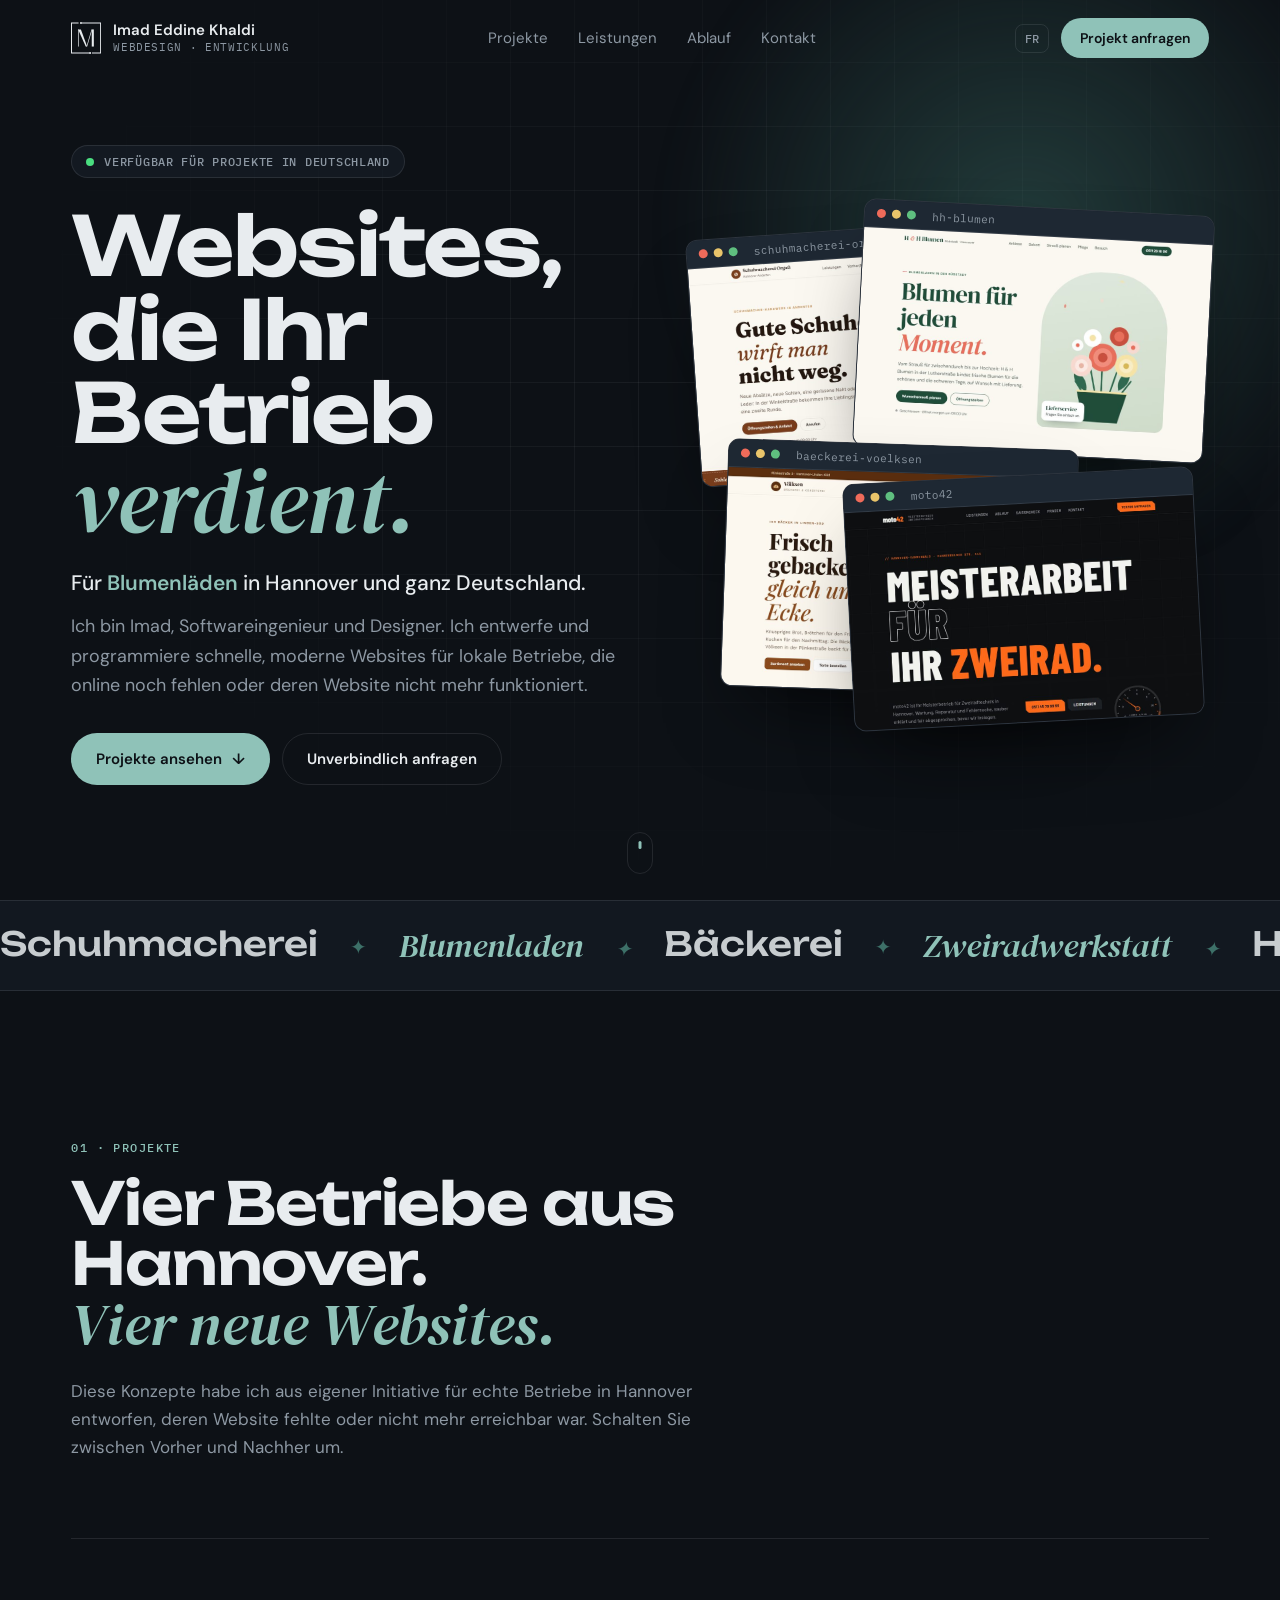
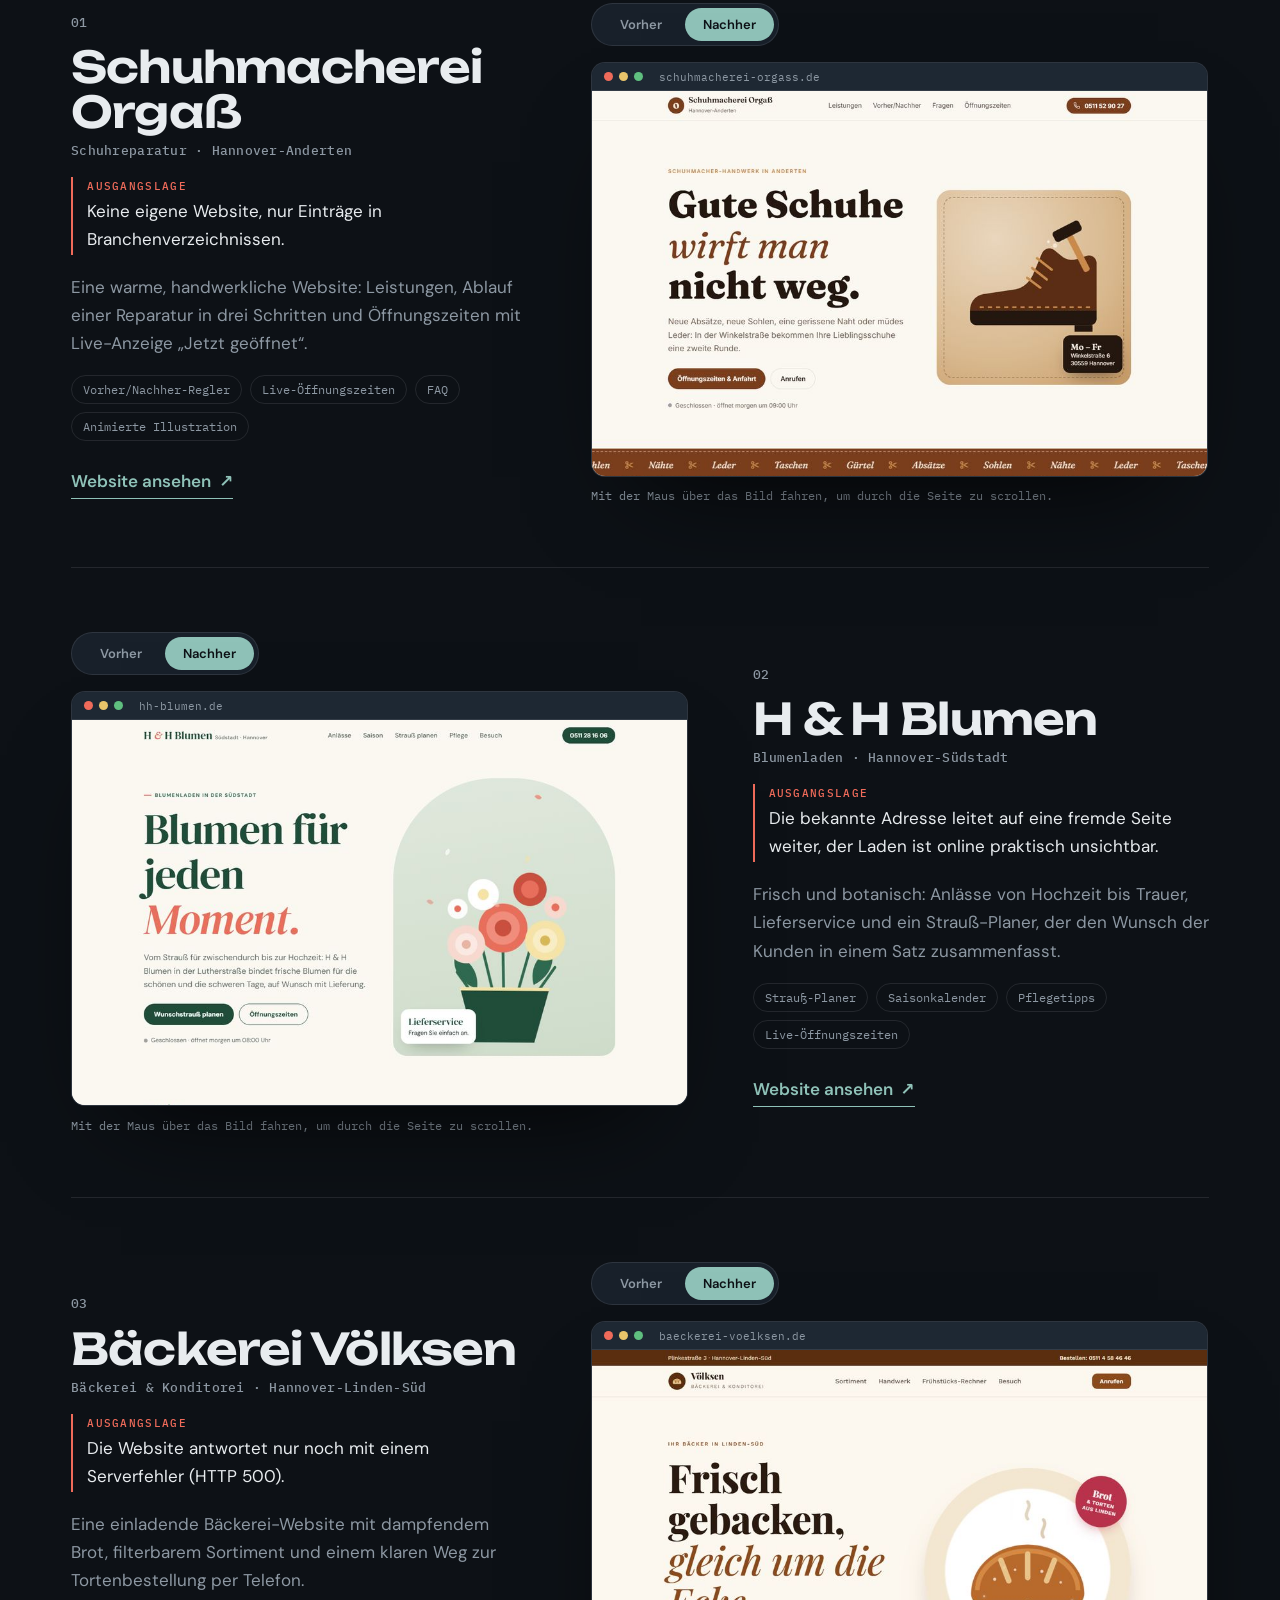
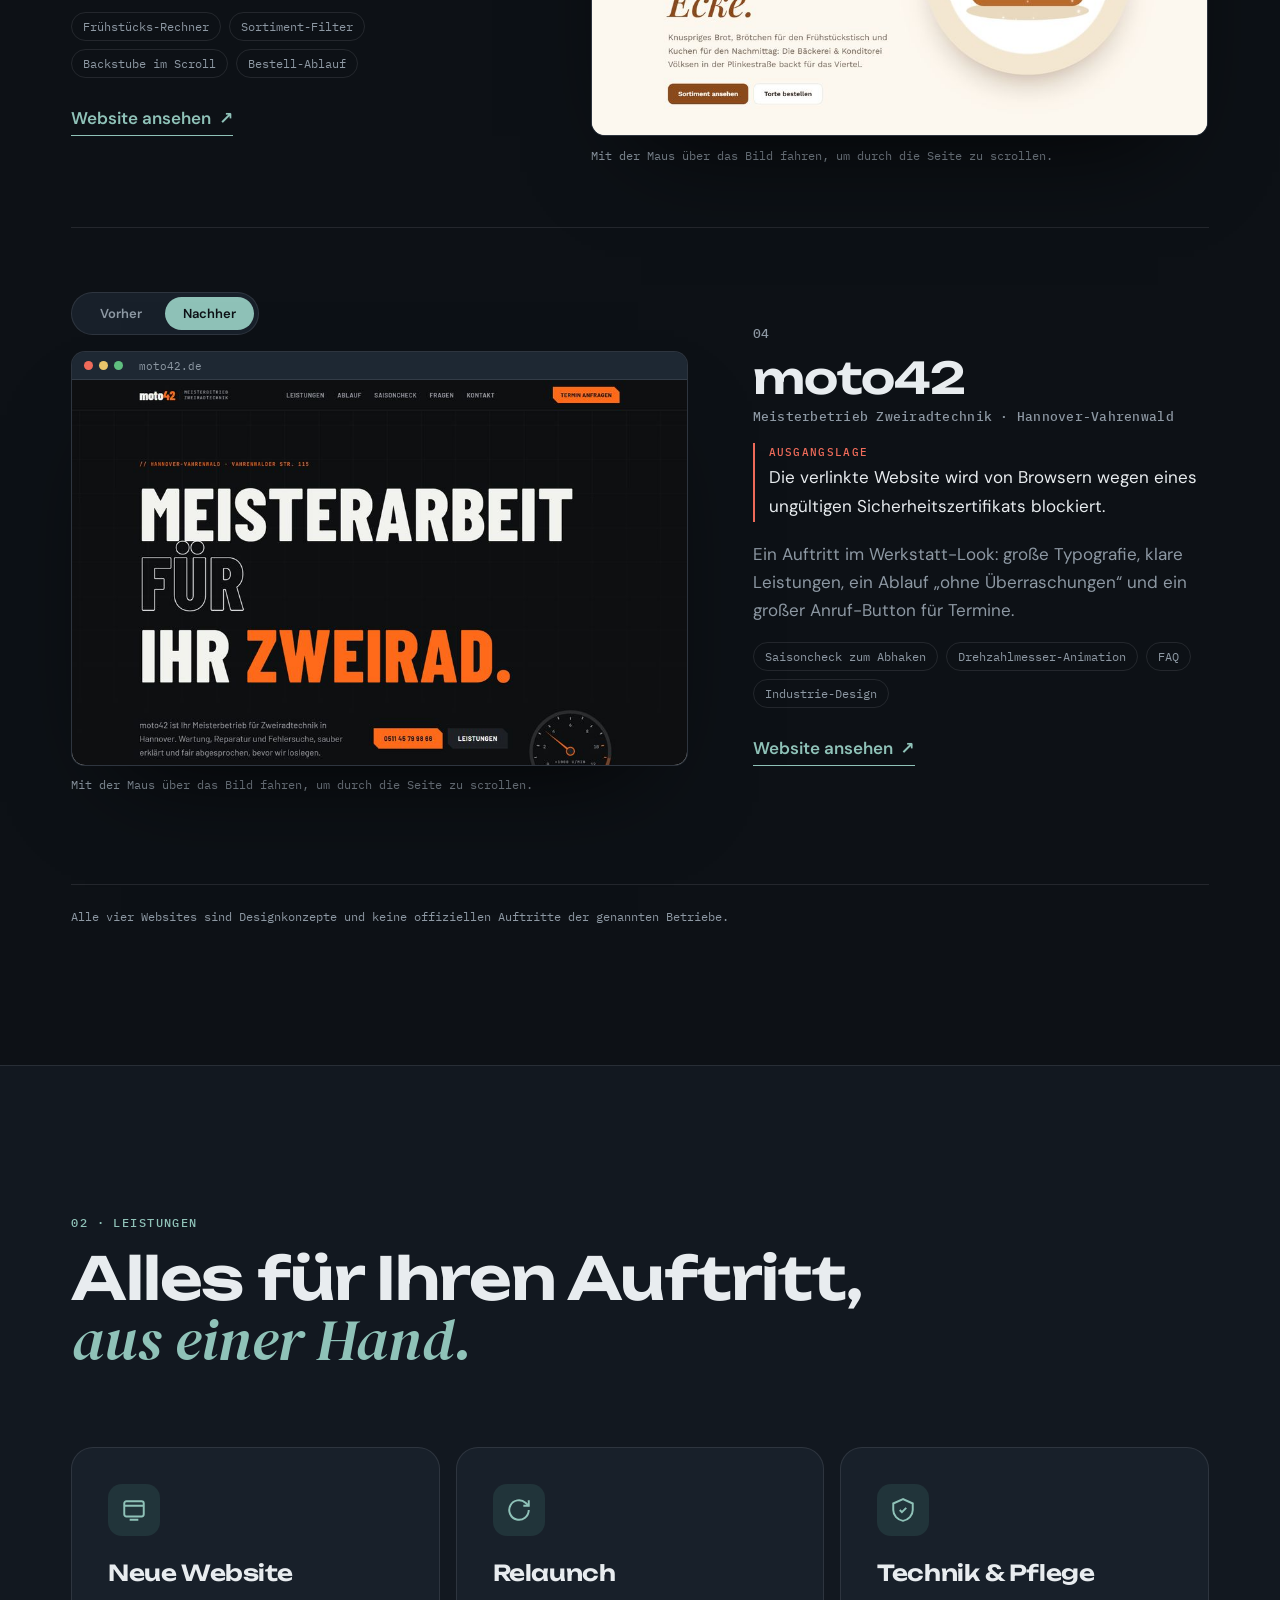
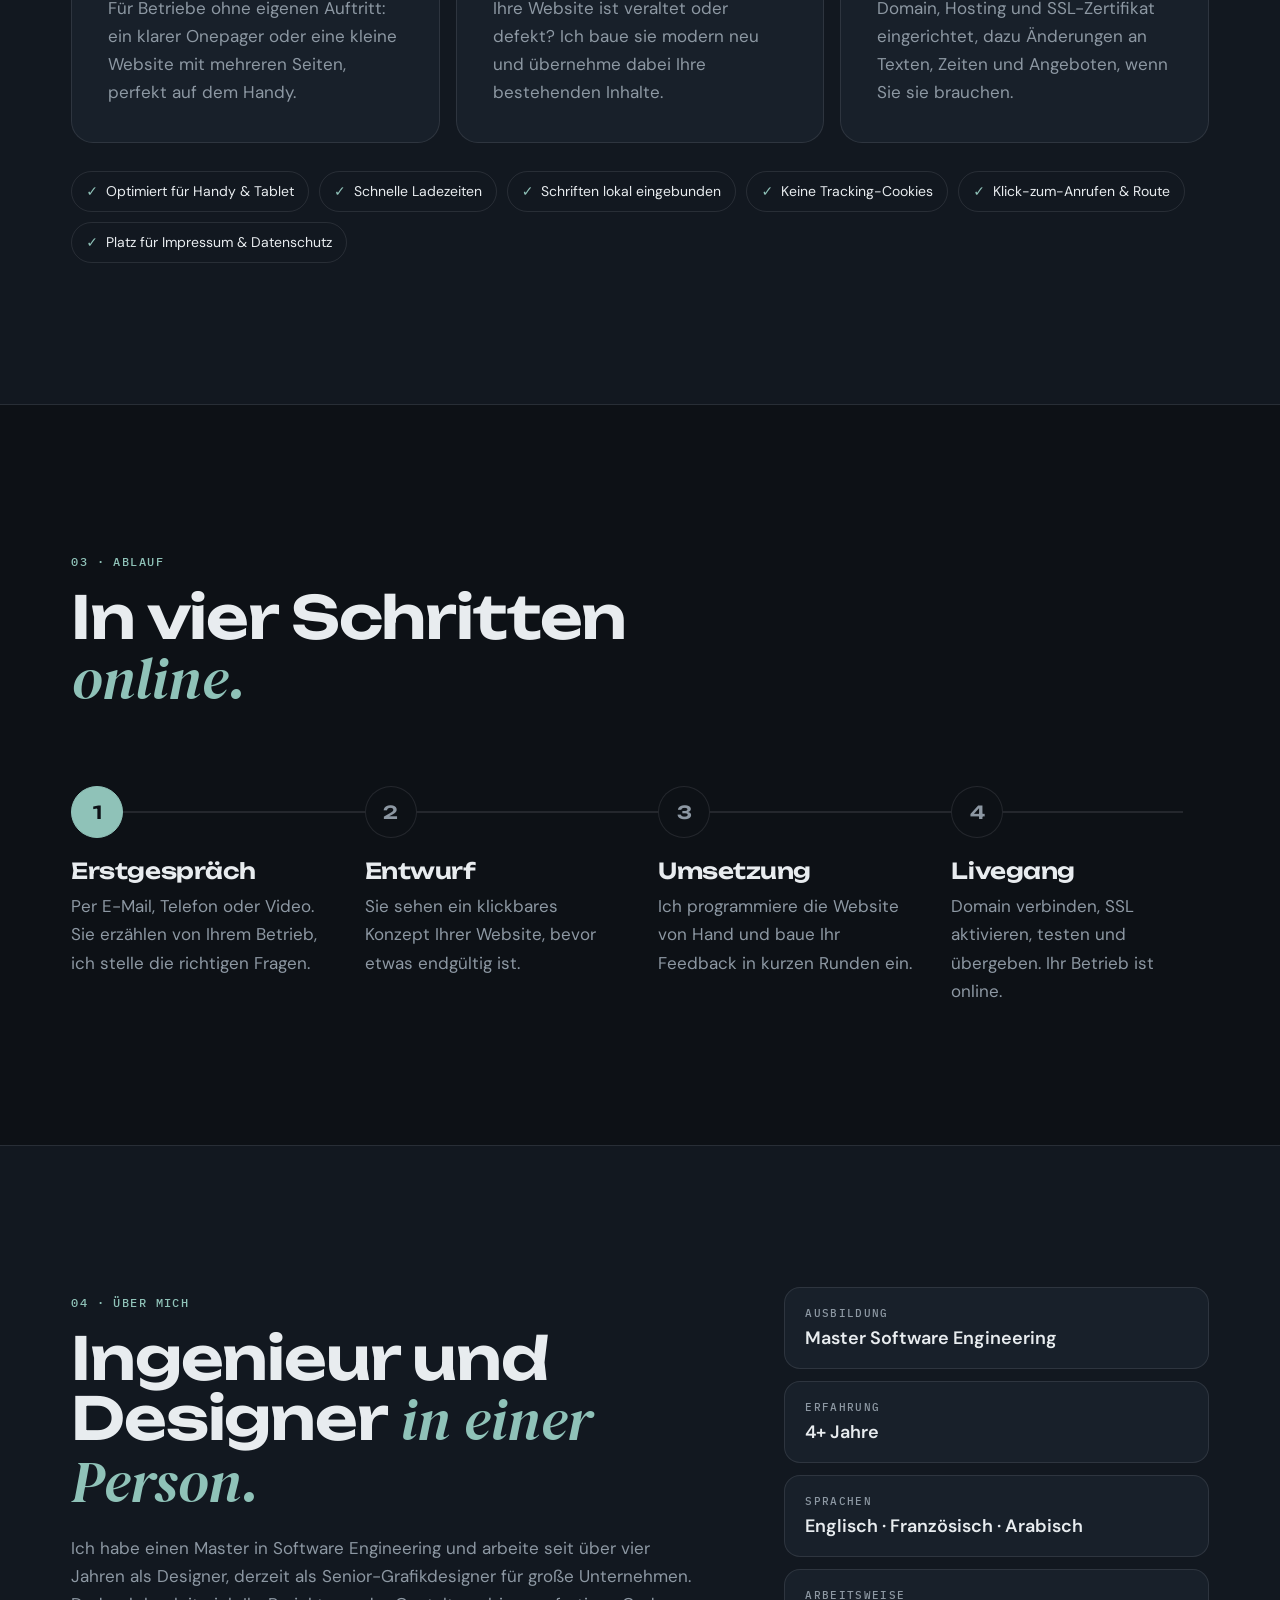
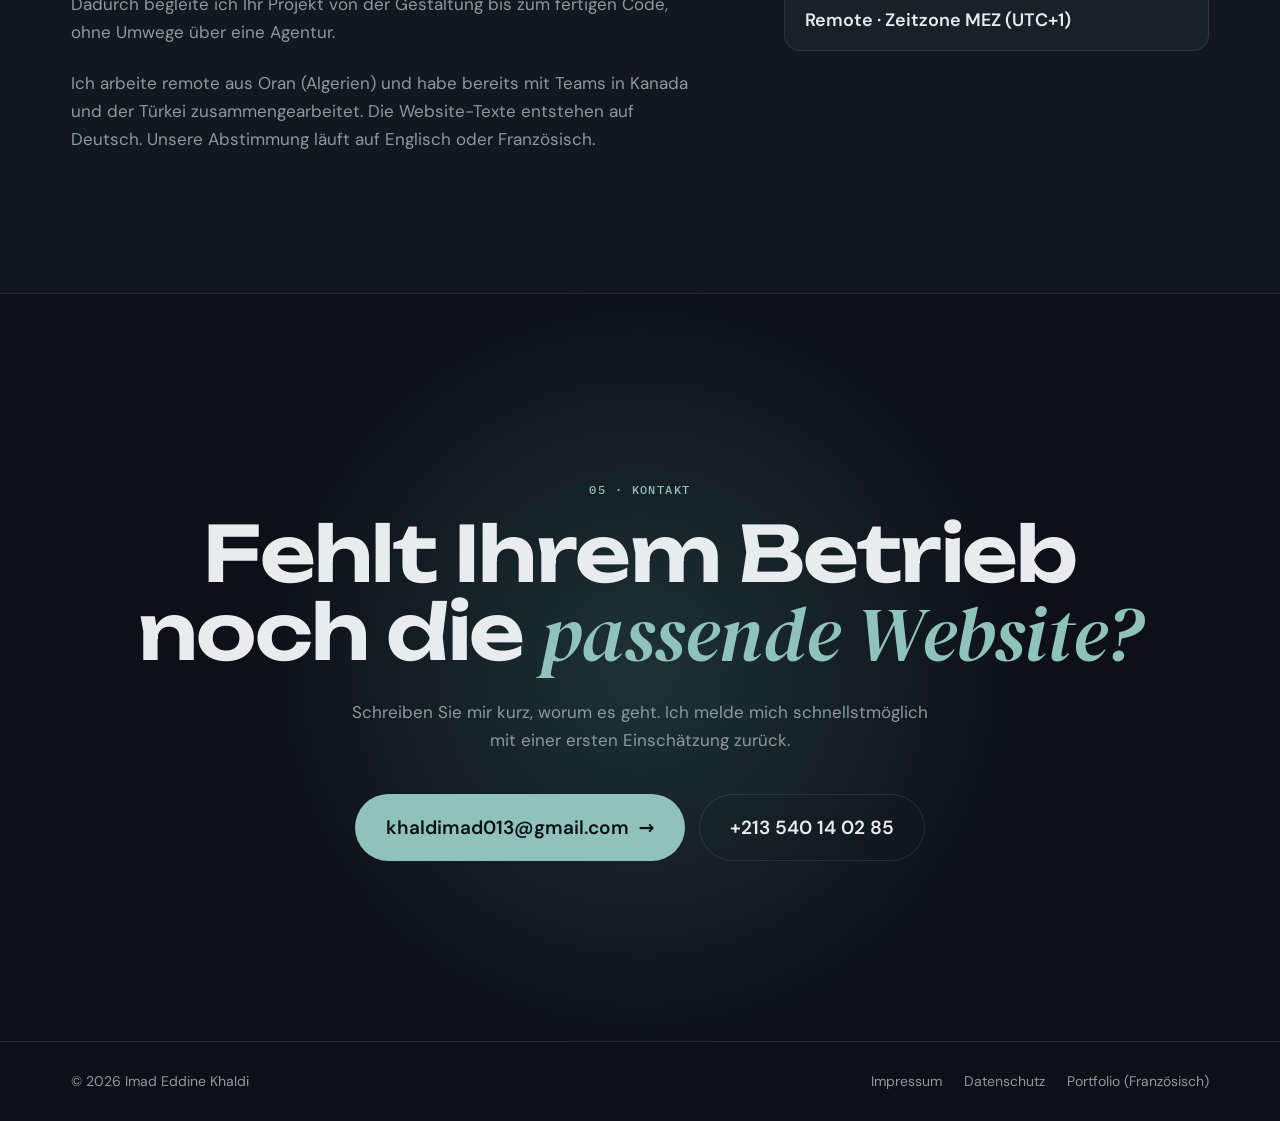
<file: index.html>
<!doctype html>
<html lang="de">
<head>
<meta charset="utf-8">
<meta name="viewport" content="width=device-width, initial-scale=1">
<title>Imad Eddine Khaldi · Webdesign für lokale Betriebe in Deutschland</title>
<meta name="description" content="Moderne, schnelle Websites für Bäckereien, Blumenläden, Werkstätten und Handwerksbetriebe in Hannover und ganz Deutschland. Entworfen und programmiert von Imad Eddine Khaldi.">
<meta property="og:title" content="Imad Eddine Khaldi · Webdesign für lokale Betriebe">
<meta property="og:description" content="Vier Betriebe aus Hannover, vier neue Websites. Sehen Sie Vorher und Nachher.">
<meta property="og:image" content="/assets/covers/hh-blumen.jpg">
<meta property="og:locale" content="de_DE">
<link rel="alternate" hreflang="fr" href="https://www.imadportfolio.dev/">
<link rel="alternate" hreflang="de" href="https://de.imadportfolio.dev/">
<link rel="icon" href="/favicon.svg" type="image/svg+xml">
<link rel="stylesheet" href="/fonts/fonts.css">
<link rel="stylesheet" href="/styles.css">
<script src="/main.js" defer></script>
</head>
<body>
<a class="skip" href="#projekte">Zum Inhalt springen</a>

<header class="hdr" id="hdr">
  <div class="wrap hdr-in">
    <a class="brand" href="#top" aria-label="Imad Eddine Khaldi, zum Seitenanfang">
      <svg viewBox="0 0 578 610" fill="currentColor" aria-hidden="true"><g fill="none" stroke="currentColor" stroke-width="22" stroke-linecap="square"><path d="M135 15H8V595H352"/><path d="M207 15H572V595H415"/></g><rect x="175" y="0" width="32" height="32"/><rect x="352" y="578" width="34" height="32"/><rect x="137" y="140" width="13" height="330"/><path d="M137 140H191L311 470H284Z"/><path d="M396 140H409L311 470H298Z"/><rect x="400" y="140" width="40" height="330"/></svg>
      <span>Imad Eddine Khaldi<small>Webdesign · Entwicklung</small></span>
    </a>
    <nav class="nav" aria-label="Hauptnavigation">
      <a href="#projekte">Projekte</a><a href="#leistungen">Leistungen</a><a href="#ablauf">Ablauf</a><a href="#kontakt">Kontakt</a>
    </nav>
    <div class="hdr-right">
      <a class="lang" href="https://www.imadportfolio.dev/" hreflang="fr" lang="fr" title="Version française">FR</a>
      <a class="btn btn-sm magnetic" href="#kontakt">Projekt anfragen</a>
    </div>
  </div>
</header>

<main id="top">
  <!-- HERO -->
  <section class="hero">
    <div class="hero-grid" aria-hidden="true"></div>
    <div class="hero-glow" aria-hidden="true"></div>
    <div class="wrap hero-in">
      <div class="hero-copy">
        <span class="chip in-load"><i></i>Verfügbar für Projekte in Deutschland</span>
        <h1 class="split" data-split>Websites, die Ihr Betrieb <em>verdient.</em></h1>
        <p class="rotator in-load" aria-live="polite">Für <span class="rot"><b>Bäckereien</b><b>Blumenläden</b><b>Werkstätten</b><b>Handwerksbetriebe</b><b>Bäckereien</b></span> in Hannover und ganz Deutschland.</p>
        <p class="lead in-load">Ich bin Imad, Softwareingenieur und Designer. Ich entwerfe und programmiere schnelle, moderne Websites für lokale Betriebe, die online noch fehlen oder deren Website nicht mehr funktioniert.</p>
        <div class="ctas in-load">
          <a class="btn magnetic" href="#projekte">Projekte ansehen <span aria-hidden="true">↓</span></a>
          <a class="btn btn-ghost magnetic" href="#kontakt">Unverbindlich anfragen</a>
        </div>
      </div>
      <div class="stack" aria-hidden="true">
        <figure class="win w1" data-depth="18"><div class="win-bar"><i></i><i></i><i></i><span>schuhmacherei-orgass</span></div><img src="/assets/covers/schuhmacherei-orgass.jpg" alt="" width="960" height="600"></figure>
        <figure class="win w2" data-depth="34"><div class="win-bar"><i></i><i></i><i></i><span>hh-blumen</span></div><img src="/assets/covers/hh-blumen.jpg" alt="" width="960" height="600"></figure>
        <figure class="win w3" data-depth="26"><div class="win-bar"><i></i><i></i><i></i><span>baeckerei-voelksen</span></div><img src="/assets/covers/baeckerei-voelksen.jpg" alt="" width="960" height="600"></figure>
        <figure class="win w4" data-depth="42"><div class="win-bar"><i></i><i></i><i></i><span>moto42</span></div><img src="/assets/covers/moto42.jpg" alt="" width="960" height="600"></figure>
      </div>
    </div>
    <a class="scroll-cue" href="#projekte" aria-label="Nach unten scrollen"><span></span></a>
  </section>

  <!-- MARQUEE -->
  <div class="marquee" aria-hidden="true">
    <div class="marquee-track">
      <span>Schuhmacherei</span><span>Blumenladen</span><span>Bäckerei</span><span>Zweiradwerkstatt</span><span>Hannover</span><span>Anderten</span><span>Südstadt</span><span>Linden</span><span>Vahrenwald</span>
      <span>Schuhmacherei</span><span>Blumenladen</span><span>Bäckerei</span><span>Zweiradwerkstatt</span><span>Hannover</span><span>Anderten</span><span>Südstadt</span><span>Linden</span><span>Vahrenwald</span>
    </div>
  </div>

  <!-- PROJECTS -->
  <section class="sec" id="projekte">
    <div class="wrap">
      <div class="sec-head">
        <span class="kicker rv">01 · Projekte</span>
        <h2 class="rv">Vier Betriebe aus Hannover.<br><em>Vier neue Websites.</em></h2>
        <p class="rv">Diese Konzepte habe ich aus eigener Initiative für echte Betriebe in Hannover entworfen, deren Website fehlte oder nicht mehr erreichbar war. Schalten Sie zwischen Vorher und Nachher um.</p>
      </div>

      <!-- Project 1 -->
      <article class="proj rv" data-proj>
        <div class="proj-info">
          <span class="proj-num">01</span>
          <h3>Schuhmacherei Orgaß</h3>
          <p class="proj-meta">Schuhreparatur · Hannover-Anderten</p>
          <p class="proj-issue"><b>Ausgangslage</b>Keine eigene Website, nur Einträge in Branchenverzeichnissen.</p>
          <p>Eine warme, handwerkliche Website: Leistungen, Ablauf einer Reparatur in drei Schritten und Öffnungszeiten mit Live-Anzeige „Jetzt geöffnet“.</p>
          <ul class="tags"><li>Vorher/Nachher-Regler</li><li>Live-Öffnungszeiten</li><li>FAQ</li><li>Animierte Illustration</li></ul>
          <a class="link-arrow" href="/sites/schuhmacherei-orgass/" target="_blank" rel="noopener">Website ansehen <span aria-hidden="true">↗</span></a>
        </div>
        <div class="proj-view">
          <div class="toggle" role="group" aria-label="Ansicht wählen"><button type="button" aria-pressed="false" data-view="before">Vorher</button><button type="button" aria-pressed="true" data-view="after">Nachher</button><span class="toggle-pill" aria-hidden="true"></span></div>
          <div class="frame" data-state="after">
            <div class="win-bar"><i></i><i></i><i></i><span class="url">schuhmacherei-orgass.de</span></div>
            <div class="screen">
              <div class="before b-none"><svg viewBox="0 0 64 64" fill="none" stroke="currentColor" stroke-width="3"><circle cx="28" cy="28" r="16"/><path d="m40 40 12 12"/></svg><b>Keine Website gefunden</b><span>Kunden finden online nur Adresse und Telefonnummer in Verzeichnissen.</span></div>
              <div class="after"><img src="/assets/shots/schuhmacherei-orgass.jpg" alt="Neue Website der Schuhmacherei Orgaß, ganze Seite" width="960" height="2133" loading="lazy"></div>
            </div>
          </div>
          <p class="hint">Mit der Maus über das Bild fahren, um durch die Seite zu scrollen.</p>
        </div>
      </article>

      <!-- Project 2 -->
      <article class="proj rv" data-proj>
        <div class="proj-info">
          <span class="proj-num">02</span>
          <h3>H &amp; H Blumen</h3>
          <p class="proj-meta">Blumenladen · Hannover-Südstadt</p>
          <p class="proj-issue"><b>Ausgangslage</b>Die bekannte Adresse leitet auf eine fremde Seite weiter, der Laden ist online praktisch unsichtbar.</p>
          <p>Frisch und botanisch: Anlässe von Hochzeit bis Trauer, Lieferservice und ein Strauß-Planer, der den Wunsch der Kunden in einem Satz zusammenfasst.</p>
          <ul class="tags"><li>Strauß-Planer</li><li>Saisonkalender</li><li>Pflegetipps</li><li>Live-Öffnungszeiten</li></ul>
          <a class="link-arrow" href="/sites/hh-blumen/" target="_blank" rel="noopener">Website ansehen <span aria-hidden="true">↗</span></a>
        </div>
        <div class="proj-view">
          <div class="toggle" role="group" aria-label="Ansicht wählen"><button type="button" aria-pressed="false" data-view="before">Vorher</button><button type="button" aria-pressed="true" data-view="after">Nachher</button><span class="toggle-pill" aria-hidden="true"></span></div>
          <div class="frame" data-state="after">
            <div class="win-bar"><i></i><i></i><i></i><span class="url">hh-blumen.de</span></div>
            <div class="screen">
              <div class="before b-redirect"><span class="spinner"></span><b>Weiterleitung …</b><span>Die Adresse führt nicht mehr zum Blumenladen, sondern auf eine fremde Seite.</span></div>
              <div class="after"><img src="/assets/shots/hh-blumen.jpg" alt="Neue Website von H &amp; H Blumen, ganze Seite" width="960" height="2133" loading="lazy"></div>
            </div>
          </div>
          <p class="hint">Mit der Maus über das Bild fahren, um durch die Seite zu scrollen.</p>
        </div>
      </article>

      <!-- Project 3 -->
      <article class="proj rv" data-proj>
        <div class="proj-info">
          <span class="proj-num">03</span>
          <h3>Bäckerei Völksen</h3>
          <p class="proj-meta">Bäckerei &amp; Konditorei · Hannover-Linden-Süd</p>
          <p class="proj-issue"><b>Ausgangslage</b>Die Website antwortet nur noch mit einem Serverfehler (HTTP 500).</p>
          <p>Eine einladende Bäckerei-Website mit dampfendem Brot, filterbarem Sortiment und einem klaren Weg zur Tortenbestellung per Telefon.</p>
          <ul class="tags"><li>Frühstücks-Rechner</li><li>Sortiment-Filter</li><li>Backstube im Scroll</li><li>Bestell-Ablauf</li></ul>
          <a class="link-arrow" href="/sites/baeckerei-voelksen/" target="_blank" rel="noopener">Website ansehen <span aria-hidden="true">↗</span></a>
        </div>
        <div class="proj-view">
          <div class="toggle" role="group" aria-label="Ansicht wählen"><button type="button" aria-pressed="false" data-view="before">Vorher</button><button type="button" aria-pressed="true" data-view="after">Nachher</button><span class="toggle-pill" aria-hidden="true"></span></div>
          <div class="frame" data-state="after">
            <div class="win-bar"><i></i><i></i><i></i><span class="url">baeckerei-voelksen.de</span></div>
            <div class="screen">
              <div class="before b-500"><code>500</code><b>Internal Server Error</b><span>Besucher sehen eine leere Seite statt Brot, Kuchen und Öffnungszeiten.</span></div>
              <div class="after"><img src="/assets/shots/baeckerei-voelksen.jpg" alt="Neue Website der Bäckerei Völksen, ganze Seite" width="960" height="2133" loading="lazy"></div>
            </div>
          </div>
          <p class="hint">Mit der Maus über das Bild fahren, um durch die Seite zu scrollen.</p>
        </div>
      </article>

      <!-- Project 4 -->
      <article class="proj rv" data-proj>
        <div class="proj-info">
          <span class="proj-num">04</span>
          <h3>moto42</h3>
          <p class="proj-meta">Meisterbetrieb Zweiradtechnik · Hannover-Vahrenwald</p>
          <p class="proj-issue"><b>Ausgangslage</b>Die verlinkte Website wird von Browsern wegen eines ungültigen Sicherheitszertifikats blockiert.</p>
          <p>Ein Auftritt im Werkstatt-Look: große Typografie, klare Leistungen, ein Ablauf „ohne Überraschungen“ und ein großer Anruf-Button für Termine.</p>
          <ul class="tags"><li>Saisoncheck zum Abhaken</li><li>Drehzahlmesser-Animation</li><li>FAQ</li><li>Industrie-Design</li></ul>
          <a class="link-arrow" href="/sites/moto42/" target="_blank" rel="noopener">Website ansehen <span aria-hidden="true">↗</span></a>
        </div>
        <div class="proj-view">
          <div class="toggle" role="group" aria-label="Ansicht wählen"><button type="button" aria-pressed="false" data-view="before">Vorher</button><button type="button" aria-pressed="true" data-view="after">Nachher</button><span class="toggle-pill" aria-hidden="true"></span></div>
          <div class="frame" data-state="after">
            <div class="win-bar"><i></i><i></i><i></i><span class="url">moto42.de</span></div>
            <div class="screen">
              <div class="before b-cert"><svg viewBox="0 0 64 64" fill="none" stroke="currentColor" stroke-width="3"><path d="M32 6 54 14v16c0 14-9 24-22 28C19 54 10 44 10 30V14z"/><path d="M32 22v14M32 42v2"/></svg><b>Ihre Verbindung ist nicht privat</b><span>Browser warnen vor der Seite. Die meisten Besucher kehren hier um.</span></div>
              <div class="after"><img src="/assets/shots/moto42.jpg" alt="Neue Website von moto42, ganze Seite" width="960" height="2133" loading="lazy"></div>
            </div>
          </div>
          <p class="hint">Mit der Maus über das Bild fahren, um durch die Seite zu scrollen.</p>
        </div>
      </article>

      <p class="note rv">Alle vier Websites sind Designkonzepte und keine offiziellen Auftritte der genannten Betriebe.</p>
    </div>
  </section>

  <!-- SERVICES -->
  <section class="sec sec-alt" id="leistungen">
    <div class="wrap">
      <div class="sec-head">
        <span class="kicker rv">02 · Leistungen</span>
        <h2 class="rv">Alles für Ihren Auftritt,<br><em>aus einer Hand.</em></h2>
      </div>
      <div class="cards">
        <article class="card rv spot"><span class="card-ic"><svg viewBox="0 0 24 24" fill="none" stroke="currentColor" stroke-width="1.8"><rect x="3" y="4" width="18" height="14" rx="2"/><path d="M3 8h18M8 21h8"/></svg></span><h3>Neue Website</h3><p>Für Betriebe ohne eigenen Auftritt: ein klarer Onepager oder eine kleine Website mit mehreren Seiten, perfekt auf dem Handy.</p></article>
        <article class="card rv spot"><span class="card-ic"><svg viewBox="0 0 24 24" fill="none" stroke="currentColor" stroke-width="1.8"><path d="M21 12a9 9 0 1 1-3-6.7L21 8"/><path d="M21 3v5h-5"/></svg></span><h3>Relaunch</h3><p>Ihre Website ist veraltet oder defekt? Ich baue sie modern neu und übernehme dabei Ihre bestehenden Inhalte.</p></article>
        <article class="card rv spot"><span class="card-ic"><svg viewBox="0 0 24 24" fill="none" stroke="currentColor" stroke-width="1.8"><path d="M12 2 3 6v6c0 5 4 9 9 10 5-1 9-5 9-10V6z"/><path d="m9 12 2 2 4-4"/></svg></span><h3>Technik &amp; Pflege</h3><p>Domain, Hosting und SSL-Zertifikat eingerichtet, dazu Änderungen an Texten, Zeiten und Angeboten, wenn Sie sie brauchen.</p></article>
      </div>
      <ul class="incl rv" aria-label="Immer inklusive">
        <li>Optimiert für Handy &amp; Tablet</li>
        <li>Schnelle Ladezeiten</li>
        <li>Schriften lokal eingebunden</li>
        <li>Keine Tracking-Cookies</li>
        <li>Klick-zum-Anrufen &amp; Route</li>
        <li>Platz für Impressum &amp; Datenschutz</li>
      </ul>
    </div>
  </section>

  <!-- PROCESS -->
  <section class="sec" id="ablauf">
    <div class="wrap">
      <div class="sec-head">
        <span class="kicker rv">03 · Ablauf</span>
        <h2 class="rv">In vier Schritten<br><em>online.</em></h2>
      </div>
      <ol class="steps" id="steps">
        <li class="rv"><span class="step-dot">1</span><h3>Erstgespräch</h3><p>Per E-Mail, Telefon oder Video. Sie erzählen von Ihrem Betrieb, ich stelle die richtigen Fragen.</p></li>
        <li class="rv"><span class="step-dot">2</span><h3>Entwurf</h3><p>Sie sehen ein klickbares Konzept Ihrer Website, bevor etwas endgültig ist.</p></li>
        <li class="rv"><span class="step-dot">3</span><h3>Umsetzung</h3><p>Ich programmiere die Website von Hand und baue Ihr Feedback in kurzen Runden ein.</p></li>
        <li class="rv"><span class="step-dot">4</span><h3>Livegang</h3><p>Domain verbinden, SSL aktivieren, testen und übergeben. Ihr Betrieb ist online.</p></li>
        <span class="steps-line" aria-hidden="true"><span id="stepsFill"></span></span>
      </ol>
    </div>
  </section>

  <!-- ABOUT -->
  <section class="sec sec-alt" id="ueber">
    <div class="wrap about">
      <div class="about-copy">
        <span class="kicker rv">04 · Über mich</span>
        <h2 class="rv">Ingenieur und Designer <em>in einer Person.</em></h2>
        <p class="rv">Ich habe einen Master in Software Engineering und arbeite seit über vier Jahren als Designer, derzeit als Senior-Grafikdesigner für große Unternehmen. Dadurch begleite ich Ihr Projekt von der Gestaltung bis zum fertigen Code, ohne Umwege über eine Agentur.</p>
        <p class="rv">Ich arbeite remote aus Oran (Algerien) und habe bereits mit Teams in Kanada und der Türkei zusammengearbeitet. Die Website-Texte entstehen auf Deutsch. Unsere Abstimmung läuft auf Englisch oder Französisch.</p>
      </div>
      <dl class="facts">
        <div class="rv"><dt>Ausbildung</dt><dd>Master Software Engineering</dd></div>
        <div class="rv"><dt>Erfahrung</dt><dd><span class="count" data-to="4">0</span>+ Jahre</dd></div>
        <div class="rv"><dt>Sprachen</dt><dd>Englisch · Französisch · Arabisch</dd></div>
        <div class="rv"><dt>Arbeitsweise</dt><dd>Remote · Zeitzone MEZ (UTC+1)</dd></div>
      </dl>
    </div>
  </section>

  <!-- CONTACT -->
  <section class="contact" id="kontakt">
    <div class="wrap contact-in">
      <span class="kicker rv">05 · Kontakt</span>
      <h2 class="rv big">Fehlt Ihrem Betrieb noch die <em>passende Website?</em></h2>
      <p class="rv">Schreiben Sie mir kurz, worum es geht. Ich melde mich schnellstmöglich mit einer ersten Einschätzung zurück.</p>
      <div class="contact-ctas rv">
        <a class="btn btn-xl magnetic" href="mailto:khaldimad013@gmail.com?subject=Website-Anfrage%20aus%20Deutschland">khaldimad013@gmail.com <span aria-hidden="true">→</span></a>
        <a class="btn btn-ghost btn-xl magnetic" href="tel:+213540140285">+213 540 14 02 85</a>
      </div>
    </div>
  </section>
</main>

<footer class="ftr">
  <div class="wrap ftr-in">
    <span>© <span id="year">2026</span> Imad Eddine Khaldi</span>
    <nav aria-label="Rechtliches"><a href="/impressum.html">Impressum</a><a href="/datenschutz.html">Datenschutz</a><a href="https://www.imadportfolio.dev/" hreflang="fr">Portfolio (Französisch)</a></nav>
  </div>
</footer>
</body>
</html>
</file>
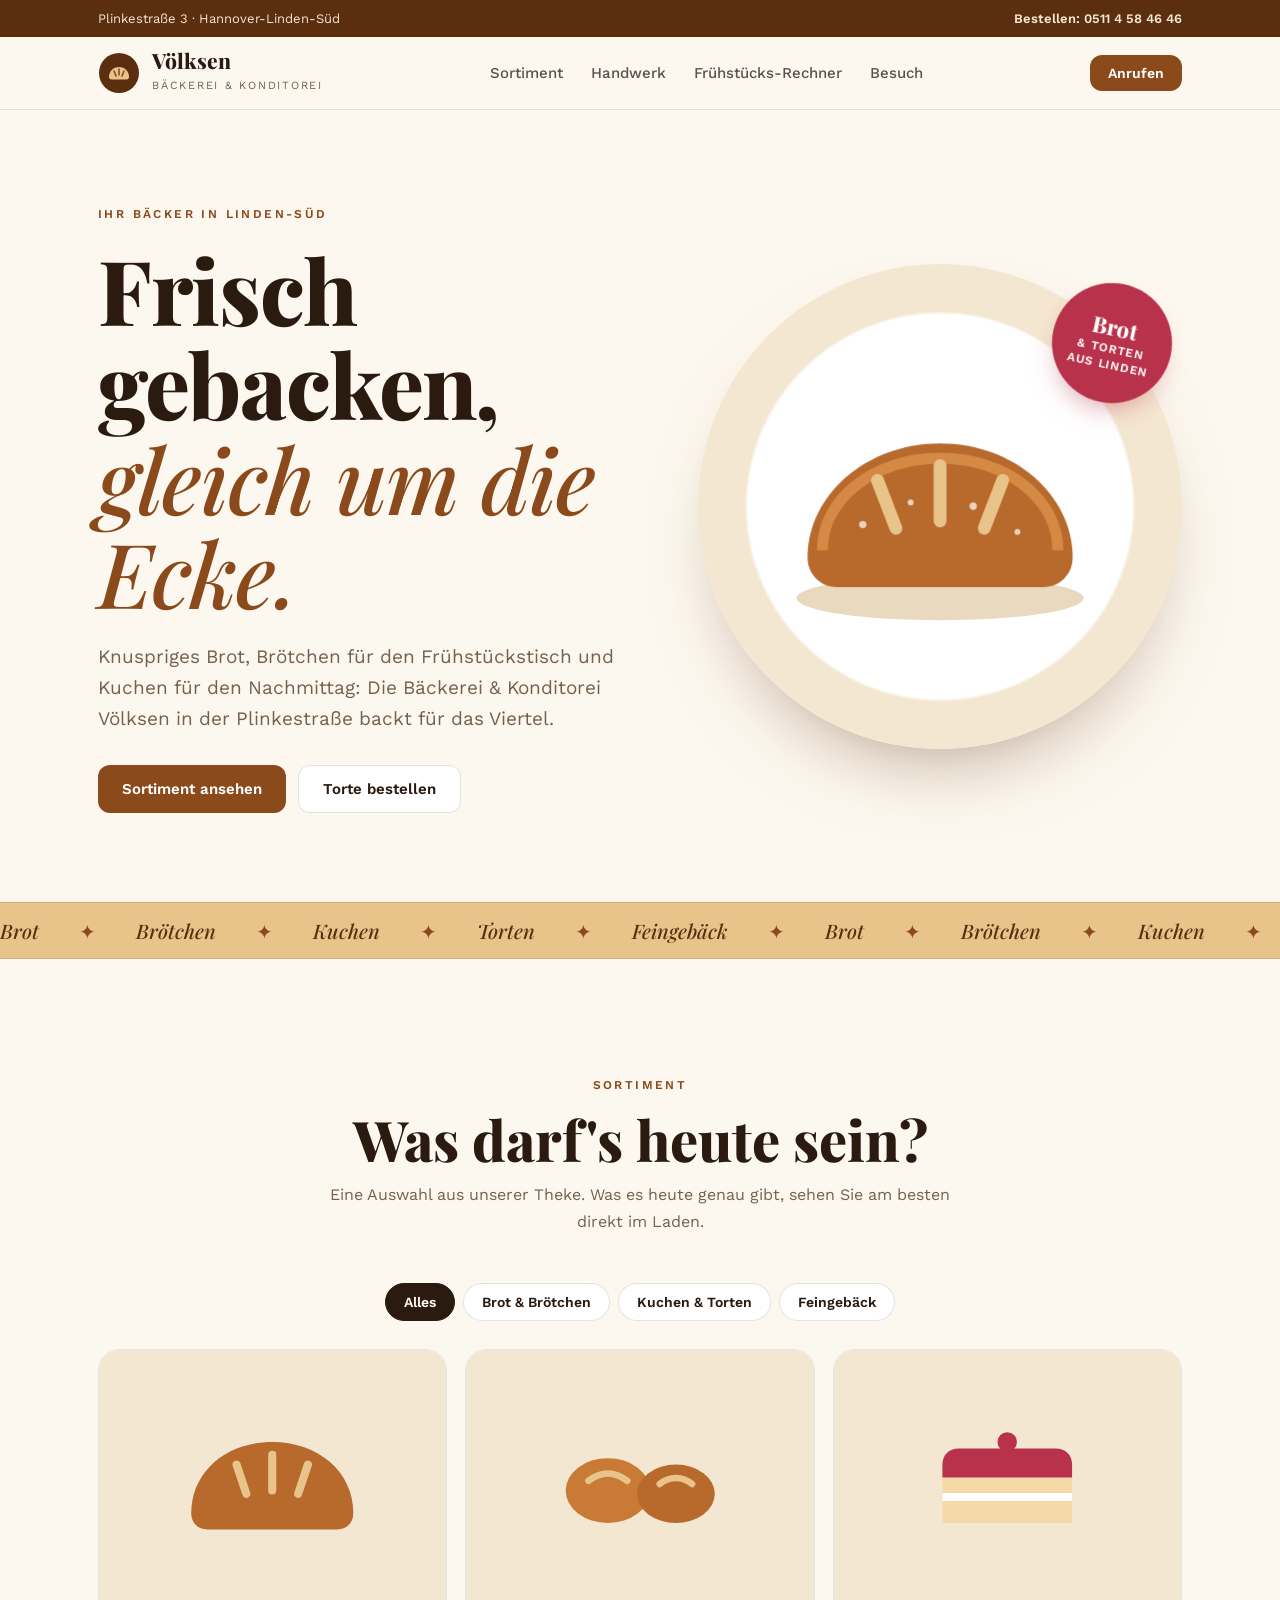
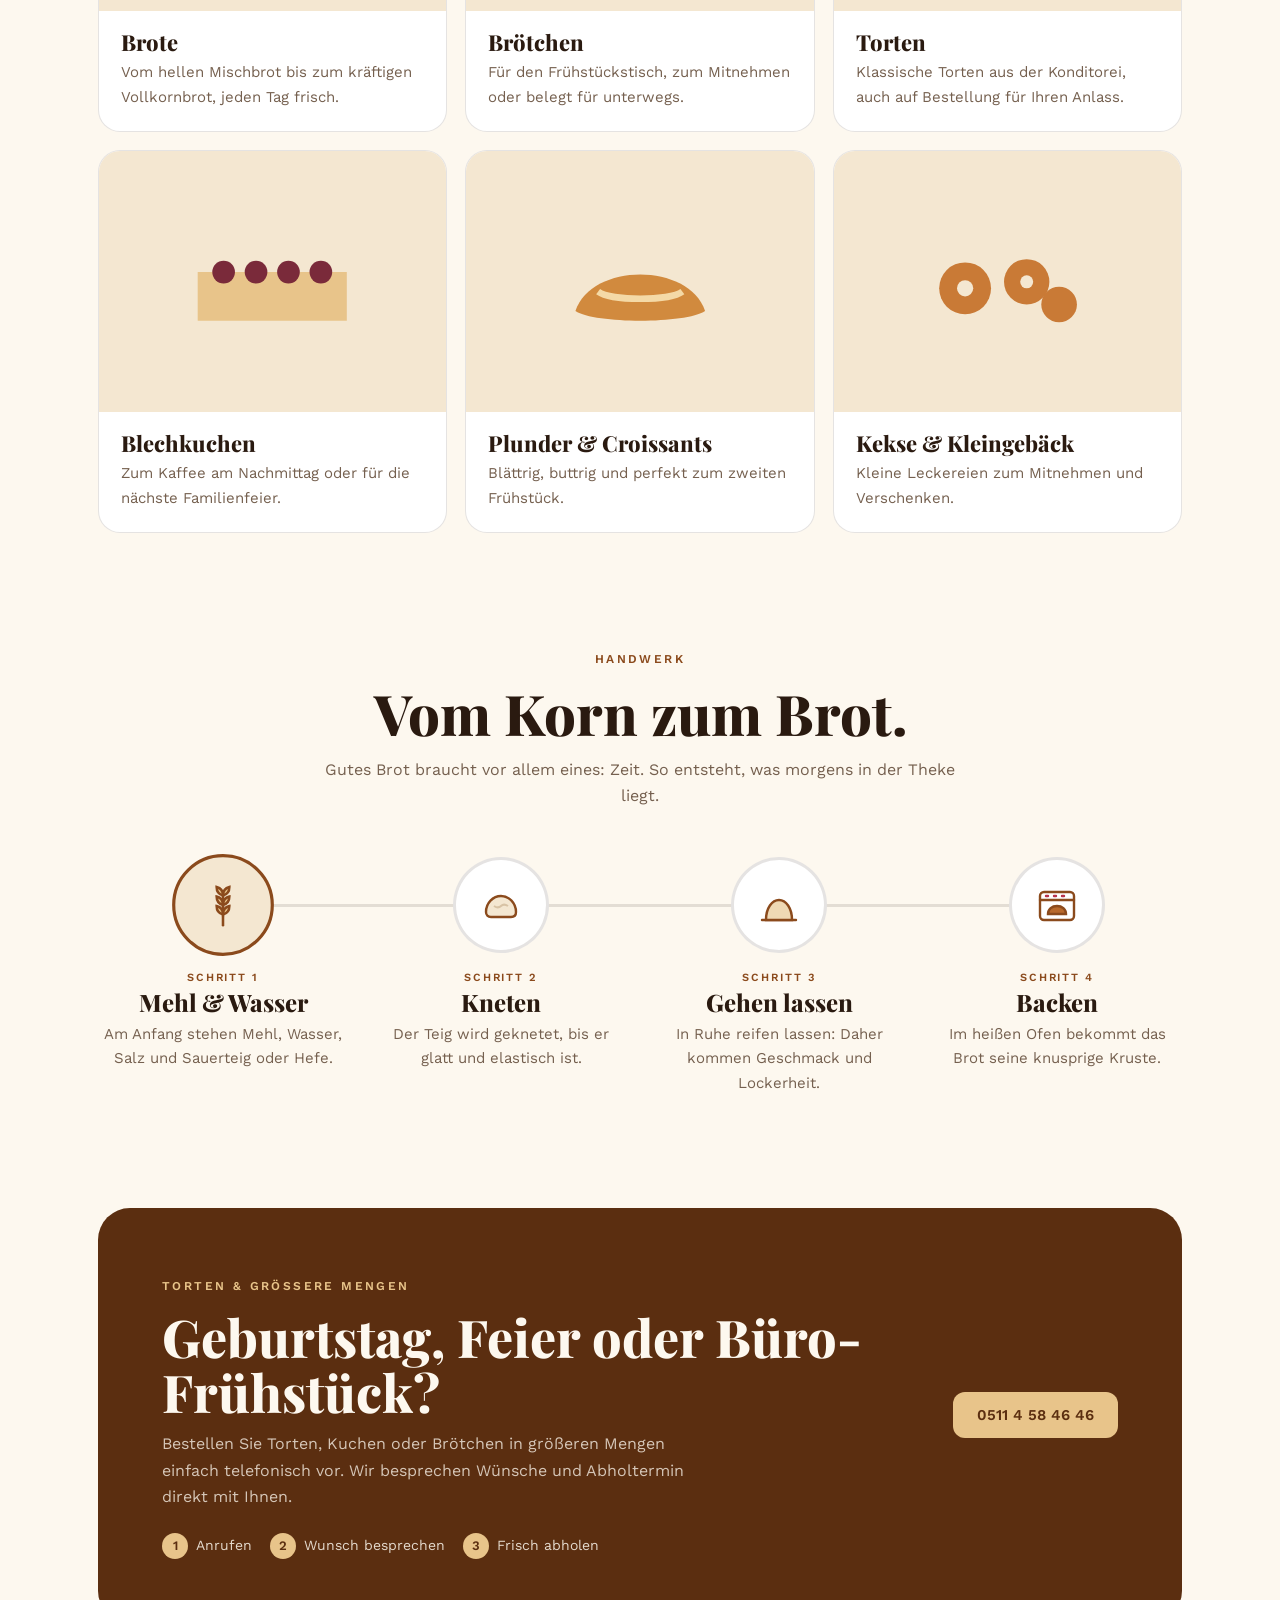
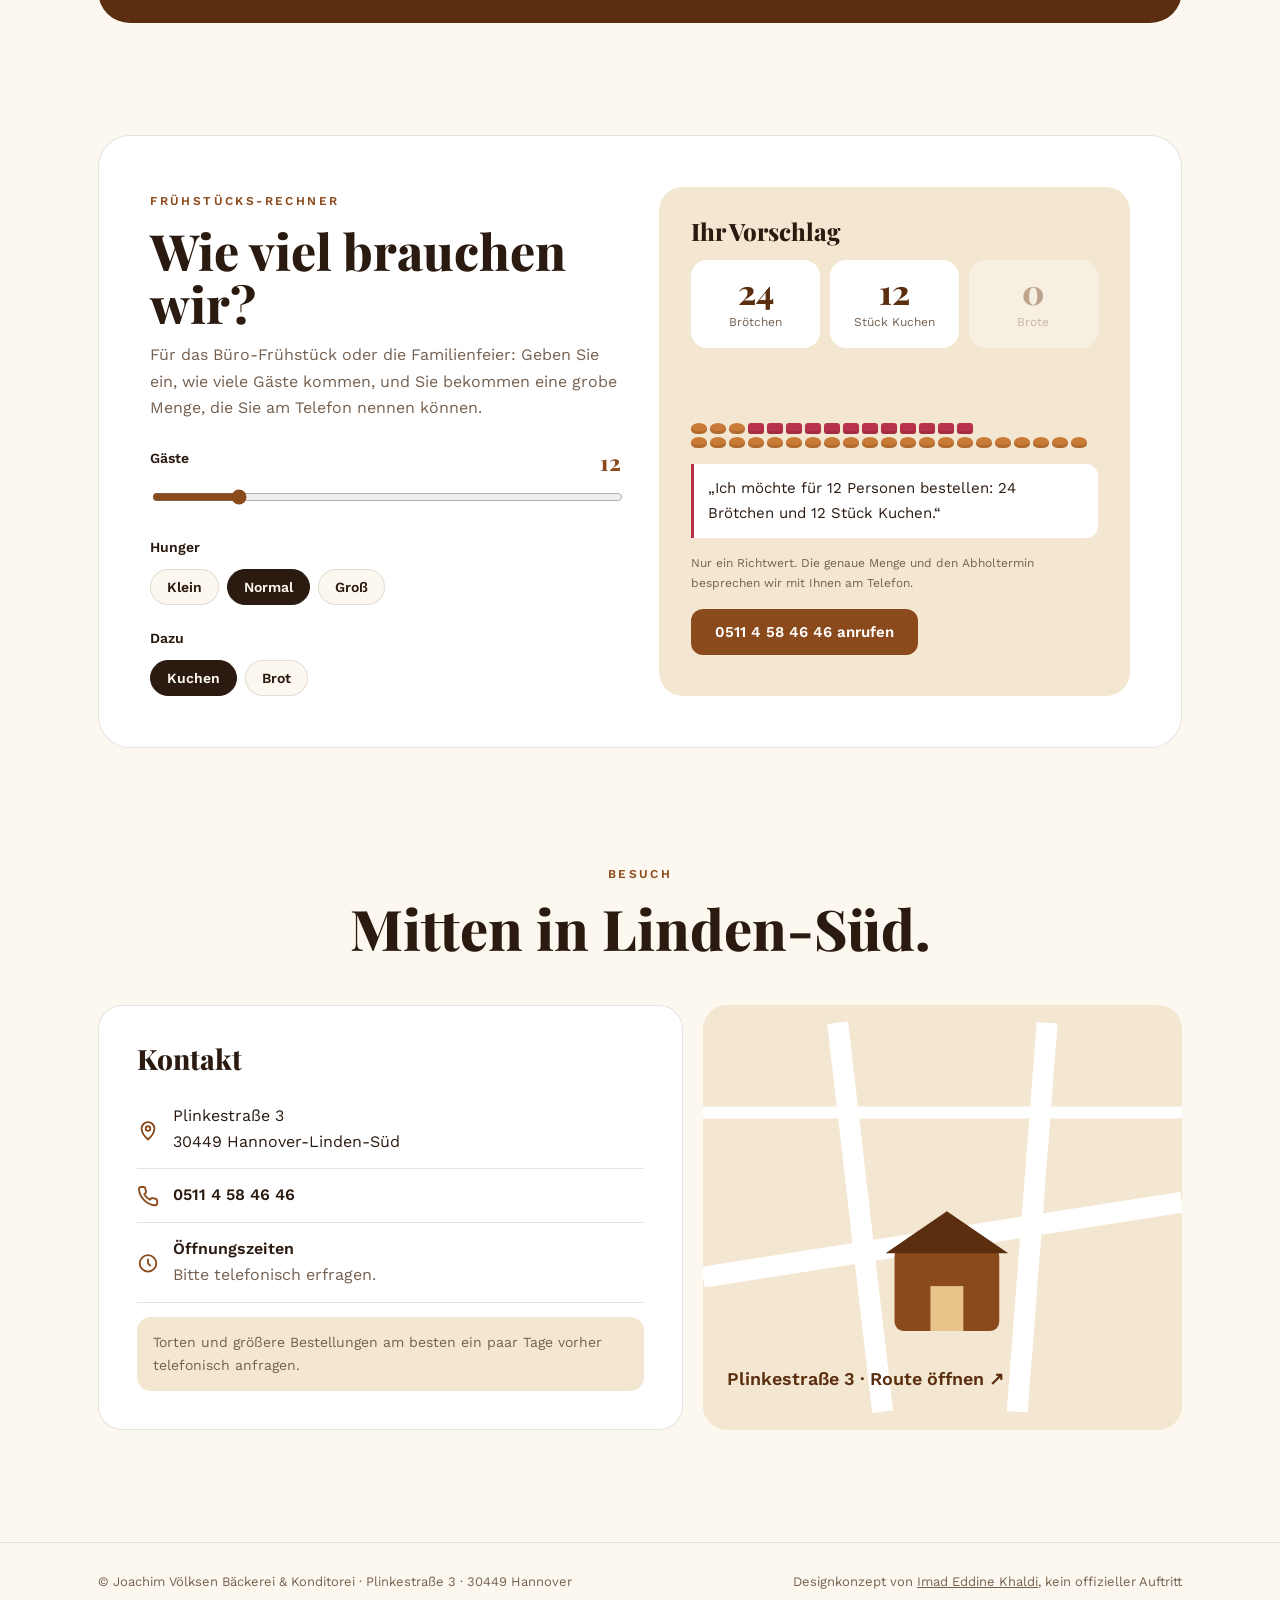
<file: sites/baeckerei-voelksen/index.html>
<!doctype html>
<html lang="de">
<head>
<meta charset="utf-8">
<meta name="viewport" content="width=device-width, initial-scale=1">
<title>Bäckerei &amp; Konditorei Völksen · Hannover-Linden</title>
<meta name="description" content="Joachim Völksen Bäckerei & Konditorei in Hannover-Linden-Süd: Brot, Brötchen, Kuchen und Torten. Plinkestraße 3, Tel. 0511 4 58 46 46.">
<link rel="stylesheet" href="fonts/fonts.css">
<style>
:root{
  --crust:#8b4a1c; --crust-d:#5b2e10; --wheat:#e8c48a; --flour:#fdf8ef; --dough:#f4e7d1; --berry:#b8324b;
  --ink:#2a1a10; --muted:#75604f; --line:rgba(42,26,16,.12);
  --serif:"Playfair Display",Georgia,serif; --sans:"Work Sans",system-ui,sans-serif;
  --gut:clamp(16px,4vw,48px); --ease:cubic-bezier(.16,1,.3,1);
}
*{box-sizing:border-box}
html{scroll-behavior:smooth}
section[id]{scroll-margin-top:84px}
body{margin:0;background:var(--flour);color:var(--ink);font:400 16px/1.65 var(--sans);overflow-x:hidden}
a{color:inherit}
svg{display:block;max-width:100%}
.wrap{max-width:1180px;margin:0 auto;padding:0 var(--gut)}
h1,h2,h3{font-family:var(--serif);line-height:1.05;margin:0;font-weight:800}
.kick{font:600 12px var(--sans);letter-spacing:.2em;text-transform:uppercase;color:var(--crust)}
.btn{display:inline-flex;align-items:center;gap:10px;padding:14px 24px;border-radius:12px;font:600 15px var(--sans);text-decoration:none;transition:transform .3s var(--ease),background .3s}
.btn:hover{transform:translateY(-2px)}
.btn-a{background:var(--crust);color:#fff}.btn-a:hover{background:var(--crust-d)}
.btn-b{background:#fff;color:var(--ink);border:1px solid var(--line)}

/* top bar */
.bar{background:var(--crust-d);color:var(--dough);font-size:13px}
.bar .wrap{display:flex;justify-content:space-between;gap:12px;padding-top:8px;padding-bottom:8px;flex-wrap:wrap}
.bar a{text-decoration:none;font-weight:600}
.hdr{position:sticky;top:0;z-index:20;background:rgba(253,248,239,.92);backdrop-filter:blur(10px);border-bottom:1px solid var(--line)}
.hdr .wrap{display:flex;align-items:center;justify-content:space-between;height:72px;gap:16px}
.logo{display:flex;align-items:center;gap:12px;text-decoration:none}
.logo svg{width:42px;height:42px}
.logo b{display:block;font:800 21px var(--serif);line-height:1}
.logo small{font-size:11px;letter-spacing:.16em;text-transform:uppercase;color:var(--muted)}
.nav{display:flex;gap:28px;font-size:15px;font-weight:500}
.nav a{text-decoration:none;opacity:.75}.nav a:hover{opacity:1}
@media(max-width:780px){.nav{display:none}}

/* hero */
.hero{position:relative;padding:clamp(48px,7vw,96px) 0;overflow:hidden}
.hero .wrap{display:grid;grid-template-columns:1.05fr .95fr;gap:clamp(28px,5vw,64px);align-items:center}
.hero h1{font-size:clamp(46px,7vw,92px);margin:16px 0 22px;letter-spacing:-.015em}
.hero h1 em{font-weight:500;font-style:italic;color:var(--crust)}
.hero p{font-size:clamp(17px,1.6vw,19px);color:var(--muted);max-width:29em;margin:0 0 30px}
.ctas{display:flex;gap:12px;flex-wrap:wrap}
.plate{position:relative;aspect-ratio:1;border-radius:50%;background:radial-gradient(circle,#fff 0 56%,var(--dough) 57% 100%);box-shadow:0 40px 80px -40px rgba(91,46,16,.5)}
.plate svg{position:absolute;inset:12%;width:76%;height:76%}
.steam path{stroke:#d8c3a5;stroke-width:4;fill:none;stroke-linecap:round;animation:steam 3.6s ease-in-out infinite;opacity:0}
.steam path:nth-child(2){animation-delay:1.2s}.steam path:nth-child(3){animation-delay:2.4s}
@keyframes steam{0%{opacity:0;transform:translateY(10px)}40%{opacity:1}100%{opacity:0;transform:translateY(-22px)}}
.stamp{position:absolute;top:4%;right:2%;width:120px;height:120px;border-radius:50%;background:var(--berry);color:#fff;display:grid;place-items:center;text-align:center;font:600 12px/1.3 var(--sans);letter-spacing:.06em;text-transform:uppercase;transform:rotate(12deg);box-shadow:0 14px 30px -14px rgba(184,50,75,.6)}
.stamp b{display:block;font:800 22px var(--serif);text-transform:none;letter-spacing:0}
@media(max-width:860px){.hero .wrap{grid-template-columns:1fr}.plate{max-width:400px;width:100%;margin:0 auto}}

/* ticker */
.ticker{background:var(--wheat);overflow:hidden;white-space:nowrap;border-block:1px solid rgba(91,46,16,.15)}
.ticker div{display:inline-flex;gap:40px;padding:14px 0;animation:tick 30s linear infinite;font:500 italic 20px var(--serif);color:var(--crust-d)}
.ticker span::after{content:"✦";margin-left:40px;font-style:normal;color:var(--crust)}
@keyframes tick{to{transform:translateX(-50%)}}

/* range */
.sec{padding:clamp(64px,9vw,112px) 0}
.head{text-align:center;max-width:640px;margin:0 auto 48px}
.head h2{font-size:clamp(34px,4.8vw,56px);margin:12px 0 14px}
.head p{color:var(--muted);margin:0}
.tabs{display:flex;justify-content:center;gap:8px;flex-wrap:wrap;margin-bottom:28px}
.tabs button{font:600 14px var(--sans);padding:10px 18px;border-radius:999px;border:1px solid var(--line);background:#fff;color:var(--ink);cursor:pointer;transition:background .25s,color .25s}
.tabs button[aria-selected=true]{background:var(--ink);color:var(--flour);border-color:var(--ink)}
.grid{display:grid;grid-template-columns:repeat(3,1fr);gap:18px}
.item{background:#fff;border:1px solid var(--line);border-radius:22px;overflow:hidden;transition:transform .4s var(--ease),box-shadow .4s}
.item:hover{transform:translateY(-5px);box-shadow:0 24px 40px -28px rgba(91,46,16,.5)}
.item .pic{aspect-ratio:4/3;background:var(--dough);display:grid;place-items:center}
.item .pic svg{width:56%}
.item div:last-child{padding:20px 22px 22px}
.item h3{font-size:22px;margin-bottom:6px}
.item p{margin:0;color:var(--muted);font-size:15px}
.item[hidden]{display:none}
@media(max-width:900px){.grid{grid-template-columns:1fr 1fr}}
@media(max-width:560px){.grid{grid-template-columns:1fr}}

/* order */
.order{background:var(--crust-d);color:var(--flour);border-radius:32px;padding:clamp(28px,5vw,64px);display:grid;grid-template-columns:1fr auto;gap:28px;align-items:center;position:relative;overflow:hidden}
.order h2{font-size:clamp(32px,4.4vw,52px);margin:12px 0 12px}
.order .kick{color:var(--wheat)}
.order p{margin:0;color:rgba(253,248,239,.75);max-width:34em}
.order ol{margin:22px 0 0;padding:0;list-style:none;display:flex;gap:18px;flex-wrap:wrap;font-size:14px;color:rgba(253,248,239,.85)}
.order ol li{display:flex;align-items:center;gap:8px}
.order ol b{width:26px;height:26px;border-radius:50%;background:var(--wheat);color:var(--crust-d);display:grid;place-items:center;font-size:13px}
.order .btn-a{background:var(--wheat);color:var(--crust-d)}
.order .btn-a:hover{background:#f2d7a8}
@media(max-width:760px){.order{grid-template-columns:1fr}}

/* visit */
.visit{display:grid;grid-template-columns:1.1fr .9fr;gap:20px}
.card{background:#fff;border:1px solid var(--line);border-radius:24px;padding:clamp(22px,3vw,38px)}
.card h3{font-size:28px;margin-bottom:16px}
.row{display:flex;gap:14px;padding:13px 0;border-bottom:1px solid var(--line)}
.row:last-child{border:0}
.row svg{width:22px;flex:none;color:var(--crust);margin-top:2px}
.row a{font-weight:600;text-decoration:none}
.note{background:var(--dough);border-radius:14px;padding:14px 16px;font-size:14px;color:var(--muted);margin-top:14px}
.street{border-radius:24px;overflow:hidden;background:var(--dough)}
.street svg{width:100%;height:100%}
@media(max-width:820px){.visit{grid-template-columns:1fr}}

footer{padding:28px 0;font-size:13px;color:var(--muted);border-top:1px solid var(--line)}
footer .wrap{display:flex;justify-content:space-between;gap:12px;flex-wrap:wrap}

.rv{opacity:0;transform:translateY(24px);transition:opacity .9s var(--ease),transform .9s var(--ease)}
.rv.in{opacity:1;transform:none}
.grid .item.rv:nth-child(3n+2){transition-delay:.08s}.grid .item.rv:nth-child(3n){transition-delay:.16s}
.item .pic svg{transition:transform .5s cubic-bezier(.34,1.56,.64,1)}
.item:hover .pic svg{transform:scale(1.08) rotate(-3deg)}

/* hero entrance: text rises, the loaf rises in the oven, flour dust floats */
.hero .wrap>div:first-child>*{animation:rise 1s var(--ease) both}
.hero .wrap>div:first-child>:nth-child(2){animation-delay:.08s}
.hero .wrap>div:first-child>:nth-child(3){animation-delay:.18s}
.hero .wrap>div:first-child>:nth-child(4){animation-delay:.28s}
@keyframes rise{from{opacity:0;transform:translateY(28px)}}
.loaf{transform-box:fill-box;transform-origin:50% 100%;animation:proof 1.6s cubic-bezier(.34,1.4,.64,1) .3s both}
@keyframes proof{from{transform:scale(.72,.45)}}
.loaf-crust{animation:bake 1.6s ease .3s both}
@keyframes bake{from{fill:#ecd3a8}}
.stamp{animation:stampIn .9s cubic-bezier(.34,1.56,.64,1) 1.1s both}
@keyframes stampIn{from{opacity:0;transform:rotate(-60deg) scale(.3)}}
.dust{position:absolute;inset:0;pointer-events:none;overflow:hidden;border-radius:50%}
.dust i{position:absolute;bottom:22%;width:5px;height:5px;border-radius:50%;background:#fff;opacity:0;animation:dust linear infinite;box-shadow:0 0 6px #fff}
@keyframes dust{0%{opacity:0;transform:translate(0,0)}15%{opacity:.85}100%{opacity:0;transform:translate(var(--dx),-180px)}}

/* from grain to bread */
.journey{position:relative;display:grid;grid-template-columns:repeat(4,1fr);gap:clamp(14px,2.5vw,28px);margin-top:12px}
.journey::before,.journey::after{content:"";position:absolute;left:12.5%;right:12.5%;top:47px;height:3px;border-radius:3px;background:var(--line)}
.journey::after{background:var(--crust);transform-origin:0 50%;transform:scaleX(var(--p,0));transition:transform .2s linear}
.journey article{text-align:center;position:relative;z-index:1}
.journey .ring{width:96px;height:96px;margin:0 auto 18px;border-radius:50%;background:#fff;border:3px solid var(--line);display:grid;place-items:center;transition:border-color .5s,background .5s,transform .6s cubic-bezier(.34,1.56,.64,1)}
.journey .ring svg{width:46px;height:46px}
.journey article.on .ring{border-color:var(--crust);background:var(--dough);transform:scale(1.06)}
.journey h3{font-size:24px;margin-bottom:6px}
.journey p{margin:0;color:var(--muted);font-size:15px;max-width:16em;margin-inline:auto}
.journey small{display:block;font:600 11px var(--sans);letter-spacing:.18em;text-transform:uppercase;color:var(--crust);margin-bottom:6px}
.journey article.on .ring .knead{animation:knead 1.4s ease-in-out infinite}
.knead{transform-box:fill-box;transform-origin:center}
@keyframes knead{50%{transform:scale(1.12,.88)}}
.journey article.on .ring .up{animation:up 2s ease-in-out infinite}
.up{transform-box:fill-box;transform-origin:50% 100%}
@keyframes up{50%{transform:scaleY(1.18)}}
.journey article.on .ring .heat{animation:heat 1s ease-in-out infinite alternate}
@keyframes heat{to{opacity:.35}}
.journey article.on .ring .sway{animation:swayg 2.4s ease-in-out infinite;transform-box:fill-box;transform-origin:50% 100%}
@keyframes swayg{50%{transform:rotate(6deg)}}
@media(max-width:820px){.journey{grid-template-columns:1fr 1fr;row-gap:36px}.journey::before,.journey::after{display:none}}

/* breakfast calculator */
.calc{display:grid;grid-template-columns:1fr 1fr;gap:clamp(20px,3vw,40px);background:#fff;border:1px solid var(--line);border-radius:32px;padding:clamp(24px,4vw,52px)}
.calc h2{font-size:clamp(32px,4.4vw,50px);margin:12px 0 12px}
.calc .intro{color:var(--muted);margin:0 0 26px}
.field{margin-bottom:22px}
.field label,.field .lab{display:flex;justify-content:space-between;font-weight:600;font-size:14px;margin-bottom:10px}
.field output{font:800 22px var(--serif);color:var(--crust)}
.field input[type=range]{width:100%;accent-color:var(--crust)}
.chips{display:flex;flex-wrap:wrap;gap:8px}
.chips button{font:600 14px var(--sans);padding:9px 16px;border-radius:999px;border:1px solid var(--line);background:var(--flour);cursor:pointer;color:var(--ink);transition:background .25s,color .25s}
.chips button[aria-pressed=true]{background:var(--ink);color:var(--flour);border-color:var(--ink)}
.basket{background:var(--dough);border-radius:24px;padding:clamp(20px,3vw,32px);display:flex;flex-direction:column;gap:16px}
.basket h3{font-size:24px}
.tally{display:grid;grid-template-columns:repeat(3,1fr);gap:10px}
.tally div{background:#fff;border-radius:16px;padding:14px 10px;text-align:center}
.tally b{display:block;font:800 34px/1 var(--serif);color:var(--crust-d)}
.tally span{font-size:12px;color:var(--muted)}
.tally div.off{opacity:.35}
.pile{height:84px;display:flex;flex-wrap:wrap-reverse;align-content:flex-start;gap:3px;overflow:hidden}
.pile i{width:16px;height:11px;border-radius:50% 50% 40% 40%;background:#c97a36;box-shadow:inset 0 -3px 0 rgba(0,0,0,.12);animation:drop .4s cubic-bezier(.34,1.56,.64,1) both}
.pile i.k{background:#b8324b;border-radius:3px}
@keyframes drop{from{opacity:0;transform:translateY(-16px)}}
.basket blockquote{margin:0;background:#fff;border-left:3px solid var(--berry);border-radius:0 12px 12px 0;padding:12px 14px;font-size:15px}
.basket .hint{font-size:12px;color:var(--muted);margin:0}
.basket .btn{align-self:flex-start}
@media(max-width:820px){.calc{grid-template-columns:1fr}}

@media(prefers-reduced-motion:reduce){.rv{opacity:1;transform:none}*{animation:none!important;transition:none!important}.dust{display:none}}
</style>
</head>
<body>

<div class="bar"><div class="wrap"><span>Plinkestraße 3 · Hannover-Linden-Süd</span><a href="tel:+495114584646">Bestellen: 0511 4 58 46 46</a></div></div>
<header class="hdr">
  <div class="wrap">
    <a class="logo" href="#top">
      <svg viewBox="0 0 42 42"><circle cx="21" cy="21" r="20" fill="#5b2e10"/><path d="M11 25c0-6 4.5-10 10-10s10 4 10 10c0 1.5-1 2.5-2.5 2.5h-15C12 27.5 11 26.5 11 25z" fill="#e8c48a"/><path d="M16 19l2 5M21 17v6M26 19l-2 5" stroke="#8b4a1c" stroke-width="1.6" stroke-linecap="round"/></svg>
      <span><b>Völksen</b><small>Bäckerei &amp; Konditorei</small></span>
    </a>
    <nav class="nav"><a href="#sortiment">Sortiment</a><a href="#backstube">Handwerk</a><a href="#rechner">Frühstücks-Rechner</a><a href="#besuch">Besuch</a></nav>
    <a class="btn btn-a" href="tel:+495114584646" style="padding:10px 18px;font-size:14px">Anrufen</a>
  </div>
</header>

<main id="top">
  <section class="hero">
    <div class="wrap">
      <div>
        <span class="kick">Ihr Bäcker in Linden-Süd</span>
        <h1>Frisch gebacken, <em>gleich um die Ecke.</em></h1>
        <p>Knuspriges Brot, Brötchen für den Frühstückstisch und Kuchen für den Nachmittag: Die Bäckerei &amp; Konditorei Völksen in der Plinkestraße backt für das Viertel.</p>
        <div class="ctas"><a class="btn btn-a" href="#sortiment">Sortiment ansehen</a><a class="btn btn-b" href="#bestellen">Torte bestellen</a></div>
      </div>
      <div class="plate rv" aria-hidden="true">
        <svg viewBox="0 0 200 200">
          <g class="steam"><path d="M80 52c-6-8 6-14 0-22"/><path d="M100 46c-6-8 6-14 0-22"/><path d="M120 52c-6-8 6-14 0-22"/></g>
          <ellipse cx="100" cy="150" rx="78" ry="12" fill="#e9d9bf"/>
          <g class="loaf">
            <path class="loaf-crust" d="M28 128c0-34 32-62 72-62s72 28 72 62c0 9-7 16-16 16H44c-9 0-16-7-16-16z" fill="#b8692c"/>
            <path d="M36 124c0-28 28-50 64-50s64 22 64 50" fill="none" stroke="#d48a45" stroke-width="6"/>
            <path d="M66 86l10 26M100 78v30M134 86l-10 26" stroke="#e8c48a" stroke-width="7" stroke-linecap="round"/>
            <g fill="#fff" opacity=".7"><circle cx="58" cy="110" r="2"/><circle cx="84" cy="98" r="1.6"/><circle cx="118" cy="100" r="2"/><circle cx="142" cy="114" r="1.6"/></g>
          </g>
        </svg>
        <div class="dust" id="dust"></div>
        <div class="stamp"><span><b>Brot</b>&amp; Torten<br>aus Linden</span></div>
      </div>
    </div>
  </section>

  <div class="ticker" aria-hidden="true"><div><span>Brot</span><span>Brötchen</span><span>Kuchen</span><span>Torten</span><span>Feingebäck</span><span>Brot</span><span>Brötchen</span><span>Kuchen</span><span>Torten</span><span>Feingebäck</span></div></div>

  <section class="sec" id="sortiment">
    <div class="wrap">
      <div class="head rv"><span class="kick">Sortiment</span><h2>Was darf's heute sein?</h2><p>Eine Auswahl aus unserer Theke. Was es heute genau gibt, sehen Sie am besten direkt im Laden.</p></div>
      <div class="tabs" role="tablist">
        <button role="tab" aria-selected="true" data-f="alle">Alles</button>
        <button role="tab" aria-selected="false" data-f="brot">Brot &amp; Brötchen</button>
        <button role="tab" aria-selected="false" data-f="kuchen">Kuchen &amp; Torten</button>
        <button role="tab" aria-selected="false" data-f="fein">Feingebäck</button>
      </div>
      <div class="grid">
        <article class="item rv" data-c="brot"><div class="pic"><svg viewBox="0 0 120 80"><path d="M10 60c0-26 22-44 50-44s50 18 50 44c0 6-4 10-10 10H20c-6 0-10-4-10-10z" fill="#b8692c"/><path d="M38 30l6 18M60 24v22M82 30l-6 18" stroke="#e8c48a" stroke-width="5" stroke-linecap="round"/></svg></div><div><h3>Brote</h3><p>Vom hellen Mischbrot bis zum kräftigen Vollkornbrot, jeden Tag frisch.</p></div></article>
        <article class="item rv" data-c="brot"><div class="pic"><svg viewBox="0 0 120 80"><ellipse cx="40" cy="46" rx="26" ry="20" fill="#c97a36"/><ellipse cx="82" cy="48" rx="24" ry="18" fill="#b8692c"/><path d="M28 40c8-6 16-6 24 0M72 42c6-5 14-5 20 0" stroke="#e8c48a" stroke-width="4" fill="none" stroke-linecap="round"/></svg></div><div><h3>Brötchen</h3><p>Für den Frühstückstisch, zum Mitnehmen oder belegt für unterwegs.</p></div></article>
        <article class="item rv" data-c="kuchen"><div class="pic"><svg viewBox="0 0 120 80"><path d="M20 66h80V38H20z" fill="#f4d9a6"/><path d="M20 38h80v-8c0-6-4-10-10-10H30c-6 0-10 4-10 10z" fill="#b8324b"/><path d="M20 50h80" stroke="#fff" stroke-width="5"/><circle cx="60" cy="16" r="6" fill="#b8324b"/></svg></div><div><h3>Torten</h3><p>Klassische Torten aus der Konditorei, auch auf Bestellung für Ihren Anlass.</p></div></article>
        <article class="item rv" data-c="kuchen"><div class="pic"><svg viewBox="0 0 120 80"><path d="M14 64h92V34H14z" fill="#e8c48a"/><g fill="#7a2a3a"><circle cx="30" cy="34" r="7"/><circle cx="50" cy="34" r="7"/><circle cx="70" cy="34" r="7"/><circle cx="90" cy="34" r="7"/></g></svg></div><div><h3>Blechkuchen</h3><p>Zum Kaffee am Nachmittag oder für die nächste Familienfeier.</p></div></article>
        <article class="item rv" data-c="fein"><div class="pic"><svg viewBox="0 0 120 80"><path d="M20 58c10-30 70-30 80 0-12 8-68 8-80 0z" fill="#d18a3e"/><path d="M34 46c8 6 44 6 52 0" stroke="#f4d9a6" stroke-width="4" fill="none"/></svg></div><div><h3>Plunder &amp; Croissants</h3><p>Blättrig, buttrig und perfekt zum zweiten Frühstück.</p></div></article>
        <article class="item rv" data-c="fein"><div class="pic"><svg viewBox="0 0 120 80"><g fill="#c97a36"><circle cx="34" cy="44" r="16"/><circle cx="72" cy="40" r="14"/><circle cx="92" cy="54" r="11"/></g><g fill="#f4e7d1"><circle cx="34" cy="44" r="5"/><circle cx="72" cy="40" r="4"/></g></svg></div><div><h3>Kekse &amp; Kleingebäck</h3><p>Kleine Leckereien zum Mitnehmen und Verschenken.</p></div></article>
      </div>
    </div>
  </section>

  <section class="sec" id="backstube" style="padding-top:0">
    <div class="wrap">
      <div class="head rv"><span class="kick">Handwerk</span><h2>Vom Korn zum Brot.</h2><p>Gutes Brot braucht vor allem eines: Zeit. So entsteht, was morgens in der Theke liegt.</p></div>
      <div class="journey" id="journey">
        <article class="rv"><div class="ring"><svg viewBox="0 0 46 46" fill="none" stroke="#8b4a1c" stroke-width="2.4" stroke-linecap="round"><g class="sway"><path d="M23 42V12"/><path d="M23 14c-4-1-6-4-6-8 4 1 6 4 6 8zm0 0c4-1 6-4 6-8-4 1-6 4-6 8zm0 9c-4-1-6-4-6-8 4 1 6 4 6 8zm0 0c4-1 6-4 6-8-4 1-6 4-6 8zm0 9c-4-1-6-4-6-8 4 1 6 4 6 8zm0 0c4-1 6-4 6-8-4 1-6 4-6 8z" fill="#e8c48a"/></g></svg></div><small>Schritt 1</small><h3>Mehl &amp; Wasser</h3><p>Am Anfang stehen Mehl, Wasser, Salz und Sauerteig oder Hefe.</p></article>
        <article class="rv"><div class="ring"><svg viewBox="0 0 46 46"><g class="knead"><path d="M8 30c0-9 7-16 15-16s15 7 15 16c0 3-2 5-5 5H13c-3 0-5-2-5-5z" fill="#f4e7d1" stroke="#8b4a1c" stroke-width="2.4"/><path d="M16 24c3 2 5 2 7 0s4-2 7 0" stroke="#d8c3a5" stroke-width="2" fill="none"/></g></svg></div><small>Schritt 2</small><h3>Kneten</h3><p>Der Teig wird geknetet, bis er glatt und elastisch ist.</p></article>
        <article class="rv"><div class="ring"><svg viewBox="0 0 46 46"><path d="M6 38h34" stroke="#8b4a1c" stroke-width="2.4" stroke-linecap="round"/><g class="up"><path d="M10 38c0-12 6-20 13-20s13 8 13 20z" fill="#efd9b4" stroke="#8b4a1c" stroke-width="2.4"/></g></svg></div><small>Schritt 3</small><h3>Gehen lassen</h3><p>In Ruhe reifen lassen: Daher kommen Geschmack und Lockerheit.</p></article>
        <article class="rv"><div class="ring"><svg viewBox="0 0 46 46" fill="none" stroke="#8b4a1c" stroke-width="2.4" stroke-linecap="round"><rect x="6" y="10" width="34" height="28" rx="4"/><path d="M6 18h34"/><path d="M14 32c0-5 4-8 9-8s9 3 9 8z" fill="#b8692c"/><g class="heat" stroke="#b8324b"><path d="M12 14h2M20 14h2M28 14h2"/></g></svg></div><small>Schritt 4</small><h3>Backen</h3><p>Im heißen Ofen bekommt das Brot seine knusprige Kruste.</p></article>
      </div>
    </div>
  </section>

  <section class="sec" id="bestellen" style="padding-top:0">
    <div class="wrap">
      <div class="order rv">
        <div>
          <span class="kick">Torten &amp; größere Mengen</span>
          <h2>Geburtstag, Feier oder Büro-Frühstück?</h2>
          <p>Bestellen Sie Torten, Kuchen oder Brötchen in größeren Mengen einfach telefonisch vor. Wir besprechen Wünsche und Abholtermin direkt mit Ihnen.</p>
          <ol><li><b>1</b>Anrufen</li><li><b>2</b>Wunsch besprechen</li><li><b>3</b>Frisch abholen</li></ol>
        </div>
        <a class="btn btn-a" href="tel:+495114584646">0511 4 58 46 46</a>
      </div>
    </div>
  </section>

  <section class="sec" id="rechner" style="padding-top:0">
    <div class="wrap">
      <div class="calc rv">
        <div>
          <span class="kick">Frühstücks-Rechner</span>
          <h2>Wie viel brauchen wir?</h2>
          <p class="intro">Für das Büro-Frühstück oder die Familienfeier: Geben Sie ein, wie viele Gäste kommen, und Sie bekommen eine grobe Menge, die Sie am Telefon nennen können.</p>
          <div class="field"><label for="guests">Gäste <output id="gOut">12</output></label><input type="range" id="guests" min="2" max="60" value="12"></div>
          <div class="field"><span class="lab">Hunger</span><div class="chips" data-k="appetit"><button aria-pressed="false" data-v="1.5">Klein</button><button aria-pressed="true" data-v="2">Normal</button><button aria-pressed="false" data-v="3">Groß</button></div></div>
          <div class="field" style="margin:0"><span class="lab">Dazu</span><div class="chips" data-k="extra" data-multi><button aria-pressed="true" data-v="kuchen">Kuchen</button><button aria-pressed="false" data-v="brot">Brot</button></div></div>
        </div>
        <div class="basket" aria-live="polite">
          <h3>Ihr Vorschlag</h3>
          <div class="tally"><div><b id="tB">24</b><span>Brötchen</span></div><div id="kBox"><b id="tK">12</b><span>Stück Kuchen</span></div><div id="bBox" class="off"><b id="tR">0</b><span>Brote</span></div></div>
          <div class="pile" id="pile" aria-hidden="true"></div>
          <blockquote id="say"></blockquote>
          <p class="hint">Nur ein Richtwert. Die genaue Menge und den Abholtermin besprechen wir mit Ihnen am Telefon.</p>
          <a class="btn btn-a" href="tel:+495114584646">0511 4 58 46 46 anrufen</a>
        </div>
      </div>
    </div>
  </section>

  <section class="sec" id="besuch" style="padding-top:0">
    <div class="wrap">
      <div class="head rv"><span class="kick">Besuch</span><h2>Mitten in Linden-Süd.</h2></div>
      <div class="visit">
        <div class="card rv">
          <h3>Kontakt</h3>
          <div class="row"><svg viewBox="0 0 24 24" fill="none" stroke="currentColor" stroke-width="2"><path d="M12 22s7-6.2 7-12a7 7 0 1 0-14 0c0 5.8 7 12 7 12z"/><circle cx="12" cy="10" r="2.5"/></svg><div>Plinkestraße 3<br>30449 Hannover-Linden-Süd</div></div>
          <div class="row"><svg viewBox="0 0 24 24" fill="none" stroke="currentColor" stroke-width="2"><path d="M22 16.9v3a2 2 0 0 1-2.2 2A19.8 19.8 0 0 1 2.1 4.2 2 2 0 0 1 4.1 2h3a2 2 0 0 1 2 1.7c.1.9.4 1.8.7 2.7a2 2 0 0 1-.5 2.1L8 9.8a16 16 0 0 0 6 6l1.3-1.3a2 2 0 0 1 2.1-.4c.9.3 1.8.6 2.7.7a2 2 0 0 1 1.7 2z"/></svg><div><a href="tel:+495114584646">0511 4 58 46 46</a></div></div>
          <div class="row"><svg viewBox="0 0 24 24" fill="none" stroke="currentColor" stroke-width="2"><circle cx="12" cy="12" r="9"/><path d="M12 7v5l3 3"/></svg><div><b>Öffnungszeiten</b><br><span style="color:var(--muted)">Bitte telefonisch erfragen.</span></div></div>
          <div class="note">Torten und größere Bestellungen am besten ein paar Tage vorher telefonisch anfragen.</div>
        </div>
        <a class="street rv" href="https://www.google.com/maps/search/?api=1&query=Plinkestra%C3%9Fe+3+30449+Hannover" target="_blank" rel="noopener" aria-label="Route in Google Maps öffnen">
          <svg viewBox="0 0 320 260"><rect width="320" height="260" fill="#f4e7d1"/><path d="M0 170 320 120M90 0l30 260M230 0l-20 260" stroke="#fff" stroke-width="14"/><path d="M0 60h320" stroke="#fff" stroke-width="8"/><rect x="128" y="150" width="70" height="56" rx="6" fill="#8b4a1c"/><path d="M122 154l41-28 41 28" fill="#5b2e10"/><rect x="152" y="176" width="22" height="30" fill="#e8c48a"/><text x="16" y="242" font-family="Work Sans,sans-serif" font-size="12" fill="#5b2e10" font-weight="600">Plinkestraße 3 · Route öffnen ↗</text></svg>
        </a>
      </div>
    </div>
  </section>
</main>

<footer>
  <div class="wrap">
    <span>© Joachim Völksen Bäckerei &amp; Konditorei · Plinkestraße 3 · 30449 Hannover</span>
    <span>Designkonzept von <a href="https://www.imadportfolio.dev/">Imad Eddine Khaldi</a>, kein offizieller Auftritt</span>
  </div>
</footer>

<script>
document.querySelector(".tabs").addEventListener("click",e=>{const b=e.target.closest("button");if(!b)return;document.querySelectorAll(".tabs button").forEach(x=>x.setAttribute("aria-selected",x===b));document.querySelectorAll(".item").forEach(i=>i.hidden=!(b.dataset.f==="alle"||i.dataset.c===b.dataset.f))});
const io=new IntersectionObserver(es=>es.forEach(x=>{if(x.isIntersecting){x.target.classList.add("in");io.unobserve(x.target)}}),{threshold:.12});
document.querySelectorAll(".rv").forEach(el=>io.observe(el));
const calm=matchMedia("(prefers-reduced-motion: reduce)").matches;

// Mehlstaub über dem Brot
if(!calm){const dz=document.getElementById("dust");for(let i=0;i<12;i++){const p=document.createElement("i");p.style.cssText=`left:${22+Math.random()*56}%;--dx:${(Math.random()*60-30).toFixed(0)}px;animation-duration:${(4+Math.random()*4).toFixed(1)}s;animation-delay:${(1.5+Math.random()*6).toFixed(1)}s;width:${(2+Math.random()*4).toFixed(1)}px;height:auto;aspect-ratio:1`;dz.appendChild(p)}}

// Vom Korn zum Brot: die Linie füllt sich beim Scrollen
const jr=document.getElementById("journey"),steps=[...jr.children];
function journey(){const r=jr.getBoundingClientRect(),p=Math.min(1,Math.max(0,(innerHeight*.75-r.top)/(r.height+innerHeight*.25)));jr.style.setProperty("--p",p);steps.forEach((s,i)=>s.classList.toggle("on",p>=i/(steps.length-1)*.98||calm))}
addEventListener("scroll",journey,{passive:true});journey();

// Frühstücks-Rechner
const g=document.getElementById("guests"),st={appetit:2,extra:new Set(["kuchen"])};
document.querySelectorAll(".chips").forEach(c=>c.addEventListener("click",e=>{const b=e.target.closest("button");if(!b)return;
  if(c.hasAttribute("data-multi")){const on=b.getAttribute("aria-pressed")!=="true";b.setAttribute("aria-pressed",on);on?st.extra.add(b.dataset.v):st.extra.delete(b.dataset.v)}
  else{c.querySelectorAll("button").forEach(x=>x.setAttribute("aria-pressed",x===b));st[c.dataset.k]=+b.dataset.v}calc()}));
g.addEventListener("input",calc);
const count=(el,to)=>{const from=+el.textContent||0;if(calm||from===to){el.textContent=to;return}const t0=performance.now();const f=t=>{const k=Math.min(1,(t-t0)/450);el.textContent=Math.round(from+(to-from)*(1-Math.pow(1-k,3)));if(k<1)requestAnimationFrame(f)};requestAnimationFrame(f)};
let lastPile=0;
function calc(){
  const n=+g.value,b=Math.ceil(n*st.appetit),k=st.extra.has("kuchen")?n:0,r=st.extra.has("brot")?Math.max(1,Math.ceil(n/8)):0;
  document.getElementById("gOut").textContent=n;
  count(document.getElementById("tB"),b);count(document.getElementById("tK"),k);count(document.getElementById("tR"),r);
  document.getElementById("kBox").classList.toggle("off",!k);document.getElementById("bBox").classList.toggle("off",!r);
  const pile=document.getElementById("pile"),want=Math.min(b,90)+Math.min(k,30);
  if(want!==lastPile){pile.innerHTML=[...Array(Math.min(b,90))].map((_,i)=>`<i style="animation-delay:${Math.min(i,40)*8}ms"></i>`).join("")+[...Array(Math.min(k,30))].map(()=>'<i class="k"></i>').join("");lastPile=want}
  const parts=[`${b} Brötchen`];if(k)parts.push(`${k} Stück Kuchen`);if(r)parts.push(`${r} ${r===1?"Brot":"Brote"}`);
  document.getElementById("say").textContent=`„Ich möchte für ${n} Personen bestellen: ${parts.slice(0,-1).join(", ")}${parts.length>1?" und ":""}${parts.at(-1)}.“`;
}
calc();
</script>
</body>
</html>
</file>
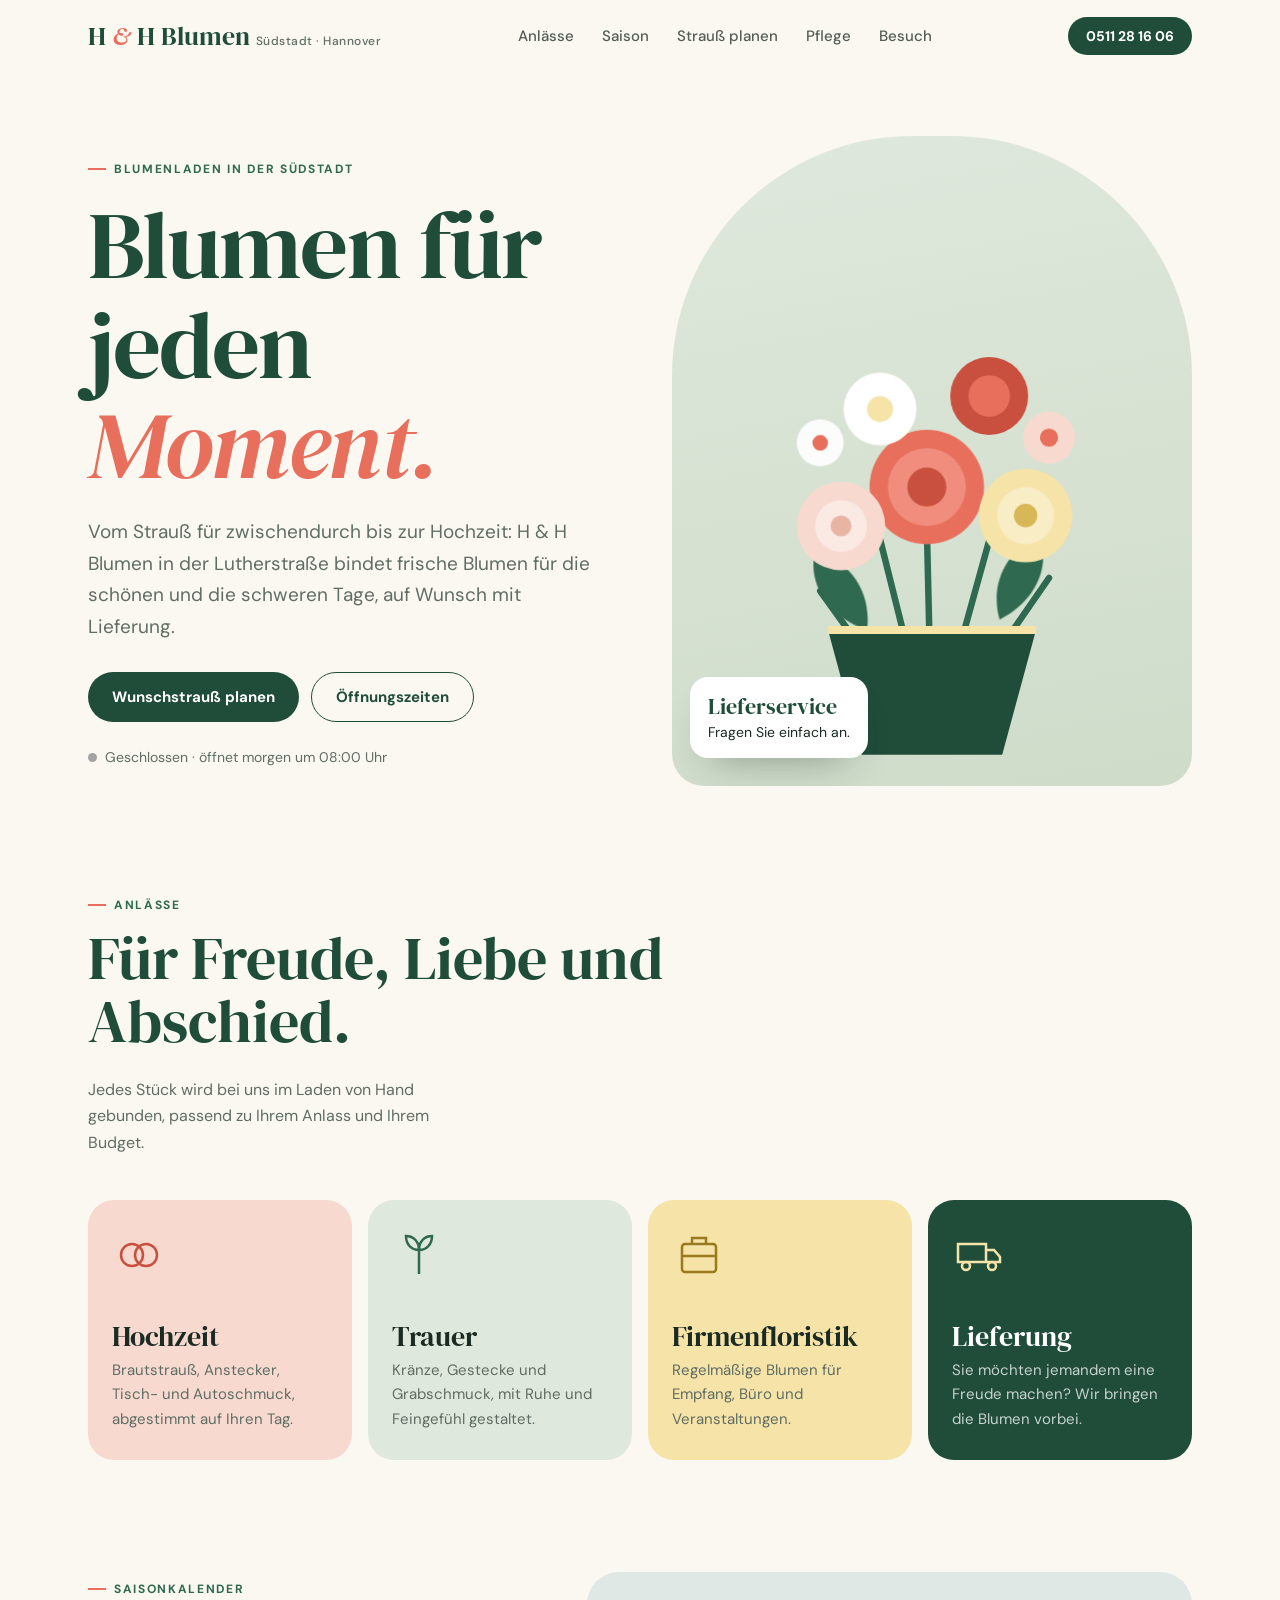
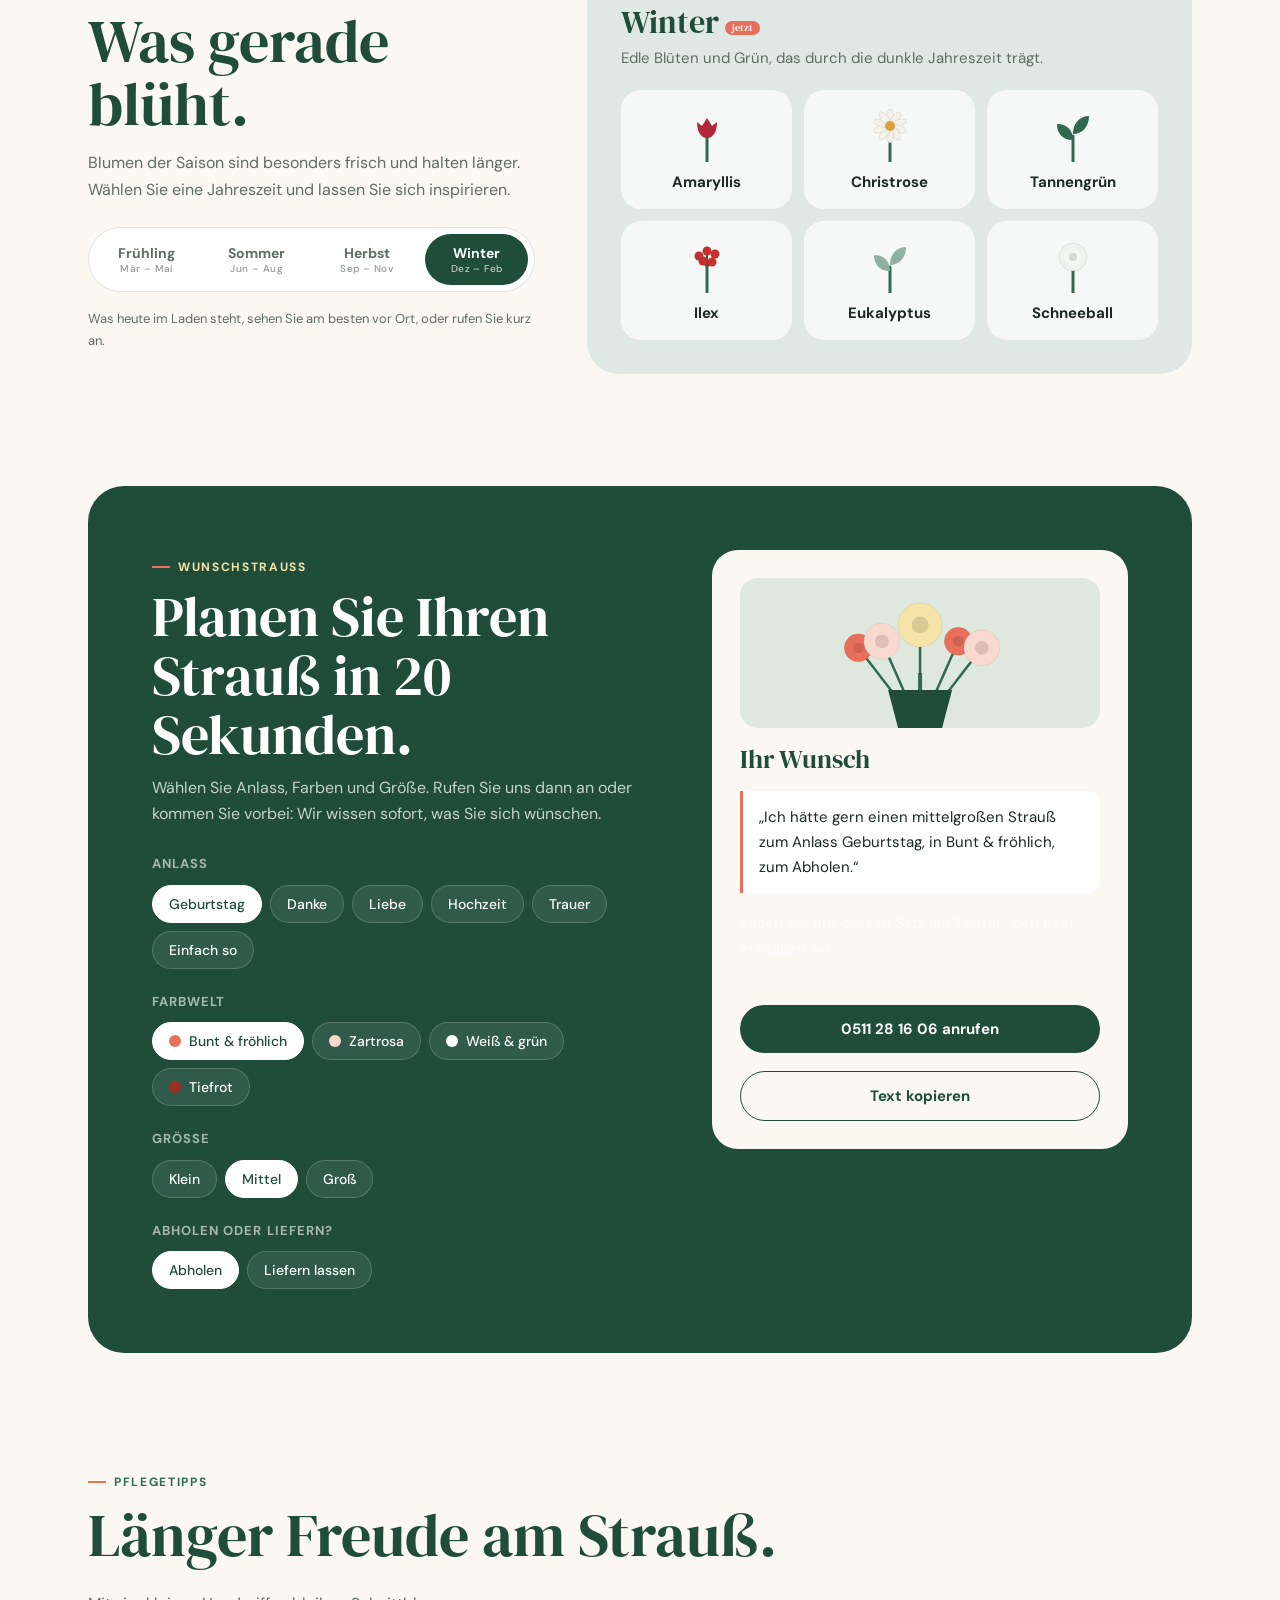
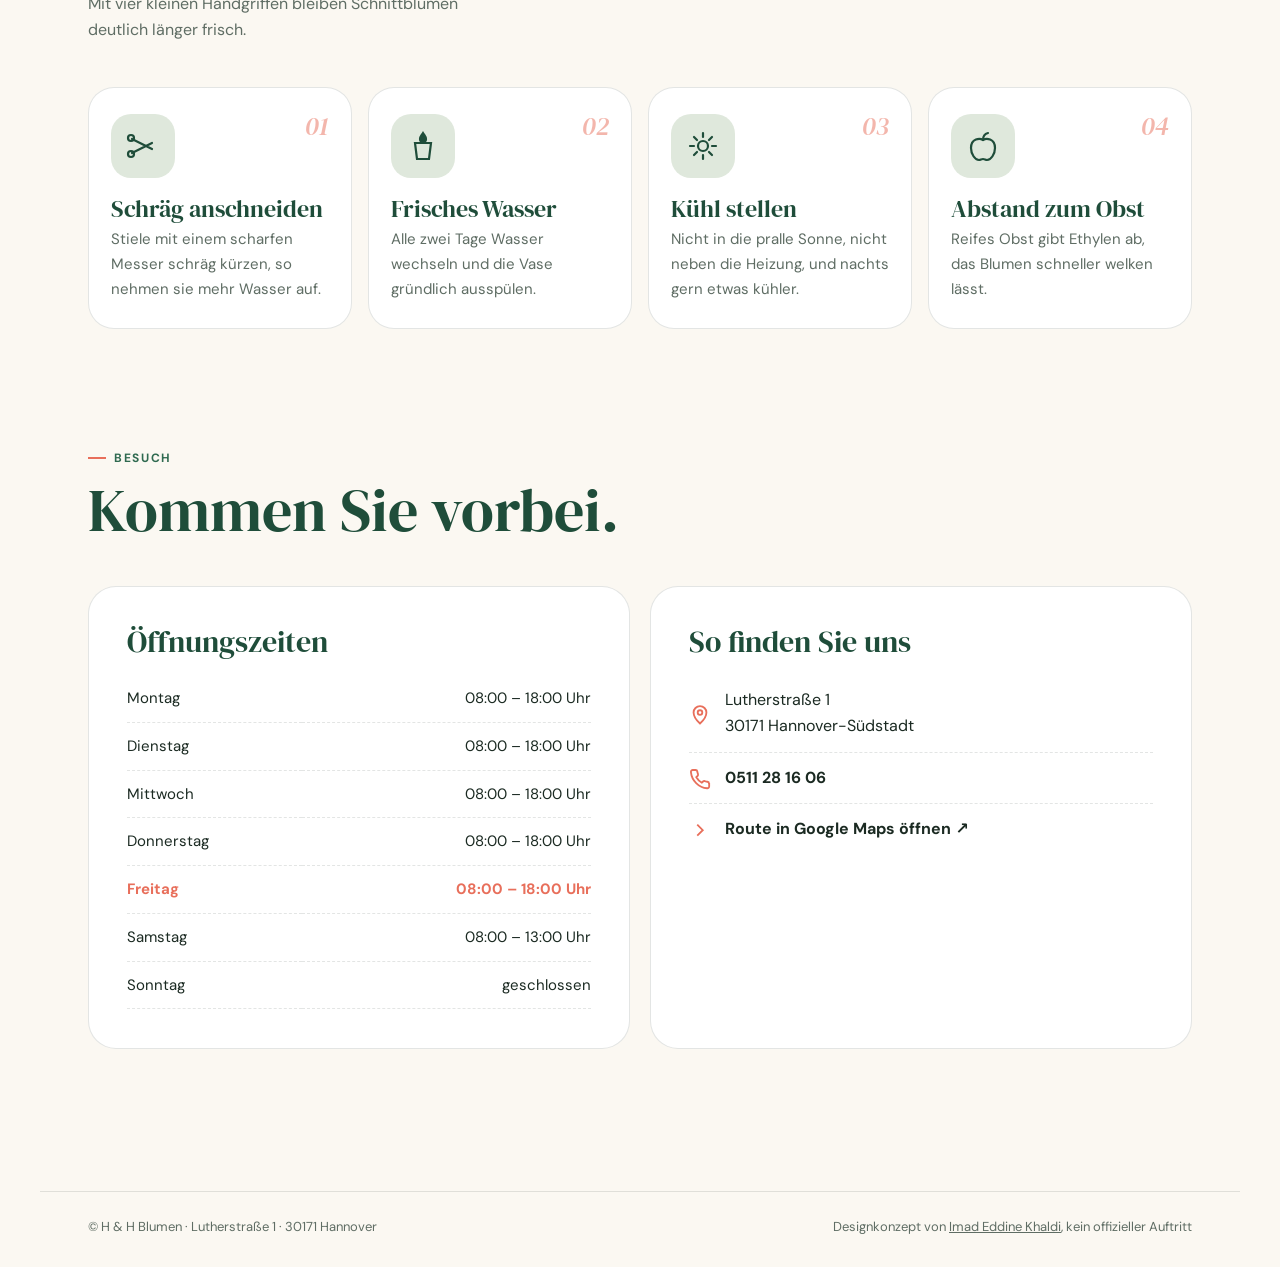
<file: sites/hh-blumen/index.html>
<!doctype html>
<html lang="de">
<head>
<meta charset="utf-8">
<meta name="viewport" content="width=device-width, initial-scale=1">
<title>H &amp; H Blumen · Hannover-Südstadt</title>
<meta name="description" content="H & H Blumen in der Südstadt Hannover: Sträuße, Hochzeitsfloristik, Trauerfloristik, Firmenfloristik und Lieferservice. Lutherstraße 1, Tel. 0511 28 16 06.">
<link rel="stylesheet" href="fonts/fonts.css">
<style>
:root{
  --green:#1f4d3a; --green-2:#2f6a50; --sage:#dfe8dc; --coral:#e86f5b; --blush:#f7d9cf; --butter:#f5e3a7;
  --bg:#fbf8f2; --ink:#1b2a22; --muted:#5f6d64; --line:rgba(27,42,34,.12);
  --serif:"DM Serif Display",Georgia,serif; --sans:"DM Sans",system-ui,sans-serif;
  --gut:clamp(16px,4vw,48px); --ease:cubic-bezier(.16,1,.3,1);
}
*{box-sizing:border-box}
html{scroll-behavior:smooth}
section[id]{scroll-margin-top:84px}
body{margin:0;background:var(--bg);color:var(--ink);font:400 16px/1.65 var(--sans);overflow-x:hidden}
a{color:inherit}
svg{display:block;max-width:100%}
.wrap{max-width:1200px;margin:0 auto;padding:0 var(--gut)}
h1,h2,h3{font-family:var(--serif);font-weight:400;line-height:1.05;margin:0}
.tag{display:inline-flex;align-items:center;gap:8px;font:700 12px var(--sans);letter-spacing:.14em;text-transform:uppercase;color:var(--green-2)}
.tag::before{content:"";width:18px;height:2px;background:var(--coral)}
.btn{display:inline-flex;align-items:center;gap:10px;padding:14px 24px;border-radius:999px;font:700 15px var(--sans);text-decoration:none;border:0;cursor:pointer;transition:transform .3s var(--ease),background .3s}
.btn:hover{transform:translateY(-2px)}
.btn-green{background:var(--green);color:#fff}.btn-green:hover{background:var(--green-2)}
.btn-line{border:1.5px solid var(--green);color:var(--green);background:transparent}

/* header */
.hdr{position:sticky;top:0;z-index:30;background:rgba(251,248,242,.9);backdrop-filter:blur(10px)}
.hdr .wrap{display:flex;align-items:center;justify-content:space-between;height:72px;gap:16px}
.logo{font:400 26px var(--serif);text-decoration:none;color:var(--green);display:flex;align-items:baseline;gap:6px}
.logo i{font-style:italic;color:var(--coral)}
.logo small{font:500 12px var(--sans);color:var(--muted);letter-spacing:.04em}
.nav{display:flex;gap:28px;font-size:15px;font-weight:500}
.nav a{text-decoration:none;opacity:.75}.nav a:hover{opacity:1}
@media(max-width:820px){.nav{display:none}.logo small{display:none}}

/* hero */
.hero{padding:clamp(28px,5vw,64px) 0 clamp(64px,8vw,104px)}
.hero .wrap{display:grid;grid-template-columns:1fr 1fr;gap:clamp(28px,5vw,64px);align-items:center}
.hero h1{font-size:clamp(48px,7.4vw,100px);color:var(--green);margin:18px 0 22px;letter-spacing:-.02em}
.hero h1 em{color:var(--coral)}
.hero p{font-size:clamp(17px,1.6vw,19px);color:var(--muted);max-width:28em;margin:0 0 30px}
.ctas{display:flex;gap:12px;flex-wrap:wrap}
.open{display:inline-flex;align-items:center;gap:8px;margin-top:24px;font-size:14px;color:var(--muted)}
.open i{width:9px;height:9px;border-radius:50%;background:#a3a3a3}
.open.on i{background:#3aa569;box-shadow:0 0 0 4px rgba(58,165,105,.18)}
.bouquet{position:relative;aspect-ratio:4/5;border-radius:240px 240px 32px 32px;background:linear-gradient(170deg,var(--sage),#cfdcca);overflow:hidden}
.bouquet svg{position:absolute;inset:0;width:100%;height:100%}
.bouquet .sway{transform-origin:50% 100%;animation:sway 6s ease-in-out infinite}
@keyframes sway{50%{transform:rotate(1.6deg)}}
.chip{position:absolute;left:18px;bottom:28px;background:#fff;border-radius:18px;padding:14px 18px;box-shadow:0 20px 40px -22px rgba(27,42,34,.45);font-size:14px}
.chip b{display:block;font:400 22px var(--serif);color:var(--green)}
@media(max-width:860px){.hero .wrap{grid-template-columns:1fr}.bouquet{max-width:420px;margin:0 auto;width:100%}.chip{left:12px}}

/* occasions */
.sec{padding:clamp(64px,9vw,112px) 0}
.head{display:flex;justify-content:space-between;align-items:end;gap:24px;flex-wrap:wrap;margin-bottom:44px}
.head h2{font-size:clamp(36px,5vw,60px);color:var(--green);margin-top:12px;max-width:12em}
.head p{max-width:25em;color:var(--muted);margin:0}
.occ{display:grid;grid-template-columns:repeat(4,1fr);gap:16px}
.occ article{border-radius:26px;padding:28px 24px;min-height:260px;display:flex;flex-direction:column;justify-content:space-between;transition:transform .4s var(--ease)}
.occ article:hover{transform:translateY(-6px) rotate(-.4deg)}
.occ article:nth-child(1){background:var(--blush)}
.occ article:nth-child(2){background:var(--sage)}
.occ article:nth-child(3){background:var(--butter)}
.occ article:nth-child(4){background:var(--green);color:#fff}
.occ article:nth-child(4) p{color:rgba(255,255,255,.75)}
.occ svg{width:54px;height:54px}
.occ h3{font-size:28px;margin:18px 0 6px}
.occ p{margin:0;font-size:15px;color:var(--muted)}
@media(max-width:980px){.occ{grid-template-columns:1fr 1fr}}
@media(max-width:520px){.occ{grid-template-columns:1fr}.occ article{min-height:0}}

/* planner */
.planner{background:var(--green);color:#fff;border-radius:36px;padding:clamp(28px,5vw,64px);display:grid;grid-template-columns:1.1fr .9fr;gap:clamp(24px,4vw,56px)}
.planner h2{font-size:clamp(34px,4.6vw,56px);margin:12px 0 10px}
.planner .tag{color:var(--butter)}
.planner > div > p{color:rgba(255,255,255,.75);margin:0 0 26px}
.q{margin-bottom:22px}
.q span{display:block;font-size:13px;font-weight:700;letter-spacing:.08em;text-transform:uppercase;color:rgba(255,255,255,.6);margin-bottom:10px}
.opts{display:flex;flex-wrap:wrap;gap:8px}
.opts button{font:500 14px var(--sans);color:#fff;background:rgba(255,255,255,.08);border:1.5px solid rgba(255,255,255,.18);border-radius:999px;padding:9px 16px;cursor:pointer;display:inline-flex;align-items:center;gap:8px;transition:background .25s,border-color .25s}
.opts button:hover{border-color:rgba(255,255,255,.5)}
.opts button[aria-pressed=true]{background:#fff;color:var(--green);border-color:#fff}
.dot{width:12px;height:12px;border-radius:50%}
.summary{background:var(--bg);color:var(--ink);border-radius:26px;padding:28px;display:flex;flex-direction:column;gap:18px;align-self:start}
.summary h3{font-size:26px;color:var(--green)}
.summary .mini{height:150px;border-radius:18px;background:var(--sage);position:relative;overflow:hidden}
.summary .mini svg{position:absolute;inset:0;width:100%;height:100%}
.summary p{margin:0;font-size:15px;color:var(--muted)}
.summary blockquote{margin:0;padding:14px 16px;border-left:3px solid var(--coral);background:#fff;border-radius:0 12px 12px 0;font-size:15px}
.summary .btn{justify-content:center}
@media(max-width:860px){.planner{grid-template-columns:1fr}}

/* visit */
.visit{display:grid;grid-template-columns:1fr 1fr;gap:20px}
.card{background:#fff;border-radius:28px;padding:clamp(24px,3vw,40px);border:1px solid var(--line)}
.card h3{font-size:30px;color:var(--green);margin-bottom:18px}
.hours{width:100%;border-collapse:collapse}
.hours td{padding:11px 0;border-bottom:1px dashed var(--line);font-size:15px}
.hours td:last-child{text-align:right;font-variant-numeric:tabular-nums}
.hours tr.today td{color:var(--coral);font-weight:700}
.line{display:flex;gap:14px;padding:12px 0;border-bottom:1px dashed var(--line)}
.line svg{width:22px;flex:none;color:var(--coral);margin-top:2px}
.line a{font-weight:700;text-decoration:none}
@media(max-width:820px){.visit{grid-template-columns:1fr}}

footer{padding:30px 0;font-size:13px;color:var(--muted)}
footer .wrap{display:flex;justify-content:space-between;gap:12px;flex-wrap:wrap;border-top:1px solid var(--line);padding-top:24px}

.rv{opacity:0;transform:translateY(26px);transition:opacity .9s var(--ease),transform .9s var(--ease)}
.rv.in{opacity:1;transform:none}
.occ article.rv:nth-child(2){transition-delay:.08s}.occ article.rv:nth-child(3){transition-delay:.16s}.occ article.rv:nth-child(4){transition-delay:.24s}

/* hero entrance: text rises, flowers bloom one by one, petals drift */
.hero .wrap>div:first-child>*{animation:rise 1s var(--ease) both}
.hero .wrap>div:first-child>:nth-child(2){animation-delay:.08s}
.hero .wrap>div:first-child>:nth-child(3){animation-delay:.18s}
.hero .wrap>div:first-child>:nth-child(4){animation-delay:.28s}
.hero .wrap>div:first-child>:nth-child(5){animation-delay:.38s}
@keyframes rise{from{opacity:0;transform:translateY(28px)}}
.bl{transform-box:fill-box;transform-origin:center;animation:bloom 1.1s cubic-bezier(.34,1.56,.64,1) both}
@keyframes bloom{from{transform:scale(0) rotate(-40deg)}}
.stem{stroke-dasharray:240;stroke-dashoffset:240;animation:grow 1.2s var(--ease) .2s forwards}
@keyframes grow{to{stroke-dashoffset:0}}
.petals{position:absolute;inset:0;overflow:hidden;pointer-events:none}
.petal{position:absolute;top:-20px;width:14px;height:10px;border-radius:70% 0 70% 0;opacity:0;animation:fall linear infinite}
@keyframes fall{0%{opacity:0;transform:translate(0,0) rotate(0)}10%{opacity:.9}100%{opacity:0;transform:translate(var(--dx),560px) rotate(420deg)}}
.chip{animation:rise .9s var(--ease) 1.3s both}

/* seasons */
.seasons{display:grid;grid-template-columns:.85fr 1.15fr;gap:clamp(24px,4vw,56px);align-items:start}
.seasons h2{font-size:clamp(36px,5vw,60px);color:var(--green);margin:12px 0 14px}
.seasons .lead{color:var(--muted);margin:0 0 24px}
.stabs{display:grid;grid-template-columns:repeat(4,1fr);gap:6px;background:#fff;border:1px solid var(--line);border-radius:999px;padding:6px}
.stabs button{font:600 14px var(--sans);border:0;background:transparent;color:var(--muted);border-radius:999px;padding:10px 6px;cursor:pointer;transition:background .3s,color .3s}
.stabs button[aria-selected=true]{background:var(--green);color:#fff}
.stabs button small{display:block;font-size:10px;font-weight:500;opacity:.7;letter-spacing:.04em}
.spanel{border-radius:32px;padding:clamp(22px,3vw,34px);min-height:360px;position:relative;overflow:hidden;transition:background .6s}
.spanel[data-s="0"]{background:#f6e3e8}.spanel[data-s="1"]{background:var(--butter)}.spanel[data-s="2"]{background:#f1d4bf}.spanel[data-s="3"]{background:#dfe8e4}
.spanel h3{font-size:32px;color:var(--green);margin-bottom:6px}
.spanel>p{margin:0 0 20px;color:var(--muted);font-size:15px}
.flist{display:grid;grid-template-columns:repeat(3,1fr);gap:12px;list-style:none;padding:0;margin:0}
.flist li{background:rgba(255,255,255,.7);border-radius:20px;padding:16px 12px 14px;text-align:center;font-weight:600;font-size:15px;animation:pop .6s cubic-bezier(.34,1.56,.64,1) both}
.flist li:nth-child(2){animation-delay:.07s}.flist li:nth-child(3){animation-delay:.14s}.flist li:nth-child(4){animation-delay:.21s}.flist li:nth-child(5){animation-delay:.28s}.flist li:nth-child(6){animation-delay:.35s}
.flist svg{width:56px;height:56px;margin:0 auto 8px}
.flist small{display:block;font-weight:400;color:var(--muted);font-size:12px}
@keyframes pop{from{opacity:0;transform:translateY(14px) scale(.9)}}
.snote{font-size:13px;color:var(--muted);margin:16px 0 0}
.now{display:inline-block;margin-left:6px;font-size:10px;background:var(--coral);color:#fff;border-radius:99px;padding:2px 7px;vertical-align:2px}
@media(max-width:900px){.seasons{grid-template-columns:1fr}}
@media(max-width:520px){.flist{grid-template-columns:1fr 1fr}.stabs button{font-size:13px}}

/* care tips */
.care{display:grid;grid-template-columns:repeat(4,1fr);gap:16px;counter-reset:c}
.care article{background:#fff;border:1px solid var(--line);border-radius:26px;padding:26px 22px;position:relative}
.care article::before{counter-increment:c;content:"0" counter(c);position:absolute;top:20px;right:22px;font:400 italic 26px var(--serif);color:var(--coral);opacity:.5}
.care .ico{width:64px;height:64px;border-radius:20px;background:var(--sage);display:grid;place-items:center;margin-bottom:18px;color:var(--green)}
.care .ico svg{width:34px;height:34px}
.care h3{font-size:24px;color:var(--green);margin-bottom:6px}
.care p{margin:0;color:var(--muted);font-size:15px}
.care article.rv:nth-child(2){transition-delay:.08s}.care article.rv:nth-child(3){transition-delay:.16s}.care article.rv:nth-child(4){transition-delay:.24s}
.care .in .snip{animation:snip 1.2s ease-in-out .6s 2}
@keyframes snip{50%{transform:rotate(-18deg)}}
.snip{transform-box:fill-box;transform-origin:20% 50%}
.care .in .drop{animation:drop 1.6s ease-in .5s infinite}
@keyframes drop{0%{transform:translateY(-6px);opacity:0}30%{opacity:1}100%{transform:translateY(10px);opacity:0}}
.care .in .shade{animation:sun 6s linear infinite}
.shade{transform-box:fill-box;transform-origin:center}
@keyframes sun{to{transform:rotate(360deg)}}
@media(max-width:980px){.care{grid-template-columns:1fr 1fr}}
@media(max-width:520px){.care{grid-template-columns:1fr}}

@media(prefers-reduced-motion:reduce){.rv{opacity:1;transform:none}*{animation:none!important;transition:none!important}.stem{stroke-dashoffset:0}.petals{display:none}}
</style>
</head>
<body>

<header class="hdr">
  <div class="wrap">
    <a class="logo" href="#top">H <i>&amp;</i> H Blumen <small>Südstadt · Hannover</small></a>
    <nav class="nav"><a href="#anlaesse">Anlässe</a><a href="#saison">Saison</a><a href="#planer">Strauß planen</a><a href="#pflege">Pflege</a><a href="#besuch">Besuch</a></nav>
    <a class="btn btn-green" href="tel:+49511281606" style="padding:10px 18px;font-size:14px">0511 28 16 06</a>
  </div>
</header>

<main id="top">
  <section class="hero">
    <div class="wrap">
      <div>
        <span class="tag">Blumenladen in der Südstadt</span>
        <h1>Blumen für jeden <em>Moment.</em></h1>
        <p>Vom Strauß für zwischendurch bis zur Hochzeit: H &amp; H Blumen in der Lutherstraße bindet frische Blumen für die schönen und die schweren Tage, auf Wunsch mit Lieferung.</p>
        <div class="ctas">
          <a class="btn btn-green" href="#planer">Wunschstrauß planen</a>
          <a class="btn btn-line" href="#besuch">Öffnungszeiten</a>
        </div>
        <div class="open" id="open"><i></i><span>…</span></div>
      </div>
      <div class="bouquet rv" aria-hidden="true">
        <svg viewBox="0 0 400 500">
          <g class="sway">
            <path class="stem" d="M200 470 196 300M200 470l-40-160M200 470l46-166M200 470l-86-120M200 470l90-130" stroke="#2f6a50" stroke-width="5" fill="none" stroke-linecap="round"/>
            <g class="bl" style="animation-delay:.5s"><path d="M150 380c-30-10-46-36-40-60 26 6 44 30 40 60zM252 372c28-14 40-42 30-64-24 10-38 36-30 64z" fill="#2f6a50"/></g>
            <g transform="translate(196 270)"><g class="bl" style="animation-delay:.7s"><circle r="44" fill="#e86f5b"/><circle r="30" fill="#f08d7c"/><circle r="15" fill="#c9503e"/></g></g>
            <g transform="translate(130 300)"><g class="bl" style="animation-delay:.85s"><circle r="34" fill="#f7d9cf"/><circle r="20" fill="#fbe9e3"/><circle r="8" fill="#e8b4a4"/></g></g>
            <g transform="translate(272 292)"><g class="bl" style="animation-delay:.95s"><circle r="36" fill="#f5e3a7"/><circle r="22" fill="#f9edc6"/><circle r="9" fill="#d8b856"/></g></g>
            <g transform="translate(160 210)"><g class="bl" style="animation-delay:1.05s"><circle r="28" fill="#fff"/><circle r="10" fill="#f5e3a7"/></g></g>
            <g transform="translate(244 200)"><g class="bl" style="animation-delay:1.15s"><circle r="30" fill="#c9503e"/><circle r="16" fill="#e86f5b"/></g></g>
            <g transform="translate(114 236)"><g class="bl" style="animation-delay:1.25s"><circle r="18" fill="#fff" opacity=".9"/><circle r="6" fill="#e86f5b"/></g></g>
            <g transform="translate(290 232)"><g class="bl" style="animation-delay:1.3s"><circle r="20" fill="#f7d9cf"/><circle r="7" fill="#e86f5b"/></g></g>
            <path d="M120 380h160l-26 96h-108z" fill="#1f4d3a"/>
            <path d="M120 380h160" stroke="#f5e3a7" stroke-width="6"/>
          </g>
        </svg>
        <div class="petals" id="petals"></div>
        <div class="chip"><b>Lieferservice</b>Fragen Sie einfach an.</div>
      </div>
    </div>
  </section>

  <section class="sec" id="anlaesse" style="padding-top:0">
    <div class="wrap">
      <div class="head rv"><div><span class="tag">Anlässe</span><h2>Für Freude, Liebe und Abschied.</h2></div><p>Jedes Stück wird bei uns im Laden von Hand gebunden, passend zu Ihrem Anlass und Ihrem Budget.</p></div>
      <div class="occ">
        <article class="rv">
          <svg viewBox="0 0 54 54" fill="none" stroke="#c9503e" stroke-width="2.5"><circle cx="20" cy="27" r="11"/><circle cx="34" cy="27" r="11"/></svg>
          <div><h3>Hochzeit</h3><p>Brautstrauß, Anstecker, Tisch- und Autoschmuck, abgestimmt auf Ihren Tag.</p></div>
        </article>
        <article class="rv">
          <svg viewBox="0 0 54 54" fill="none" stroke="#2f6a50" stroke-width="2.5"><path d="M27 46V22M27 22c-8 0-13-6-13-14 8 0 13 6 13 14zm0 0c8 0 13-6 13-14-8 0-13 6-13 14z"/></svg>
          <div><h3>Trauer</h3><p>Kränze, Gestecke und Grabschmuck, mit Ruhe und Feingefühl gestaltet.</p></div>
        </article>
        <article class="rv">
          <svg viewBox="0 0 54 54" fill="none" stroke="#9a7a1f" stroke-width="2.5"><rect x="10" y="16" width="34" height="28" rx="3"/><path d="M20 16V10h14v6M10 28h34"/></svg>
          <div><h3>Firmen&shy;floristik</h3><p>Regelmäßige Blumen für Empfang, Büro und Veranstaltungen.</p></div>
        </article>
        <article class="rv">
          <svg viewBox="0 0 54 54" fill="none" stroke="#f5e3a7" stroke-width="2.5"><path d="M6 34h28V16H6zM34 22h8l6 7v5H34"/><circle cx="14" cy="38" r="4"/><circle cx="40" cy="38" r="4"/></svg>
          <div><h3>Lieferung</h3><p>Sie möchten jemandem eine Freude machen? Wir bringen die Blumen vorbei.</p></div>
        </article>
      </div>
    </div>
  </section>

  <section class="sec" id="saison" style="padding-top:0">
    <div class="wrap seasons">
      <div class="rv">
        <span class="tag">Saisonkalender</span>
        <h2>Was gerade blüht.</h2>
        <p class="lead">Blumen der Saison sind besonders frisch und halten länger. Wählen Sie eine Jahreszeit und lassen Sie sich inspirieren.</p>
        <div class="stabs" role="tablist" id="stabs">
          <button role="tab" data-s="0">Frühling<small>Mär – Mai</small></button>
          <button role="tab" data-s="1">Sommer<small>Jun – Aug</small></button>
          <button role="tab" data-s="2">Herbst<small>Sep – Nov</small></button>
          <button role="tab" data-s="3">Winter<small>Dez – Feb</small></button>
        </div>
        <p class="snote">Was heute im Laden steht, sehen Sie am besten vor Ort, oder rufen Sie kurz an.</p>
      </div>
      <div class="spanel rv" id="spanel" role="tabpanel" aria-live="polite"></div>
    </div>
  </section>

  <section class="sec" id="planer" style="padding-top:0">
    <div class="wrap">
      <div class="planner rv">
        <div>
          <span class="tag">Wunschstrauß</span>
          <h2>Planen Sie Ihren Strauß in 20 Sekunden.</h2>
          <p>Wählen Sie Anlass, Farben und Größe. Rufen Sie uns dann an oder kommen Sie vorbei: Wir wissen sofort, was Sie sich wünschen.</p>
          <div class="q"><span>Anlass</span><div class="opts" data-k="anlass">
            <button aria-pressed="true">Geburtstag</button><button>Danke</button><button>Liebe</button><button>Hochzeit</button><button>Trauer</button><button>Einfach so</button>
          </div></div>
          <div class="q"><span>Farbwelt</span><div class="opts" data-k="farbe">
            <button aria-pressed="true" data-c="#e86f5b,#f7d9cf,#f5e3a7"><i class="dot" style="background:#e86f5b"></i>Bunt &amp; fröhlich</button>
            <button data-c="#f7d9cf,#fbe9e3,#e8b4a4"><i class="dot" style="background:#f7d9cf"></i>Zartrosa</button>
            <button data-c="#ffffff,#eef1ec,#cfdcca"><i class="dot" style="background:#fff"></i>Weiß &amp; grün</button>
            <button data-c="#c9503e,#9c2f22,#e86f5b"><i class="dot" style="background:#9c2f22"></i>Tiefrot</button>
          </div></div>
          <div class="q"><span>Größe</span><div class="opts" data-k="groesse">
            <button>Klein</button><button aria-pressed="true">Mittel</button><button>Groß</button>
          </div></div>
          <div class="q" style="margin:0"><span>Abholen oder liefern?</span><div class="opts" data-k="weg">
            <button aria-pressed="true">Abholen</button><button>Liefern lassen</button>
          </div></div>
        </div>
        <div class="summary">
          <div class="mini" id="mini"></div>
          <h3>Ihr Wunsch</h3>
          <blockquote id="wish"></blockquote>
          <p>Sagen Sie uns diesen Satz am Telefon, den Rest erledigen wir.</p>
          <a class="btn btn-green" href="tel:+49511281606">0511 28 16 06 anrufen</a>
          <button class="btn btn-line" id="copy" type="button" style="justify-content:center">Text kopieren</button>
        </div>
      </div>
    </div>
  </section>

  <section class="sec" id="pflege" style="padding-top:0">
    <div class="wrap">
      <div class="head rv"><div><span class="tag">Pflegetipps</span><h2>Länger Freude am Strauß.</h2></div><p>Mit vier kleinen Handgriffen bleiben Schnittblumen deutlich länger frisch.</p></div>
      <div class="care">
        <article class="rv"><div class="ico"><svg viewBox="0 0 34 34" fill="none" stroke="currentColor" stroke-width="2.2" stroke-linecap="round"><g class="snip"><path d="M6 10l20 10M6 24l20-10"/></g><circle cx="5" cy="9" r="3"/><circle cx="5" cy="25" r="3"/></svg></div><h3>Schräg anschneiden</h3><p>Stiele mit einem scharfen Messer schräg kürzen, so nehmen sie mehr Wasser auf.</p></article>
        <article class="rv"><div class="ico"><svg viewBox="0 0 34 34" fill="none" stroke="currentColor" stroke-width="2.2" stroke-linecap="round"><path d="M9 14h16l-2 16H11z"/><path class="drop" d="M17 4c-2 3-3 4-3 6a3 3 0 0 0 6 0c0-2-1-3-3-6z" fill="currentColor"/></svg></div><h3>Frisches Wasser</h3><p>Alle zwei Tage Wasser wechseln und die Vase gründlich ausspülen.</p></article>
        <article class="rv"><div class="ico"><svg viewBox="0 0 34 34" fill="none" stroke="currentColor" stroke-width="2.2" stroke-linecap="round"><g class="shade"><circle cx="17" cy="17" r="5"/><path d="M17 4v4M17 26v4M4 17h4M26 17h4M8 8l3 3M23 23l3 3M8 26l3-3M23 11l3-3"/></g></svg></div><h3>Kühl stellen</h3><p>Nicht in die pralle Sonne, nicht neben die Heizung, und nachts gern etwas kühler.</p></article>
        <article class="rv"><div class="ico"><svg viewBox="0 0 34 34" fill="none" stroke="currentColor" stroke-width="2.2" stroke-linecap="round"><path d="M17 11c-3-2-12-2-12 8 0 6 4 12 8 12 1.5 0 2.5-1 4-1s2.5 1 4 1c4 0 8-6 8-12 0-10-9-10-12-8z"/><path d="M17 11c0-3 1-6 5-7"/></svg></div><h3>Abstand zum Obst</h3><p>Reifes Obst gibt Ethylen ab, das Blumen schneller welken lässt.</p></article>
      </div>
    </div>
  </section>

  <section class="sec" id="besuch" style="padding-top:0">
    <div class="wrap">
      <div class="head rv"><div><span class="tag">Besuch</span><h2>Kommen Sie vorbei.</h2></div></div>
      <div class="visit">
        <div class="card rv"><h3>Öffnungszeiten</h3><table class="hours" id="hours"></table></div>
        <div class="card rv">
          <h3>So finden Sie uns</h3>
          <div class="line"><svg viewBox="0 0 24 24" fill="none" stroke="currentColor" stroke-width="2"><path d="M12 22s7-6.2 7-12a7 7 0 1 0-14 0c0 5.8 7 12 7 12z"/><circle cx="12" cy="10" r="2.5"/></svg><div>Lutherstraße 1<br>30171 Hannover-Südstadt</div></div>
          <div class="line"><svg viewBox="0 0 24 24" fill="none" stroke="currentColor" stroke-width="2"><path d="M22 16.9v3a2 2 0 0 1-2.2 2A19.8 19.8 0 0 1 2.1 4.2 2 2 0 0 1 4.1 2h3a2 2 0 0 1 2 1.7c.1.9.4 1.8.7 2.7a2 2 0 0 1-.5 2.1L8 9.8a16 16 0 0 0 6 6l1.3-1.3a2 2 0 0 1 2.1-.4c.9.3 1.8.6 2.7.7a2 2 0 0 1 1.7 2z"/></svg><div><a href="tel:+49511281606">0511 28 16 06</a></div></div>
          <div class="line" style="border:0"><svg viewBox="0 0 24 24" fill="none" stroke="currentColor" stroke-width="2"><path d="M9 18l6-6-6-6"/></svg><div><a href="https://www.google.com/maps/search/?api=1&query=Lutherstra%C3%9Fe+1+30171+Hannover" target="_blank" rel="noopener">Route in Google Maps öffnen ↗</a></div></div>
        </div>
      </div>
    </div>
  </section>
</main>

<footer>
  <div class="wrap">
    <span>© H &amp; H Blumen · Lutherstraße 1 · 30171 Hannover</span>
    <span>Designkonzept von <a href="https://www.imadportfolio.dev/">Imad Eddine Khaldi</a>, kein offizieller Auftritt</span>
  </div>
</footer>

<script>
// Öffnungszeiten
const H={1:["08:00","18:00"],2:["08:00","18:00"],3:["08:00","18:00"],4:["08:00","18:00"],5:["08:00","18:00"],6:["08:00","13:00"],0:null};
const N=["Sonntag","Montag","Dienstag","Mittwoch","Donnerstag","Freitag","Samstag"];
const now=new Date(new Date().toLocaleString("en-US",{timeZone:"Europe/Berlin"})),d=now.getDay(),m=now.getHours()*60+now.getMinutes(),t=s=>s.split(":")[0]*60+ +s.split(":")[1];
const tb=document.getElementById("hours");
[1,2,3,4,5,6,0].forEach(i=>{tb.insertAdjacentHTML("beforeend",`<tr class="${i===d?"today":""}"><td>${N[i]}</td><td>${H[i]?H[i].join(" – ")+" Uhr":"geschlossen"}</td></tr>`)});
const o=document.getElementById("open");
if(H[d]&&m>=t(H[d][0])&&m<t(H[d][1])){o.classList.add("on");o.lastElementChild.textContent=`Jetzt geöffnet · bis ${H[d][1]} Uhr`}
else{let k=0,dd=d;if(H[d]&&m<t(H[d][0])){o.lastElementChild.textContent=`Geschlossen · öffnet heute um ${H[d][0]} Uhr`}else{do{k++;dd=(d+k)%7}while(!H[dd]);o.lastElementChild.textContent=`Geschlossen · öffnet ${k===1?"morgen":N[dd]} um ${H[dd][0]} Uhr`}}

// Strauß-Planer
const state={anlass:"Geburtstag",farbe:"Bunt & fröhlich",groesse:"Mittel",weg:"Abholen"};let colors=["#e86f5b","#f7d9cf","#f5e3a7"];
document.querySelectorAll(".opts").forEach(g=>g.addEventListener("click",e=>{const b=e.target.closest("button");if(!b)return;g.querySelectorAll("button").forEach(x=>x.setAttribute("aria-pressed",x===b));state[g.dataset.k]=b.textContent.trim();if(b.dataset.c)colors=b.dataset.c.split(",");render()}));
function render(){
  const n={Klein:3,Mittel:5,Groß:8}[state.groesse];
  let s='<svg viewBox="0 0 300 150"><path d="M150 150V95" stroke="#2f6a50" stroke-width="4"/>';
  for(let i=0;i<n;i++){const a=(i/(n-1||1)-.5)*Math.PI*.8,x=150+Math.sin(a)*(30+n*7),y=80-Math.cos(a)*(18+n*3)+(i%2)*10,r=14+((i*7)%3)*4,c=colors[i%3];s+=`<path d="M150 150L${x} ${y}" stroke="#2f6a50" stroke-width="2.5"/><circle cx="${x}" cy="${y}" r="${r}" fill="${c}" stroke="rgba(0,0,0,.06)"/><circle cx="${x}" cy="${y}" r="${r/2.6}" fill="rgba(0,0,0,.12)"/>`}
  s+='<path d="M118 112h64l-10 38h-44z" fill="#1f4d3a"/></svg>';
  document.getElementById("mini").innerHTML=s;
  document.getElementById("wish").textContent=`„Ich hätte gern einen ${{Klein:"kleinen",Mittel:"mittelgroßen",Groß:"großen"}[state.groesse]} Strauß zum Anlass ${state.anlass}, in ${state.farbe}, ${state.weg==="Abholen"?"zum Abholen":"mit Lieferung"}.“`;
}
render();
document.getElementById("copy").addEventListener("click",e=>{try{navigator.clipboard.writeText(document.getElementById("wish").textContent);e.target.textContent="Kopiert ✓";setTimeout(()=>e.target.textContent="Text kopieren",1800)}catch(_){}});
const io=new IntersectionObserver(es=>es.forEach(x=>{if(x.isIntersecting){x.target.classList.add("in");io.unobserve(x.target)}}),{threshold:.12});
document.querySelectorAll(".rv").forEach(el=>io.observe(el));

// Saisonkalender
const S=[
  {n:"Frühling",t:"Die ersten Farben nach dem Winter: frisch, leicht und duftend.",f:[["Tulpe","tulip","#e86f5b"],["Narzisse","daisy","#f5d24a"],["Ranunkel","round","#f4a38f"],["Hyazinthe","spike","#8f86d8"],["Flieder","spike","#b99ad8"],["Anemone","daisy","#c9503e"]]},
  {n:"Sommer",t:"Üppig und bunt: die Zeit der großen, sonnigen Sträuße.",f:[["Pfingstrose","round","#f2a7b8"],["Sonnenblume","daisy","#f2b81f"],["Rittersporn","spike","#4f6fd1"],["Löwenmaul","spike","#f08d7c"],["Lavendel","spike","#9b86c9"],["Kornblume","daisy","#4b74d6"]]},
  {n:"Herbst",t:"Warme Töne, Beeren und Gräser für gemütliche Tage.",f:[["Dahlie","round","#c9503e"],["Aster","daisy","#9a6fc4"],["Hortensie","round","#a6b8d9"],["Chrysantheme","daisy","#e0a133"],["Hagebutte","berry","#c9302c"],["Fetthenne","round","#c77a8a"]]},
  {n:"Winter",t:"Edle Blüten und Grün, das durch die dunkle Jahreszeit trägt.",f:[["Amaryllis","tulip","#b0263a"],["Christrose","daisy","#f4f1ea"],["Tannengrün","leaf","#2f6a50"],["Ilex","berry","#c62f2f"],["Eukalyptus","leaf","#8fb0a2"],["Schneeball","round","#eef1ec"]]}
];
function flower(k,c){
  const st='<path d="M28 56V30" stroke="#2f6a50" stroke-width="3" stroke-linecap="round"/>';
  if(k==="tulip")return`<svg viewBox="0 0 56 56">${st}<path d="M18 16c0 10 4 16 10 16s10-6 10-16l-5 4-5-8-5 8z" fill="${c}"/></svg>`;
  if(k==="spike")return`<svg viewBox="0 0 56 56">${st}${[8,13,18,23,28].map((y,i)=>`<circle cx="${28+(i%2?4:-4)}" cy="${y}" r="${4.5+i*.4}" fill="${c}"/>`).join("")}</svg>`;
  if(k==="leaf")return`<svg viewBox="0 0 56 56">${st}<path d="M28 34c-12 0-16-8-16-16 10 0 16 6 16 16zm0-6c10 0 16-8 16-18-10 0-16 8-16 18z" fill="${c}"/></svg>`;
  if(k==="berry")return`<svg viewBox="0 0 56 56">${st}<path d="M28 30l-8-10M28 30l8-12M28 30V16" stroke="#5b4636" stroke-width="2"/>${[[20,19],[36,17],[28,14],[24,24],[33,25]].map(([x,y])=>`<circle cx="${x}" cy="${y}" r="4.5" fill="${c}"/>`).join("")}</svg>`;
  if(k==="daisy")return`<svg viewBox="0 0 56 56">${st}${[...Array(10)].map((_,i)=>`<ellipse cx="28" cy="11" rx="3.6" ry="8" fill="${c}" stroke="rgba(0,0,0,.08)" transform="rotate(${i*36} 28 20)"/>`).join("")}<circle cx="28" cy="20" r="5" fill="#d8a23a"/></svg>`;
  return`<svg viewBox="0 0 56 56">${st}<circle cx="28" cy="20" r="14" fill="${c}" stroke="rgba(0,0,0,.08)"/><circle cx="28" cy="20" r="9" fill="rgba(255,255,255,.35)"/><circle cx="28" cy="20" r="4" fill="rgba(0,0,0,.12)"/></svg>`;
}
const month=now.getMonth(),cur=month>=2&&month<=4?0:month>=5&&month<=7?1:month>=8&&month<=10?2:3;
const sp=document.getElementById("spanel"),sb=[...document.querySelectorAll("#stabs button")];
function season(i){
  sb.forEach((b,j)=>b.setAttribute("aria-selected",j===i));
  sp.dataset.s=i;
  sp.innerHTML=`<h3>${S[i].n}${i===cur?'<span class="now">jetzt</span>':""}</h3><p>${S[i].t}</p><ul class="flist">${S[i].f.map(([n,k,c])=>`<li>${flower(k,c)}${n}</li>`).join("")}</ul>`;
}
sb.forEach((b,i)=>b.addEventListener("click",()=>season(i)));
season(cur);

// fallende Blütenblätter im Hero
if(!matchMedia("(prefers-reduced-motion: reduce)").matches){
  const pc=["#e86f5b","#f7d9cf","#f5e3a7","#fff","#f08d7c"],box=document.getElementById("petals");
  for(let i=0;i<9;i++){const p=document.createElement("i");p.className="petal";p.style.cssText=`left:${8+Math.random()*84}%;background:${pc[i%pc.length]};--dx:${(Math.random()*80-40).toFixed(0)}px;animation-duration:${(7+Math.random()*6).toFixed(1)}s;animation-delay:${(1.4+i*1.1).toFixed(1)}s;transform:scale(${(.7+Math.random()*.6).toFixed(2)})`;box.appendChild(p)}
}
</script>
</body>
</html>
</file>
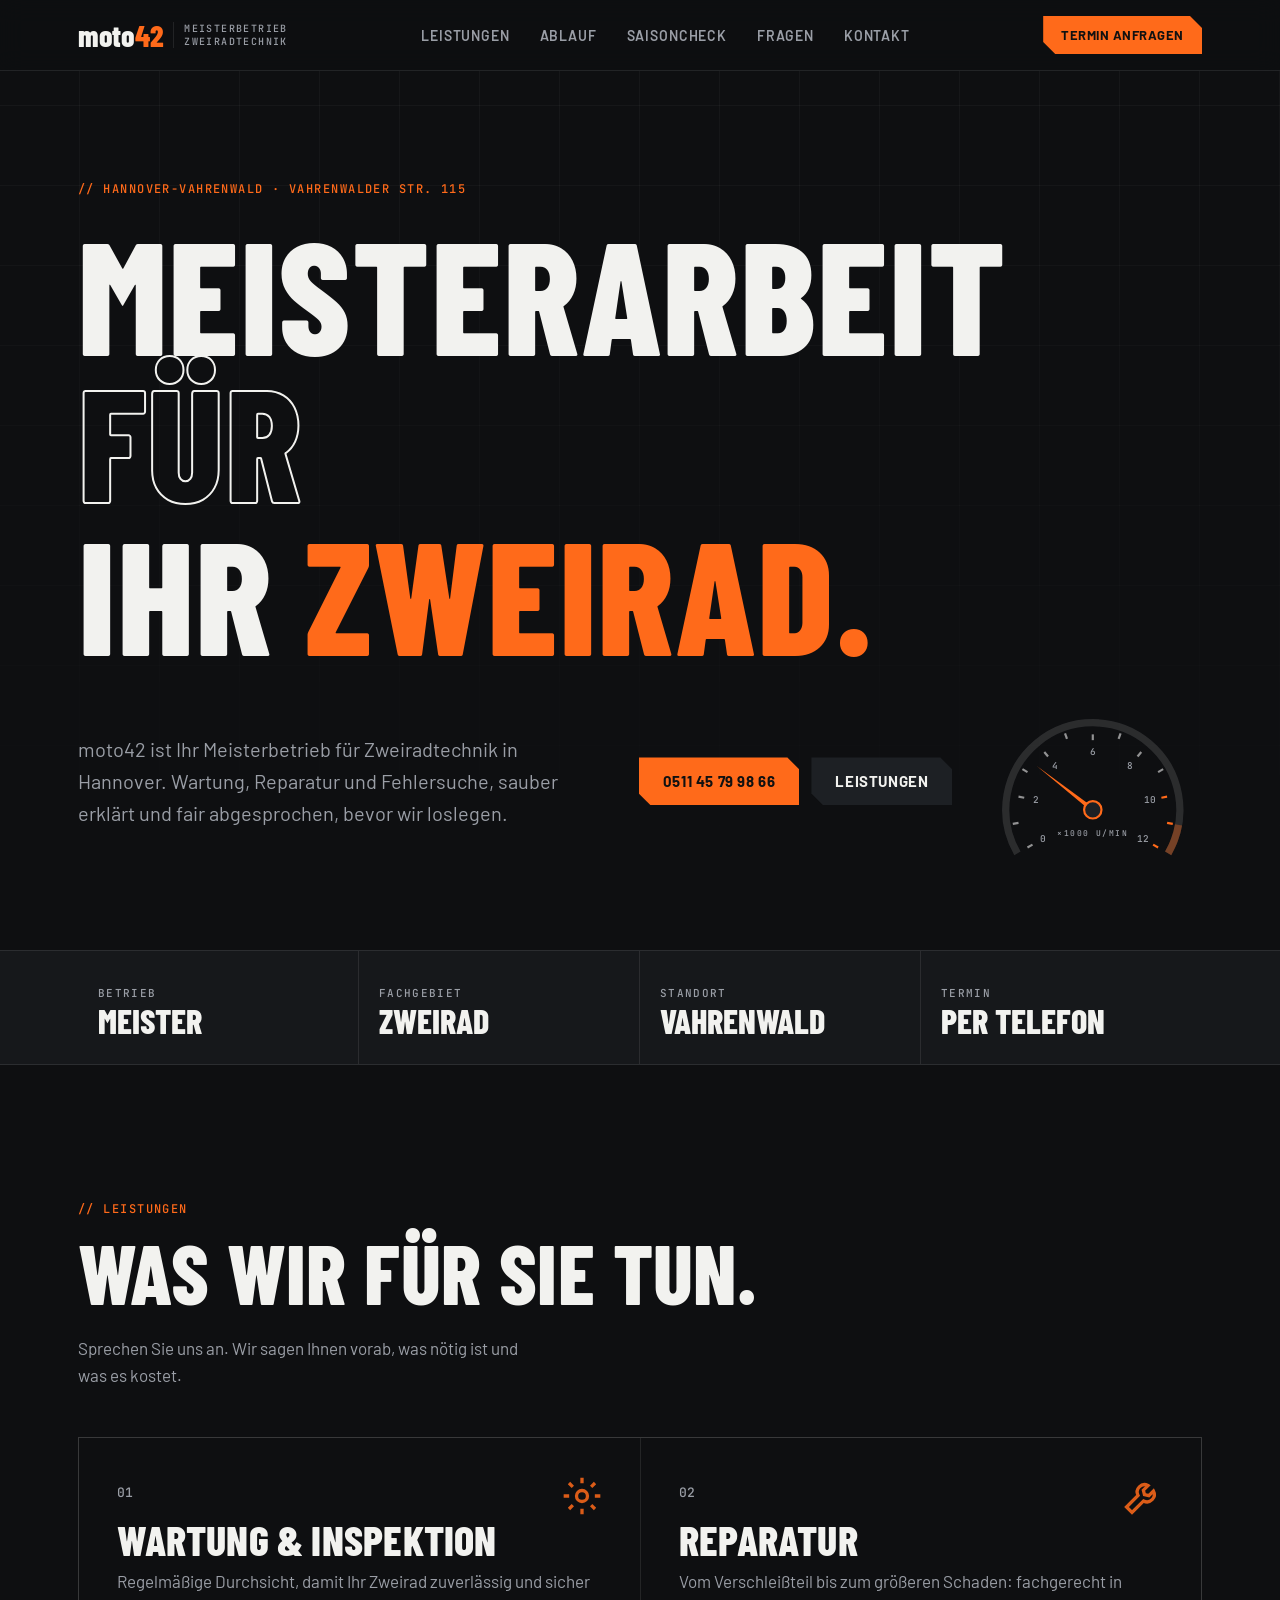
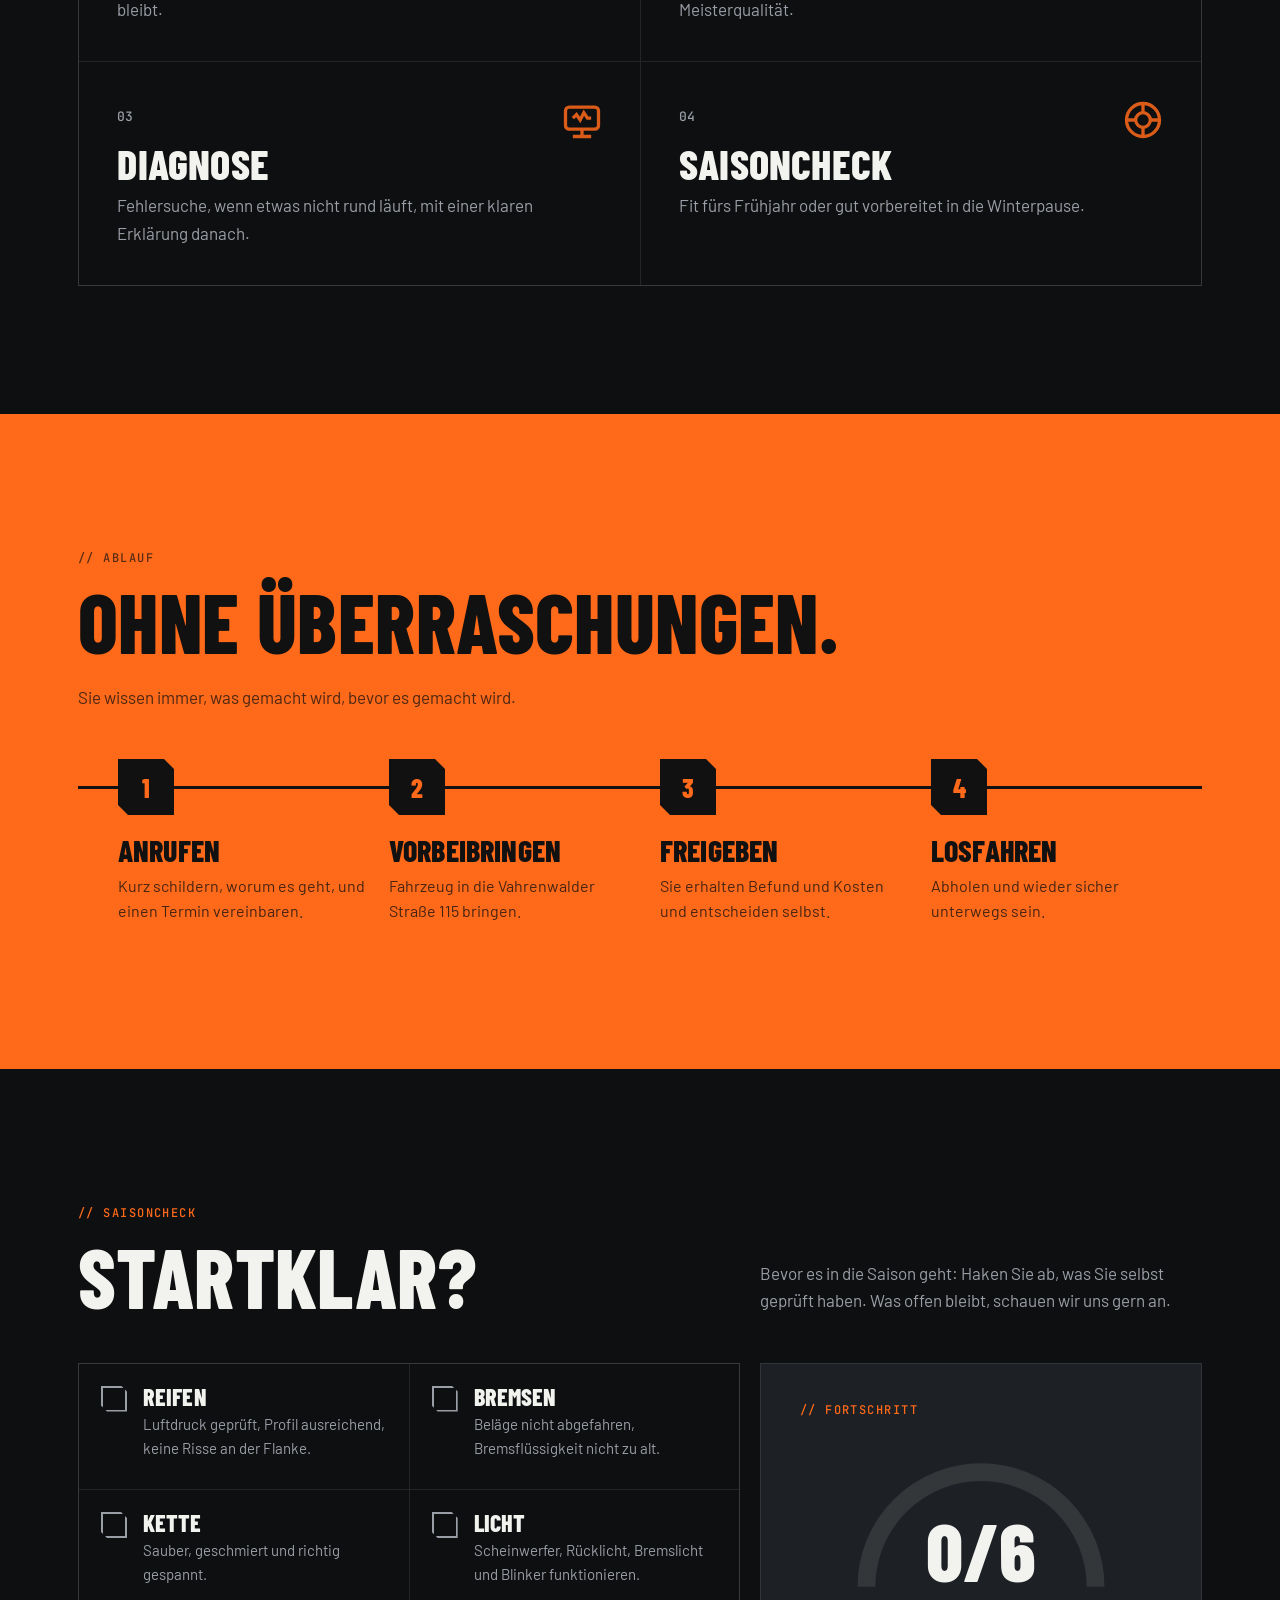
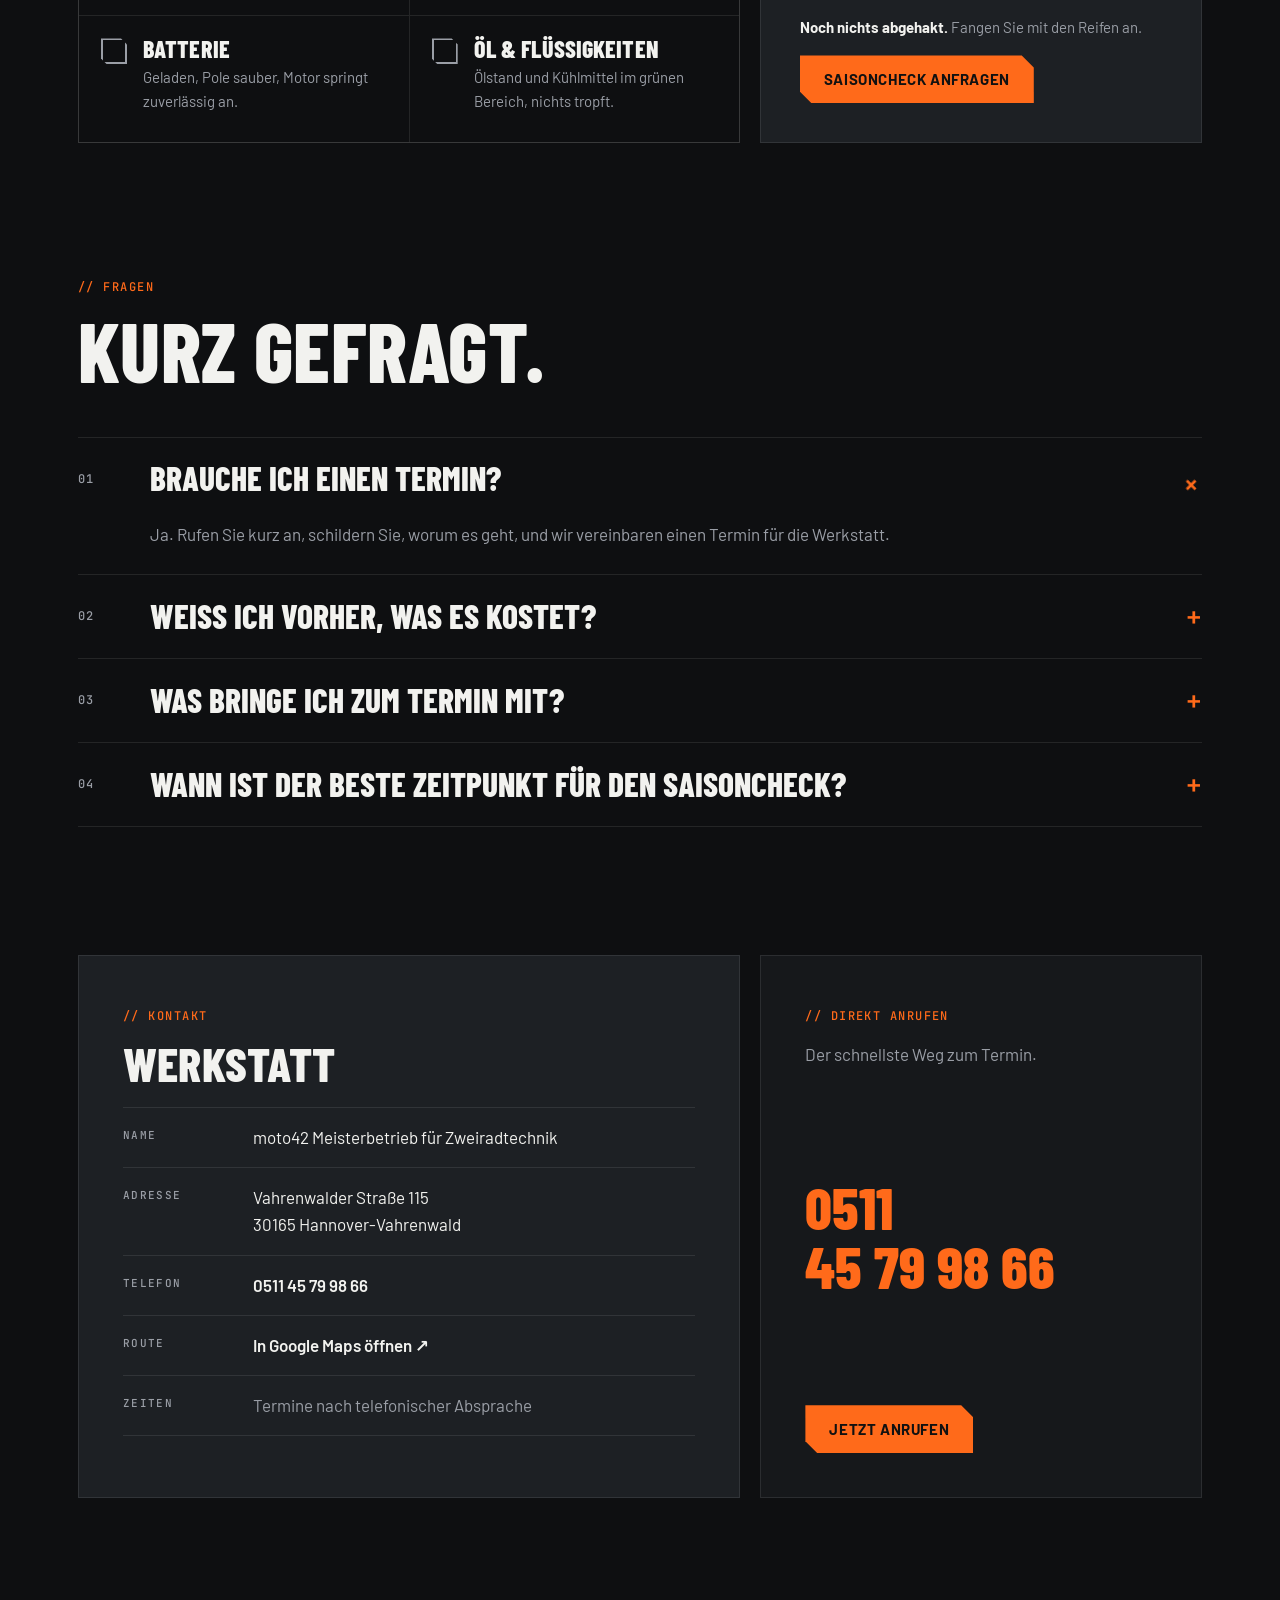
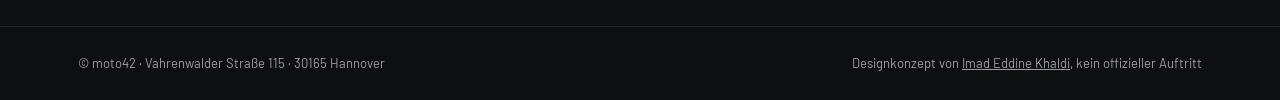
<file: sites/moto42/index.html>
<!doctype html>
<html lang="de">
<head>
<meta charset="utf-8">
<meta name="viewport" content="width=device-width, initial-scale=1">
<title>moto42 · Meisterbetrieb für Zweiradtechnik · Hannover</title>
<meta name="description" content="moto42, Meisterbetrieb für Zweiradtechnik in Hannover-Vahrenwald. Vahrenwalder Straße 115, Tel. 0511 45 79 98 66.">
<link rel="stylesheet" href="fonts/fonts.css">
<style>
:root{
  --bg:#0e0f11; --bg-2:#16181b; --panel:#1d2024; --line:rgba(255,255,255,.09);
  --ink:#f2f2ef; --muted:#9a9ea6; --orange:#ff6a1a; --orange-2:#ff8a47;
  --cond:"Barlow Condensed",Impact,sans-serif; --sans:"Barlow",system-ui,sans-serif; --mono:"JetBrains Mono",ui-monospace,monospace;
  --gut:clamp(16px,4vw,48px); --ease:cubic-bezier(.16,1,.3,1);
}
*{box-sizing:border-box}
html{scroll-behavior:smooth}
section[id]{scroll-margin-top:84px}
body{margin:0;background:var(--bg);color:var(--ink);font:400 17px/1.6 var(--sans);overflow-x:hidden}
a{color:inherit}
svg{display:block;max-width:100%}
.wrap{max-width:1220px;margin:0 auto;padding:0 var(--gut)}
h1,h2,h3{font-family:var(--cond);font-weight:800;text-transform:uppercase;line-height:.92;margin:0;letter-spacing:.005em}
.mono{font:500 12px var(--mono);letter-spacing:.12em;text-transform:uppercase;color:var(--orange)}
.btn{display:inline-flex;align-items:center;gap:10px;padding:15px 24px;font:700 15px var(--sans);letter-spacing:.04em;text-transform:uppercase;text-decoration:none;clip-path:polygon(0 0,calc(100% - 12px) 0,100% 12px,100% 100%,12px 100%,0 calc(100% - 12px));transition:background .3s,transform .3s var(--ease)}
.btn:hover{transform:translateY(-2px)}
.btn-o{background:var(--orange);color:#111}.btn-o:hover{background:var(--orange-2)}
.btn-g{background:var(--panel);color:var(--ink)}

/* header */
.hdr{position:sticky;top:0;z-index:30;background:rgba(14,15,17,.85);backdrop-filter:blur(12px);border-bottom:1px solid var(--line)}
.hdr .wrap{display:flex;align-items:center;justify-content:space-between;height:70px;gap:16px}
.logo{display:flex;align-items:center;gap:10px;text-decoration:none}
.logo b{font:800 30px var(--cond);letter-spacing:-.01em}
.logo b span{color:var(--orange)}
.logo small{font:500 10px var(--mono);color:var(--muted);letter-spacing:.14em;text-transform:uppercase;border-left:1px solid var(--line);padding-left:10px;line-height:1.3}
.nav{display:flex;gap:30px;font:600 14px var(--sans);text-transform:uppercase;letter-spacing:.06em}
.nav a{text-decoration:none;color:var(--muted)}.nav a:hover{color:var(--ink)}
.hdr .btn{padding:11px 18px;font-size:13px}
@media(max-width:860px){.nav{display:none}.logo small{display:none}}

/* hero */
.hero{position:relative;padding:clamp(56px,8vw,110px) 0 0;overflow:hidden}
.hero::before{content:"";position:absolute;inset:0;background:repeating-linear-gradient(90deg,transparent 0 79px,rgba(255,255,255,.035) 79px 80px),repeating-linear-gradient(0deg,transparent 0 79px,rgba(255,255,255,.035) 79px 80px);mask:linear-gradient(#000,transparent 85%)}
.hero .wrap{position:relative}
.hero h1{font-size:clamp(64px,12.5vw,176px);margin:18px 0 0}
.hero h1 .o{color:var(--orange)}
.hero h1 .outline{color:transparent;-webkit-text-stroke:2px var(--ink)}
.hero-row{display:grid;grid-template-columns:1fr auto;gap:32px;align-items:end;margin-top:28px}
.hero p{font-size:clamp(17px,1.7vw,20px);color:var(--muted);max-width:32em;margin:0}
.ctas{display:flex;gap:12px;flex-wrap:wrap}
@media(max-width:820px){.hero-row{grid-template-columns:1fr}}

/* gauge strip */
.strip{margin-top:clamp(48px,7vw,88px);border-top:1px solid var(--line);border-bottom:1px solid var(--line);background:var(--bg-2)}
.strip .wrap{display:grid;grid-template-columns:repeat(4,1fr)}
.strip div.cell{padding:26px 20px;border-right:1px solid var(--line)}
.strip div.cell:last-child{border-right:0}
.strip b{display:block;font:800 34px var(--cond);text-transform:uppercase;line-height:1}
.strip span{font:500 11px var(--mono);color:var(--muted);letter-spacing:.12em;text-transform:uppercase}
@media(max-width:760px){.strip .wrap{grid-template-columns:1fr 1fr}.strip div.cell:nth-child(2){border-right:0}.strip div.cell:nth-child(-n+2){border-bottom:1px solid var(--line)}}

/* services */
.sec{padding:clamp(72px,10vw,128px) 0}
.head{display:flex;justify-content:space-between;align-items:end;gap:24px;flex-wrap:wrap;margin-bottom:48px}
.head h2{font-size:clamp(44px,6.5vw,84px);margin-top:14px}
.head p{color:var(--muted);max-width:26em;margin:0}
.svc{display:grid;grid-template-columns:repeat(2,1fr);gap:1px;background:var(--line);border:1px solid var(--line)}
.svc article{background:var(--bg);padding:clamp(24px,3vw,40px);position:relative;transition:background .35s}
.svc article:hover{background:var(--bg-2)}
.svc article:hover .num{color:var(--orange)}
.num{font:500 13px var(--mono);color:var(--muted);transition:color .35s}
.svc h3{font-size:clamp(30px,3.4vw,42px);margin:16px 0 10px}
.svc p{color:var(--muted);margin:0;max-width:30em}
.svc svg{position:absolute;right:clamp(20px,3vw,36px);top:clamp(20px,3vw,36px);width:44px;color:var(--orange);opacity:.85}
@media(max-width:760px){.svc{grid-template-columns:1fr}}

/* process */
.proc{background:var(--orange);color:#111}
.proc .mono{color:#111;opacity:.7}
.proc .head p{color:rgba(17,17,17,.75)}
.track{display:grid;grid-template-columns:repeat(4,1fr);gap:0;position:relative}
.track::before{content:"";position:absolute;left:0;right:0;top:27px;height:3px;background:#111}
.track li{list-style:none;position:relative;padding-right:20px}
.track b{width:56px;height:56px;display:grid;place-items:center;background:#111;color:var(--orange);font:800 26px var(--cond);clip-path:polygon(0 0,calc(100% - 10px) 0,100% 10px,100% 100%,10px 100%,0 calc(100% - 10px));position:relative}
.track h3{font-size:30px;margin:22px 0 8px}
.track p{margin:0;color:rgba(17,17,17,.78);font-size:16px}
.track ol{display:contents}
@media(max-width:860px){.track{grid-template-columns:1fr 1fr;row-gap:36px}.track::before{display:none}}
@media(max-width:520px){.track{grid-template-columns:1fr}}

/* contact */
.contact{display:grid;grid-template-columns:1.2fr .8fr;gap:20px}
.panel{background:var(--panel);padding:clamp(24px,3.5vw,44px);border:1px solid var(--line)}
.panel h3{font-size:clamp(34px,4vw,48px);margin-bottom:22px}
.kv{display:grid;grid-template-columns:130px 1fr;border-top:1px solid var(--line)}
.kv dt,.kv dd{margin:0;padding:16px 0;border-bottom:1px solid var(--line)}
.kv dt{font:500 11px var(--mono);color:var(--muted);letter-spacing:.12em;text-transform:uppercase;padding-top:20px}
.kv dd a{text-decoration:none;font-weight:600}
.kv dd a:hover{color:var(--orange)}
.big-call{display:flex;flex-direction:column;justify-content:space-between;gap:28px;background:var(--bg-2)}
.big-call a.num-big{font:800 clamp(40px,4.6vw,60px) var(--cond);text-decoration:none;color:var(--orange);line-height:1}
.big-call p{color:var(--muted);margin:0}
@media(max-width:860px){.contact{grid-template-columns:1fr}.kv{grid-template-columns:110px 1fr}}

footer{border-top:1px solid var(--line);padding:26px 0;font-size:13px;color:var(--muted)}
footer .wrap{display:flex;justify-content:space-between;gap:12px;flex-wrap:wrap}

.rv{opacity:0;transform:translateY(26px);transition:opacity .9s var(--ease),transform .9s var(--ease)}
.rv.in{opacity:1;transform:none}
.svc article.rv:nth-child(2),.track li.rv:nth-child(2),.strip .cell.rv:nth-child(2){transition-delay:.08s}
.svc article.rv:nth-child(3),.track li.rv:nth-child(3),.strip .cell.rv:nth-child(3){transition-delay:.16s}
.svc article.rv:nth-child(4),.track li.rv:nth-child(4),.strip .cell.rv:nth-child(4){transition-delay:.24s}
.svc article::after{content:"";position:absolute;left:0;bottom:0;height:2px;width:100%;background:var(--orange);transform:scaleX(0);transform-origin:0 50%;transition:transform .5s var(--ease)}
.svc article:hover::after{transform:scaleX(1)}
.svc article:hover svg{animation:spin 1.2s var(--ease)}
@keyframes spin{to{transform:rotate(180deg)}}

/* hero: lines wipe in, the grid drifts, a rev counter warms up */
.hero::before{animation:gridpan 30s linear infinite}
@keyframes gridpan{to{background-position:80px 0,0 80px}}
.hero h1 .ln{display:block;overflow:hidden;padding-bottom:.04em}
.hero h1 .ln>span{display:inline-block;animation:wipe 1s var(--ease) both}
.hero h1 .ln:nth-child(2)>span{animation-delay:.12s}
@keyframes wipe{from{transform:translateY(105%)}}
.hero .mono,.hero-row{animation:fadeup .9s var(--ease) .35s both}
.hero .mono{animation-delay:0s}
@keyframes fadeup{from{opacity:0;transform:translateY(20px)}}
.hero-row.has-tacho{grid-template-columns:1fr auto auto;align-items:center}
.tacho{width:clamp(170px,17vw,230px);pointer-events:none;animation:fadeup 1s var(--ease) .4s both}
.tacho .needle{transform-origin:150px 150px;transform:rotate(-120deg);animation:rev 2.6s cubic-bezier(.5,0,.2,1) .8s forwards}
@keyframes rev{0%{transform:rotate(-120deg)}45%{transform:rotate(78deg)}60%{transform:rotate(60deg)}100%{transform:rotate(-52deg)}}
.tacho .idle{animation:idle .18s linear 3.4s infinite alternate}
@keyframes idle{to{transform:rotate(2deg)}}
.tacho .idle{transform-origin:150px 150px}
.tacho .red{animation:redline 2.6s .8s both}
@keyframes redline{0%,30%{opacity:.35}45%{opacity:1}65%,100%{opacity:.35}}
@media(max-width:1000px){.tacho{display:none}}

/* season checklist */
.check{display:grid;grid-template-columns:1.2fr .8fr;gap:20px}
.check ul{list-style:none;margin:0;padding:0;display:grid;grid-template-columns:1fr 1fr;gap:1px;background:var(--line);border:1px solid var(--line)}
.check li{background:var(--bg)}
.check label{display:flex;gap:16px;padding:22px 22px;cursor:pointer;transition:background .3s;height:100%}
.check label:hover{background:var(--bg-2)}
.check input{position:absolute;opacity:0;pointer-events:none}
.box{flex:none;width:26px;height:26px;border:2px solid var(--muted);display:grid;place-items:center;transition:border-color .25s,background .25s;clip-path:polygon(0 0,calc(100% - 6px) 0,100% 6px,100% 100%,6px 100%,0 calc(100% - 6px))}
.box svg{width:16px;stroke:#111;stroke-width:3;fill:none;stroke-dasharray:24;stroke-dashoffset:24;transition:stroke-dashoffset .35s var(--ease) .05s}
.check input:checked+.box{background:var(--orange);border-color:var(--orange)}
.check input:checked+.box svg{stroke-dashoffset:0}
.check input:focus-visible+.box{outline:2px solid var(--orange);outline-offset:3px}
.check h3{font-size:24px;margin-bottom:4px}
.check p{margin:0;color:var(--muted);font-size:15px}
.check input:checked~div h3{color:var(--orange)}
.meter{background:var(--panel);border:1px solid var(--line);padding:clamp(24px,3vw,40px);display:flex;flex-direction:column;align-items:flex-start;gap:16px;position:sticky;top:90px;align-self:start}
.meter svg{width:100%;max-width:280px;align-self:center}
.meter .arc{fill:none;stroke:var(--orange);stroke-width:14;stroke-linecap:butt;stroke-dasharray:283;stroke-dashoffset:283;transition:stroke-dashoffset .8s var(--ease)}
.meter .pct{font:800 64px var(--cond);fill:var(--ink)}
.meter p{margin:0;color:var(--muted)}
.meter b{color:var(--ink)}
@media(max-width:900px){.check{grid-template-columns:1fr}.meter{position:static}}
@media(max-width:560px){.check ul{grid-template-columns:1fr}}

/* faq */
.faq{border-top:1px solid var(--line)}
.faq details{border-bottom:1px solid var(--line)}
.faq summary{list-style:none;cursor:pointer;display:grid;grid-template-columns:60px 1fr 30px;align-items:center;gap:12px;padding:24px 0;font:800 clamp(24px,2.6vw,34px)/1 var(--cond);text-transform:uppercase;transition:color .25s}
.faq summary::-webkit-details-marker{display:none}
.faq summary:hover{color:var(--orange)}
.faq summary .mono{color:var(--muted);font-size:12px}
.faq summary::after{content:"+";font:500 26px var(--mono);color:var(--orange);text-align:right;transition:transform .35s var(--ease)}
.faq details[open] summary::after{transform:rotate(45deg)}
.faq details p{margin:0 0 26px 72px;color:var(--muted);max-width:44em;animation:fadeup .5s var(--ease)}
@media(max-width:560px){.faq summary{grid-template-columns:40px 1fr 24px}.faq details p{margin-left:52px}}

@media(prefers-reduced-motion:reduce){.rv{opacity:1;transform:none}*{animation:none!important;transition:none!important}.tacho .needle{transform:rotate(-52deg)}}
</style>
</head>
<body>

<header class="hdr">
  <div class="wrap">
    <a class="logo" href="#top"><b>moto<span>42</span></b><small>Meisterbetrieb<br>Zweiradtechnik</small></a>
    <nav class="nav"><a href="#leistungen">Leistungen</a><a href="#ablauf">Ablauf</a><a href="#saisoncheck">Saisoncheck</a><a href="#fragen">Fragen</a><a href="#kontakt">Kontakt</a></nav>
    <a class="btn btn-o" href="tel:+4951145799866">Termin anfragen</a>
  </div>
</header>

<main id="top">
  <section class="hero">
    <div class="wrap">
      <span class="mono">// Hannover-Vahrenwald · Vahrenwalder Str. 115</span>
      <h1><span class="ln"><span>Meister&shy;arbeit <span class="outline">für</span></span></span><span class="ln"><span>Ihr <span class="o">Zweirad.</span></span></span></h1>
      <div class="hero-row has-tacho">
        <p>moto42 ist Ihr Meisterbetrieb für Zweiradtechnik in Hannover. Wartung, Reparatur und Fehlersuche, sauber erklärt und fair abgesprochen, bevor wir loslegen.</p>
        <div class="ctas"><a class="btn btn-o" href="tel:+4951145799866">0511 45 79 98 66</a><a class="btn btn-g" href="#leistungen">Leistungen</a></div>
        <svg class="tacho" viewBox="0 0 300 222" aria-hidden="true">
          <path d="M46.1 210A120 120 0 1 1 253.9 210" fill="none" stroke="rgba(255,255,255,.12)" stroke-width="10"/>
          <path class="red" d="M268.2 170.8A120 120 0 0 1 253.9 210" fill="none" stroke="#ff6a1a" stroke-width="10"/>
          <g stroke="rgba(255,255,255,.55)" stroke-width="3" id="ticks"></g>
          <g font-family="JetBrains Mono,monospace" font-size="13" fill="#9a9ea6" text-anchor="middle" id="nums"></g>
          <text x="150" y="186" font-family="JetBrains Mono,monospace" font-size="11" fill="#9a9ea6" text-anchor="middle" letter-spacing="2">×1000 U/MIN</text>
          <g class="idle"><g class="needle"><path d="M147 150 150 52 153 150z" fill="#ff6a1a"/></g></g>
          <circle cx="150" cy="150" r="12" fill="#1d2024" stroke="#ff6a1a" stroke-width="3"/>
        </svg>
      </div>
    </div>
    <div class="strip">
      <div class="wrap">
        <div class="cell rv"><span>Betrieb</span><b>Meister</b></div>
        <div class="cell rv"><span>Fachgebiet</span><b>Zweirad</b></div>
        <div class="cell rv"><span>Standort</span><b>Vahrenwald</b></div>
        <div class="cell rv"><span>Termin</span><b>Per Telefon</b></div>
      </div>
    </div>
  </section>

  <section class="sec" id="leistungen">
    <div class="wrap">
      <div class="head rv"><div><span class="mono">// Leistungen</span><h2>Was wir für Sie tun.</h2></div><p>Sprechen Sie uns an. Wir sagen Ihnen vorab, was nötig ist und was es kostet.</p></div>
      <div class="svc">
        <article class="rv"><span class="num">01</span><svg viewBox="0 0 24 24" fill="none" stroke="currentColor" stroke-width="1.8"><circle cx="12" cy="12" r="3"/><path d="M12 2v3M12 19v3M2 12h3M19 12h3M4.9 4.9l2.1 2.1M17 17l2.1 2.1M4.9 19.1 7 17M17 7l2.1-2.1"/></svg><h3>Wartung &amp; Inspektion</h3><p>Regelmäßige Durchsicht, damit Ihr Zweirad zuverlässig und sicher bleibt.</p></article>
        <article class="rv"><span class="num">02</span><svg viewBox="0 0 24 24" fill="none" stroke="currentColor" stroke-width="1.8"><path d="M14.7 6.3a4 4 0 0 0-5.4 5.4L3 18l3 3 6.3-6.3a4 4 0 0 0 5.4-5.4l-2.5 2.5-2.4-.6-.6-2.4z"/></svg><h3>Reparatur</h3><p>Vom Verschleißteil bis zum größeren Schaden: fachgerecht in Meisterqualität.</p></article>
        <article class="rv"><span class="num">03</span><svg viewBox="0 0 24 24" fill="none" stroke="currentColor" stroke-width="1.8"><rect x="3" y="5" width="18" height="12" rx="2"/><path d="M7 21h10M12 17v4M7 11l2-2 2 3 2-4 2 3h2"/></svg><h3>Diagnose</h3><p>Fehlersuche, wenn etwas nicht rund läuft, mit einer klaren Erklärung danach.</p></article>
        <article class="rv"><span class="num">04</span><svg viewBox="0 0 24 24" fill="none" stroke="currentColor" stroke-width="1.8"><circle cx="12" cy="12" r="9"/><circle cx="12" cy="12" r="4"/><path d="M12 3v5M12 16v5M3 12h5M16 12h5"/></svg><h3>Saisoncheck</h3><p>Fit fürs Frühjahr oder gut vorbereitet in die Winterpause.</p></article>
      </div>
    </div>
  </section>

  <section class="sec proc" id="ablauf">
    <div class="wrap">
      <div class="head rv"><div><span class="mono">// Ablauf</span><h2>Ohne Überraschungen.</h2></div><p>Sie wissen immer, was gemacht wird, bevor es gemacht wird.</p></div>
      <ol class="track">
        <li class="rv"><b>1</b><h3>Anrufen</h3><p>Kurz schildern, worum es geht, und einen Termin vereinbaren.</p></li>
        <li class="rv"><b>2</b><h3>Vorbeibringen</h3><p>Fahrzeug in die Vahrenwalder Straße 115 bringen.</p></li>
        <li class="rv"><b>3</b><h3>Freigeben</h3><p>Sie erhalten Befund und Kosten und entscheiden selbst.</p></li>
        <li class="rv"><b>4</b><h3>Losfahren</h3><p>Abholen und wieder sicher unterwegs sein.</p></li>
      </ol>
    </div>
  </section>

  <section class="sec" id="saisoncheck">
    <div class="wrap">
      <div class="head rv"><div><span class="mono">// Saisoncheck</span><h2>Startklar?</h2></div><p>Bevor es in die Saison geht: Haken Sie ab, was Sie selbst geprüft haben. Was offen bleibt, schauen wir uns gern an.</p></div>
      <div class="check">
        <ul id="checks">
          <li class="rv"><label><input type="checkbox"><span class="box"><svg viewBox="0 0 16 16"><path d="M2 8.5 6 12l8-8"/></svg></span><div><h3>Reifen</h3><p>Luftdruck geprüft, Profil ausreichend, keine Risse an der Flanke.</p></div></label></li>
          <li class="rv"><label><input type="checkbox"><span class="box"><svg viewBox="0 0 16 16"><path d="M2 8.5 6 12l8-8"/></svg></span><div><h3>Bremsen</h3><p>Beläge nicht abgefahren, Bremsflüssigkeit nicht zu alt.</p></div></label></li>
          <li class="rv"><label><input type="checkbox"><span class="box"><svg viewBox="0 0 16 16"><path d="M2 8.5 6 12l8-8"/></svg></span><div><h3>Kette</h3><p>Sauber, geschmiert und richtig gespannt.</p></div></label></li>
          <li class="rv"><label><input type="checkbox"><span class="box"><svg viewBox="0 0 16 16"><path d="M2 8.5 6 12l8-8"/></svg></span><div><h3>Licht</h3><p>Scheinwerfer, Rücklicht, Bremslicht und Blinker funktionieren.</p></div></label></li>
          <li class="rv"><label><input type="checkbox"><span class="box"><svg viewBox="0 0 16 16"><path d="M2 8.5 6 12l8-8"/></svg></span><div><h3>Batterie</h3><p>Geladen, Pole sauber, Motor springt zuverlässig an.</p></div></label></li>
          <li class="rv"><label><input type="checkbox"><span class="box"><svg viewBox="0 0 16 16"><path d="M2 8.5 6 12l8-8"/></svg></span><div><h3>Öl &amp; Flüssigkeiten</h3><p>Ölstand und Kühlmittel im grünen Bereich, nichts tropft.</p></div></label></li>
        </ul>
        <div class="meter rv">
          <span class="mono">// Fortschritt</span>
          <svg viewBox="0 0 220 130"><path d="M20 120a90 90 0 0 1 180 0" fill="none" stroke="rgba(255,255,255,.1)" stroke-width="14"/><path class="arc" id="arc" d="M20 120a90 90 0 0 1 180 0"/><text class="pct" x="110" y="116" text-anchor="middle" id="pct">0/6</text></svg>
          <p id="verdict"><b>Noch nichts abgehakt.</b> Fangen Sie mit den Reifen an.</p>
          <a class="btn btn-o" href="tel:+4951145799866">Saisoncheck anfragen</a>
        </div>
      </div>
    </div>
  </section>

  <section class="sec" id="fragen" style="padding-top:0">
    <div class="wrap">
      <div class="head rv"><div><span class="mono">// Fragen</span><h2>Kurz gefragt.</h2></div></div>
      <div class="faq rv">
        <details open><summary><span class="mono">01</span>Brauche ich einen Termin?</summary><p>Ja. Rufen Sie kurz an, schildern Sie, worum es geht, und wir vereinbaren einen Termin für die Werkstatt.</p></details>
        <details><summary><span class="mono">02</span>Weiß ich vorher, was es kostet?</summary><p>Ja. Sie bekommen Befund und Kosten, bevor wir loslegen, und entscheiden selbst, was gemacht wird.</p></details>
        <details><summary><span class="mono">03</span>Was bringe ich zum Termin mit?</summary><p>Das Fahrzeug, die Schlüssel und die Fahrzeugpapiere. Bei einer Wartung gern auch das Serviceheft.</p></details>
        <details><summary><span class="mono">04</span>Wann ist der beste Zeitpunkt für den Saisoncheck?</summary><p>Am besten vor dem ersten Ausflug im Frühjahr, bevor alle gleichzeitig starten. Melden Sie sich einfach rechtzeitig.</p></details>
      </div>
    </div>
  </section>

  <section class="sec" id="kontakt" style="padding-top:0">
    <div class="wrap">
      <div class="contact">
        <div class="panel rv">
          <span class="mono">// Kontakt</span>
          <h3 style="margin-top:14px">Werkstatt</h3>
          <dl class="kv">
            <dt>Name</dt><dd>moto42 Meisterbetrieb für Zweiradtechnik</dd>
            <dt>Adresse</dt><dd>Vahrenwalder Straße 115<br>30165 Hannover-Vahrenwald</dd>
            <dt>Telefon</dt><dd><a href="tel:+4951145799866">0511 45 79 98 66</a></dd>
            <dt>Route</dt><dd><a href="https://www.google.com/maps/search/?api=1&query=Vahrenwalder+Stra%C3%9Fe+115+30165+Hannover" target="_blank" rel="noopener">In Google Maps öffnen ↗</a></dd>
            <dt>Zeiten</dt><dd style="color:var(--muted)">Termine nach telefonischer Absprache</dd>
          </dl>
        </div>
        <div class="panel big-call rv">
          <div><span class="mono">// Direkt anrufen</span><p style="margin-top:14px">Der schnellste Weg zum Termin.</p></div>
          <a class="num-big" href="tel:+4951145799866">0511<br>45 79 98 66</a>
          <a class="btn btn-o" href="tel:+4951145799866" style="align-self:flex-start">Jetzt anrufen</a>
        </div>
      </div>
    </div>
  </section>
</main>

<footer>
  <div class="wrap">
    <span>© moto42 · Vahrenwalder Straße 115 · 30165 Hannover</span>
    <span>Designkonzept von <a href="https://www.imadportfolio.dev/">Imad Eddine Khaldi</a>, kein offizieller Auftritt</span>
  </div>
</footer>

<script>
const io=new IntersectionObserver(es=>es.forEach(x=>{if(x.isIntersecting){x.target.classList.add("in");io.unobserve(x.target)}}),{threshold:.12});
document.querySelectorAll(".rv").forEach(el=>io.observe(el));

// Drehzahlmesser: Skala von 0 bis 12 über 240 Grad
const tk=document.getElementById("ticks"),nm=document.getElementById("nums");
for(let i=0;i<=12;i++){const a=(-120+i*20)*Math.PI/180,s=Math.sin(a),c=-Math.cos(a);
  tk.insertAdjacentHTML("beforeend",`<line x1="${150+s*104}" y1="${150+c*104}" x2="${150+s*(i%2?112:96)}" y2="${150+c*(i%2?112:96)}"${i>=10?' stroke="#ff6a1a"':""}/>`);
  if(i%2===0)nm.insertAdjacentHTML("beforeend",`<text x="${150+s*80}" y="${150+c*80+5}">${i}</text>`)}

// Saisoncheck
const boxes=[...document.querySelectorAll("#checks input")],arc=document.getElementById("arc"),pct=document.getElementById("pct"),vd=document.getElementById("verdict");
const V=[["Noch nichts abgehakt.","Fangen Sie mit den Reifen an."],["Guter Anfang.","Ein paar Punkte fehlen noch."],["Halb geschafft.","Der Rest geht schnell."],["Fast startklar.","Nur noch wenige Punkte."],["Startklar!","Gute Fahrt. Bei Fragen sind wir für Sie da."]];
function check(){const n=boxes.filter(b=>b.checked).length,k=n/boxes.length;arc.style.strokeDashoffset=283*(1-k);pct.textContent=`${n}/${boxes.length}`;
  const v=V[n===boxes.length?4:n===0?0:k<.5?1:k<.84?2:3];vd.innerHTML=`<b>${v[0]}</b> ${v[1]}`}
boxes.forEach(b=>b.addEventListener("change",check));check();
</script>
</body>
</html>
</file>
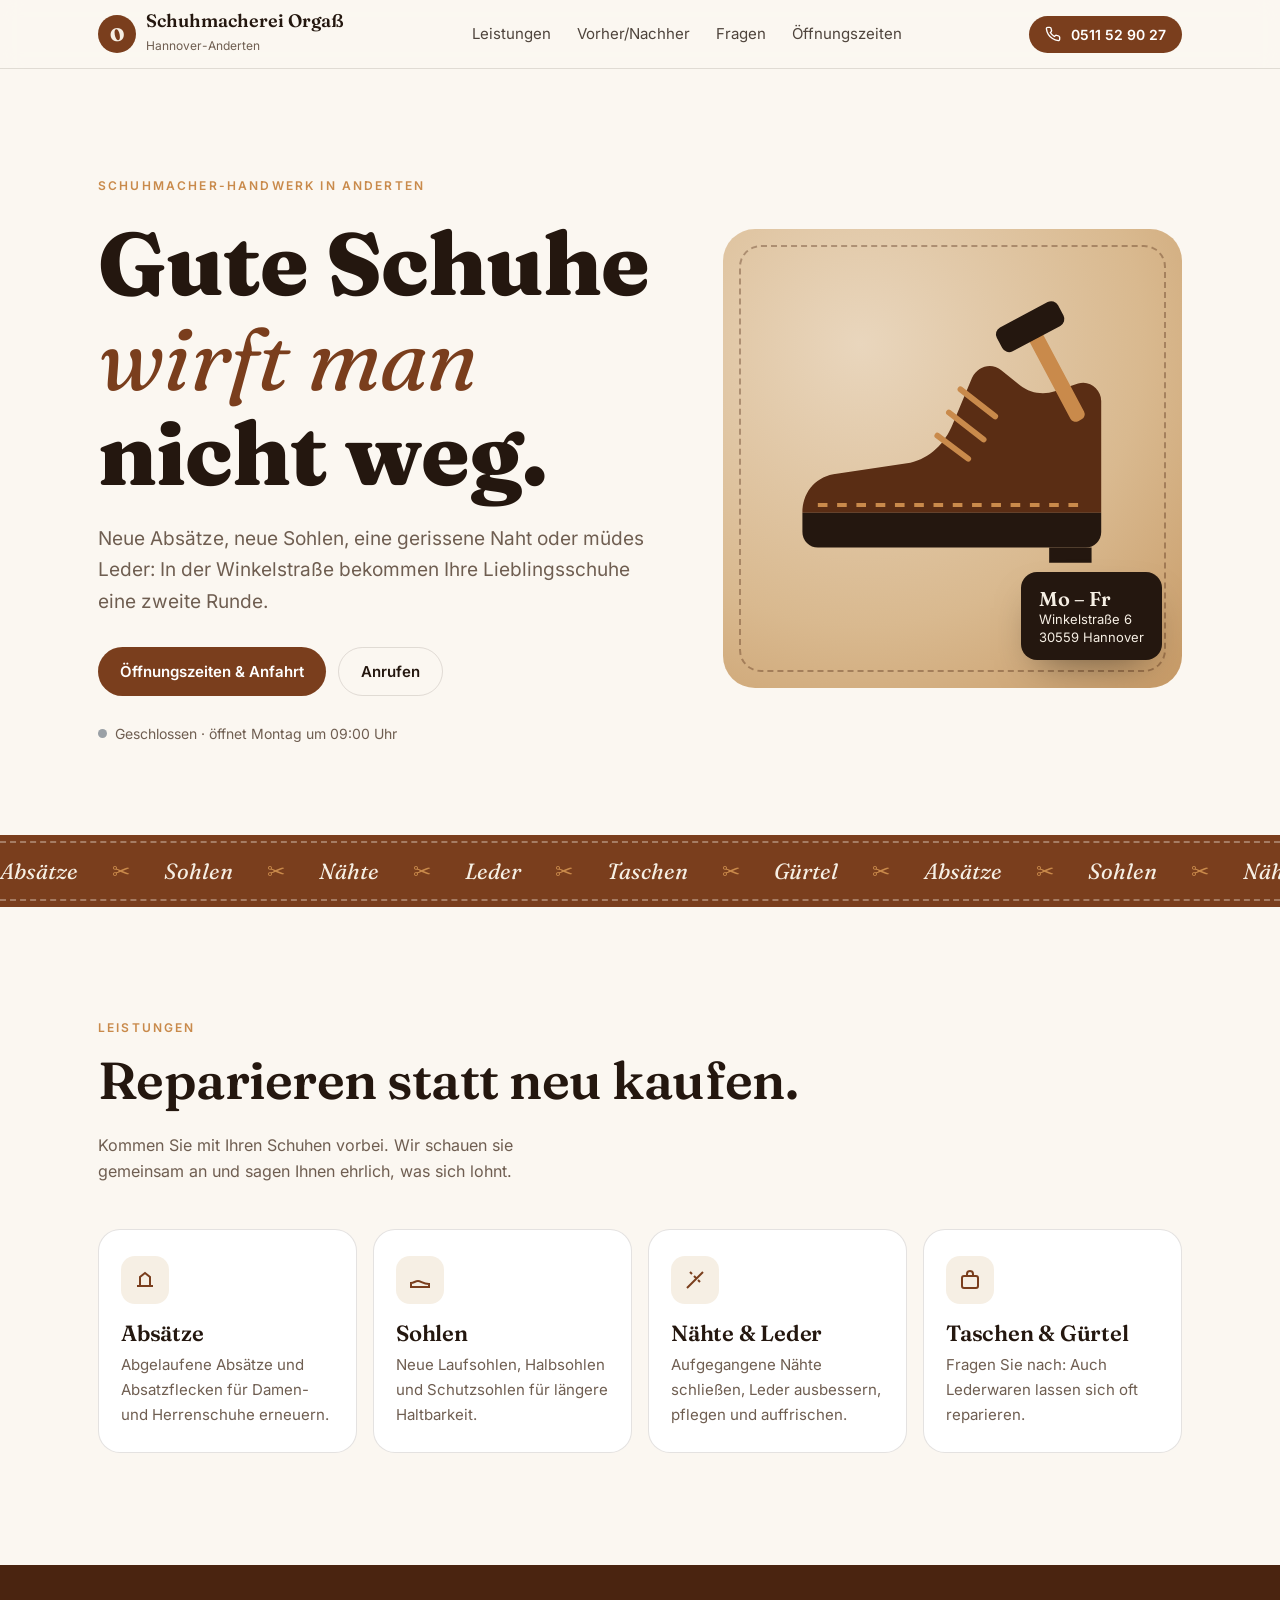
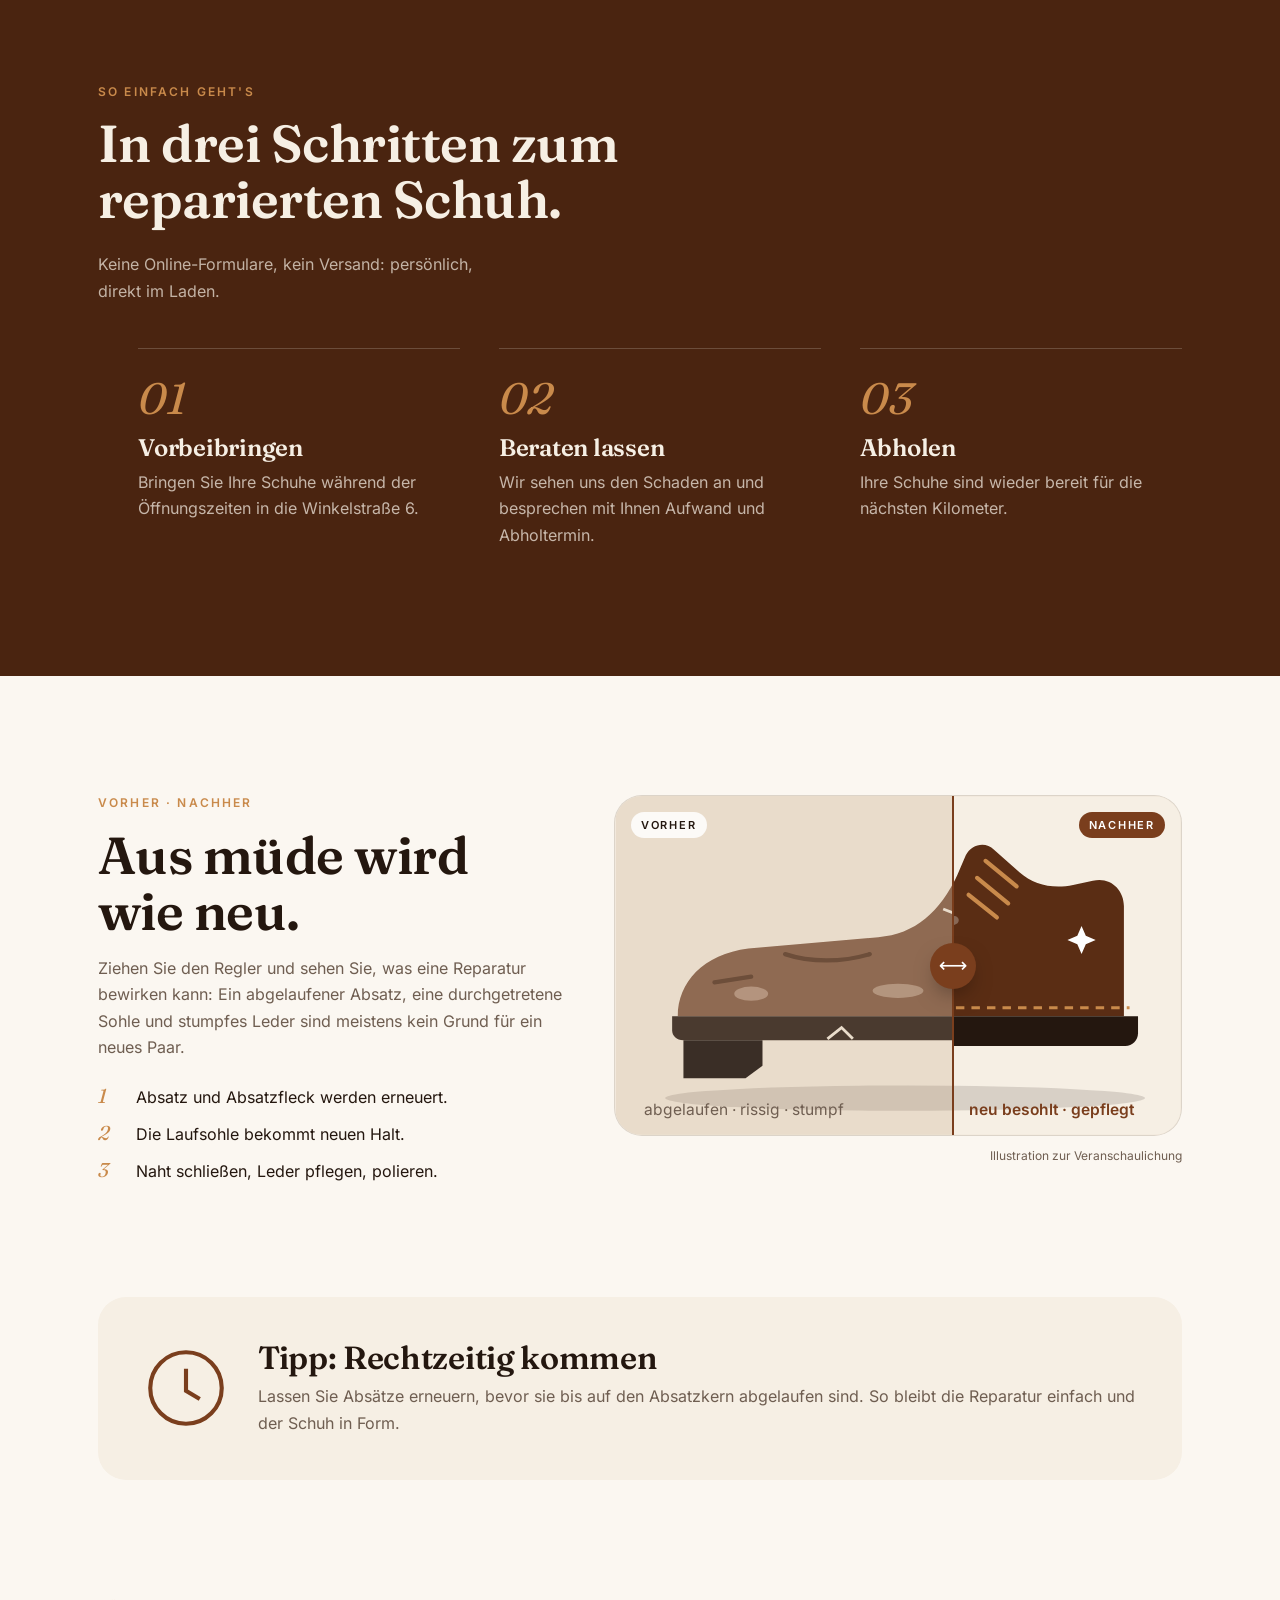
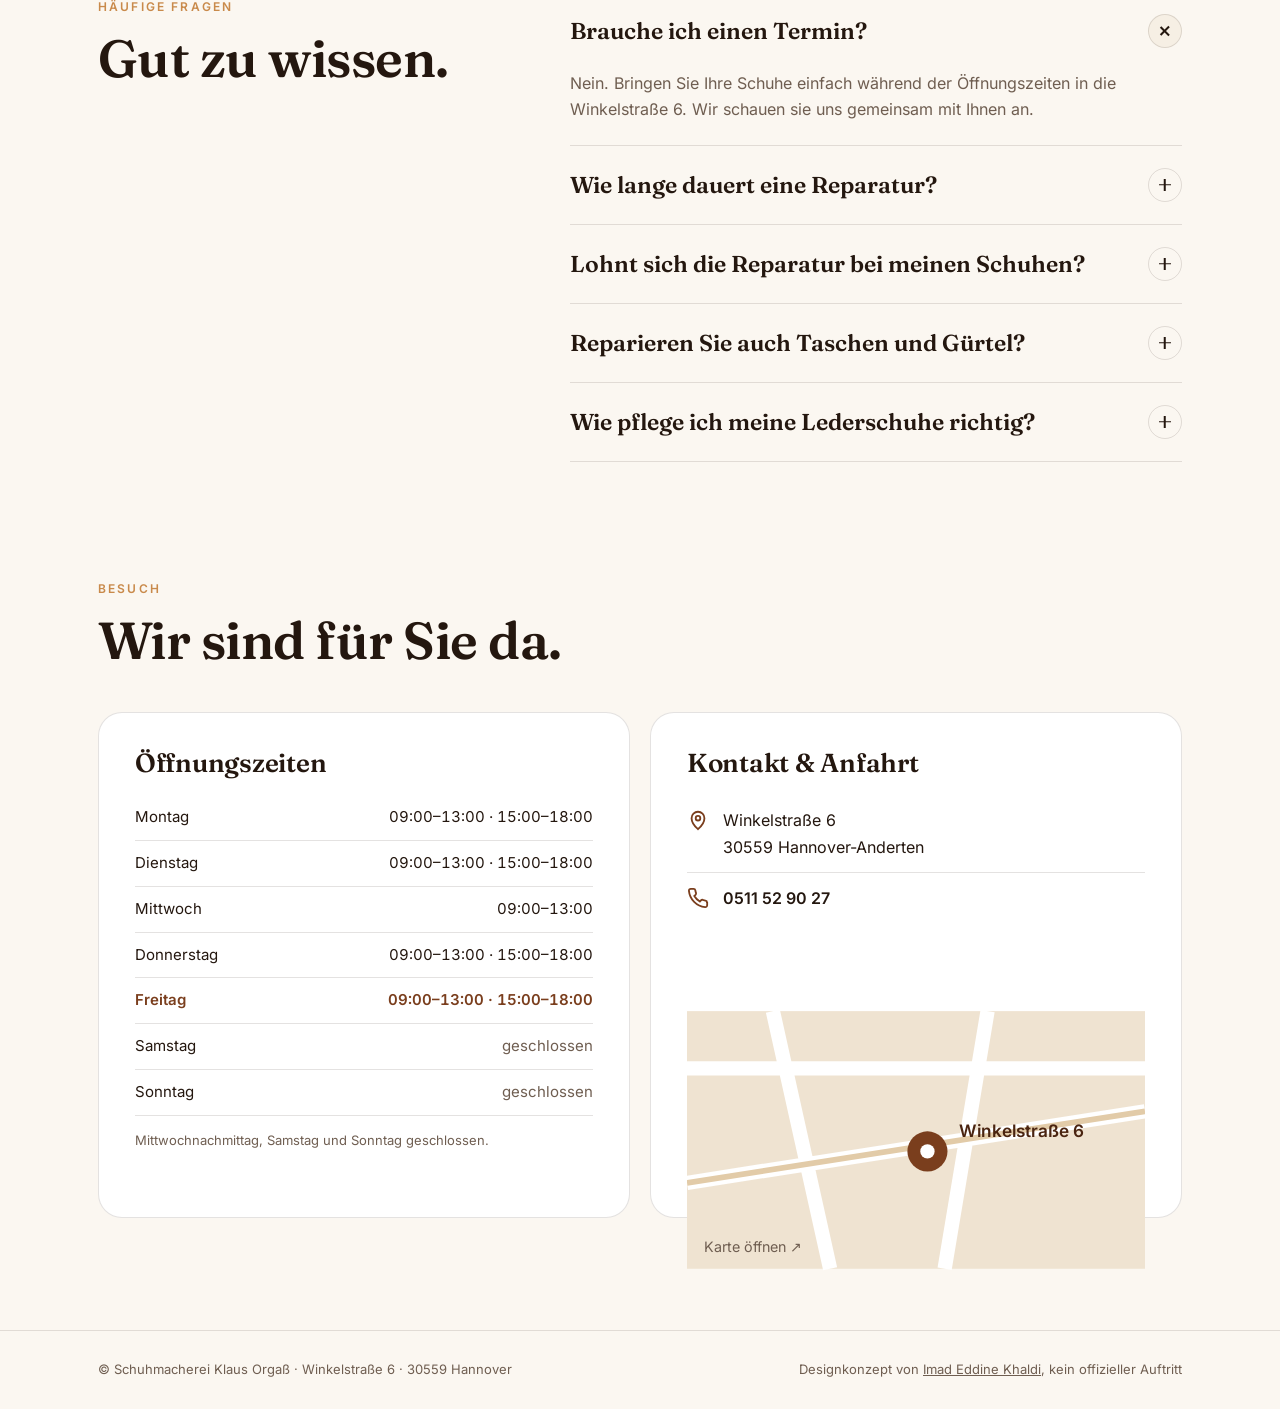
<file: sites/schuhmacherei-orgass/index.html>
<!doctype html>
<html lang="de">
<head>
<meta charset="utf-8">
<meta name="viewport" content="width=device-width, initial-scale=1">
<title>Schuhmacherei Orgaß · Hannover-Anderten</title>
<meta name="description" content="Schuhmacherei Klaus Orgaß in Hannover-Anderten: Schuhreparatur, Absätze, Sohlen und Lederpflege. Winkelstraße 6, Tel. 0511 52 90 27.">
<link rel="stylesheet" href="fonts/fonts.css">
<style>
:root{
  --leather:#7a3e1d; --leather-d:#4a2410; --tan:#c98a4b; --cream:#f6efe4; --paper:#fbf7f1;
  --ink:#24170f; --muted:#6f5e51; --line:rgba(36,23,15,.12);
  --serif:"Fraunces",Georgia,serif; --sans:"Inter",system-ui,sans-serif;
  --gut:clamp(16px,4vw,48px); --ease:cubic-bezier(.16,1,.3,1);
}
*{box-sizing:border-box}
html{scroll-behavior:smooth}
section[id]{scroll-margin-top:84px}
body{margin:0;background:var(--paper);color:var(--ink);font:400 16px/1.65 var(--sans);overflow-x:hidden}
a{color:inherit}
img,svg{display:block;max-width:100%}
.wrap{max-width:1180px;margin:0 auto;padding:0 var(--gut)}
.eyebrow{font:600 12px/1 var(--sans);letter-spacing:.18em;text-transform:uppercase;color:var(--tan)}
h1,h2,h3{font-family:var(--serif);font-weight:600;line-height:1.08;margin:0;letter-spacing:-.01em}
.btn{display:inline-flex;align-items:center;gap:10px;padding:14px 22px;border-radius:999px;font:600 15px var(--sans);text-decoration:none;transition:transform .3s var(--ease),background .3s}
.btn:hover{transform:translateY(-2px)}
.btn-main{background:var(--leather);color:#fff}
.btn-main:hover{background:var(--leather-d)}
.btn-ghost{border:1.5px solid var(--line);color:var(--ink)}

/* header */
.hdr{position:sticky;top:0;z-index:20;background:rgba(251,247,241,.88);backdrop-filter:blur(10px);border-bottom:1px solid var(--line)}
.hdr .wrap{display:flex;align-items:center;justify-content:space-between;height:68px;gap:16px}
.brand{display:flex;align-items:center;gap:10px;text-decoration:none}
.brand-mark{width:38px;height:38px;border-radius:50%;background:var(--leather);color:var(--cream);display:grid;place-items:center;font:800 18px var(--serif)}
.brand b{font:600 18px var(--serif);display:block;line-height:1.1}
.brand small{font-size:12px;color:var(--muted)}
.nav{display:flex;gap:26px;font-size:15px}
.nav a{text-decoration:none;opacity:.8}.nav a:hover{opacity:1}
.hdr .btn{padding:10px 16px;font-size:14px}
@media(max-width:780px){.nav{display:none}.hdr .btn span{display:none}}

/* hero */
.hero{padding:clamp(48px,8vw,104px) 0 clamp(56px,8vw,96px);position:relative}
.hero .wrap{display:grid;grid-template-columns:1.1fr .9fr;gap:clamp(32px,5vw,72px);align-items:center}
.hero h1{font-size:clamp(44px,7vw,88px);font-weight:800;margin:18px 0 22px}
.hero h1 em{font-style:italic;font-weight:400;color:var(--leather)}
.hero p{font-size:clamp(17px,1.6vw,19px);color:var(--muted);max-width:30em;margin:0 0 30px}
.hero-ctas{display:flex;gap:12px;flex-wrap:wrap}
.status{display:inline-flex;align-items:center;gap:8px;margin-top:26px;font-size:14px;color:var(--muted)}
.status i{width:9px;height:9px;border-radius:50%;background:#9aa0a6}
.status.open i{background:#2f9e5b;box-shadow:0 0 0 4px rgba(47,158,91,.15)}
.hero-art{position:relative;aspect-ratio:1;border-radius:32px;background:radial-gradient(circle at 30% 25%,#e9d6bd,#d9b98f 60%,#c79a66);overflow:hidden}
.hero-art svg{position:absolute;inset:8%;width:84%;height:84%}
.stitch{position:absolute;inset:16px;border:2px dashed rgba(74,36,16,.35);border-radius:22px;pointer-events:none}
.badge{position:absolute;right:20px;bottom:28px;background:var(--ink);color:var(--cream);border-radius:16px;padding:14px 18px;font-size:13px;line-height:1.35;box-shadow:0 18px 40px -18px rgba(0,0,0,.5)}
.badge b{display:block;font:600 20px var(--serif)}
@media(max-width:860px){.hero .wrap{grid-template-columns:1fr}.hero-art{max-width:440px}.badge{right:12px}}

/* services */
.sec{padding:clamp(64px,9vw,112px) 0}
.sec-head{display:flex;justify-content:space-between;align-items:end;gap:24px;flex-wrap:wrap;margin-bottom:44px}
.sec-head h2{font-size:clamp(32px,4.5vw,52px);max-width:14em;margin-top:12px}
.sec-head p{max-width:26em;color:var(--muted);margin:0}
.svc{display:grid;grid-template-columns:repeat(4,1fr);gap:16px}
.svc article{background:#fff;border:1px solid var(--line);border-radius:22px;padding:26px 22px 24px;transition:transform .4s var(--ease),box-shadow .4s}
.svc article:hover{transform:translateY(-4px);box-shadow:0 22px 40px -26px rgba(74,36,16,.45)}
.svc .ic{width:48px;height:48px;border-radius:14px;background:var(--cream);color:var(--leather);display:grid;place-items:center;margin-bottom:18px}
.svc h3{font-size:22px;margin-bottom:8px}
.svc p{margin:0;color:var(--muted);font-size:15px}
@media(max-width:980px){.svc{grid-template-columns:1fr 1fr}}
@media(max-width:520px){.svc{grid-template-columns:1fr}}

/* process */
.dark{background:var(--leather-d);color:var(--cream)}
.dark .sec-head p{color:rgba(246,239,228,.7)}
.steps{display:grid;grid-template-columns:repeat(3,1fr);gap:clamp(16px,3vw,40px);counter-reset:s}
.steps li{list-style:none;border-top:1px solid rgba(246,239,228,.2);padding-top:22px}
.steps li::before{counter-increment:s;content:"0" counter(s);font:400 italic 44px var(--serif);color:var(--tan);display:block;margin-bottom:10px}
.steps h3{font-size:24px;margin-bottom:8px}
.steps p{margin:0;color:rgba(246,239,228,.72)}
.steps ol{padding:0;margin:0;display:contents}
@media(max-width:780px){.steps{grid-template-columns:1fr}}

/* tip */
.tip{display:grid;grid-template-columns:auto 1fr;gap:28px;align-items:center;background:var(--cream);border-radius:28px;padding:clamp(24px,4vw,44px)}
.tip svg{width:88px;color:var(--leather)}
.tip h3{font-size:clamp(24px,3vw,32px);margin-bottom:8px}
.tip p{margin:0;color:var(--muted)}
@media(max-width:600px){.tip{grid-template-columns:1fr}}

/* visit */
.visit{display:grid;grid-template-columns:1fr 1fr;gap:20px}
.card{background:#fff;border:1px solid var(--line);border-radius:24px;padding:clamp(22px,3vw,36px)}
.card h3{font-size:26px;margin-bottom:18px}
.hours{width:100%;border-collapse:collapse;font-size:15px}
.hours td{padding:10px 0;border-bottom:1px solid var(--line)}
.hours td:last-child{text-align:right;font-variant-numeric:tabular-nums}
.hours tr.today td{font-weight:600;color:var(--leather)}
.hours tr.closed td:last-child{color:var(--muted)}
.contact-line{display:flex;gap:14px;align-items:flex-start;padding:12px 0;border-bottom:1px solid var(--line)}
.contact-line:last-of-type{border:0}
.contact-line svg{flex:none;width:22px;color:var(--leather);margin-top:2px}
.contact-line a{font-weight:600;text-decoration:none}
.map{margin-top:18px;border-radius:16px;overflow:hidden;background:var(--cream);aspect-ratio:16/9}
.map svg{width:100%;height:100%}
@media(max-width:820px){.visit{grid-template-columns:1fr}}

footer{border-top:1px solid var(--line);padding:28px 0;font-size:13px;color:var(--muted)}
footer .wrap{display:flex;justify-content:space-between;gap:12px;flex-wrap:wrap}

.reveal{opacity:0;transform:translateY(24px);transition:opacity .9s var(--ease),transform .9s var(--ease)}
.reveal.in{opacity:1;transform:none}
.svc article.reveal:nth-child(2),.steps li.reveal:nth-child(2){transition-delay:.08s}
.svc article.reveal:nth-child(3),.steps li.reveal:nth-child(3){transition-delay:.16s}
.svc article.reveal:nth-child(4){transition-delay:.24s}

/* scroll progress: a stitched seam along the top */
.seam{position:fixed;top:0;left:0;right:0;height:3px;z-index:40;pointer-events:none;background:repeating-linear-gradient(90deg,var(--tan) 0 10px,transparent 10px 16px);transform-origin:0 50%;transform:scaleX(var(--p,0))}

/* hero entrance */
.hero .wrap>div:first-child>*{animation:rise 1s var(--ease) both}
.hero .wrap>div:first-child>:nth-child(2){animation-delay:.08s}
.hero .wrap>div:first-child>:nth-child(3){animation-delay:.18s}
.hero .wrap>div:first-child>:nth-child(4){animation-delay:.28s}
.hero .wrap>div:first-child>:nth-child(5){animation-delay:.38s}
@keyframes rise{from{opacity:0;transform:translateY(28px)}}
.hero-art .hammer{transform-box:view-box;transform-origin:166px 80px;animation:tap 2.4s cubic-bezier(.5,0,.3,1) 1s infinite}
@keyframes tap{0%,55%,100%{transform:rotate(0)}35%{transform:rotate(-14deg)}48%{transform:rotate(4deg)}}
.hero-art .spark{opacity:0;transform-box:fill-box;transform-origin:center;animation:spark 2.4s ease-out 1s infinite}
.hero-art .spark:nth-of-type(2){animation-delay:1.04s}.hero-art .spark:nth-of-type(3){animation-delay:1.08s}
@keyframes spark{0%,46%{opacity:0;transform:scale(.2)}50%{opacity:1;transform:scale(1)}64%,100%{opacity:0;transform:scale(1.6) translateY(-6px)}}
.hero-art .seamline{stroke-dashoffset:0;animation:sew 3s linear infinite}
@keyframes sew{to{stroke-dashoffset:-40}}
.hero-art .badge{animation:pop .8s var(--ease) .7s both}
@keyframes pop{from{opacity:0;transform:translateY(16px) scale(.9)}}

/* ribbon */
.ribbon{background:var(--leather);color:var(--cream);overflow:hidden;white-space:nowrap;border-block:2px dashed rgba(246,239,228,.35);outline:6px solid var(--leather)}
.ribbon div{display:inline-flex;gap:34px;padding:14px 0;animation:run 34s linear infinite;font:400 italic 22px var(--serif)}
.ribbon span::after{content:"✂";font-style:normal;margin-left:34px;color:var(--tan)}
@keyframes run{to{transform:translateX(-50%)}}

/* before / after */
.ba{display:grid;grid-template-columns:.9fr 1.1fr;gap:clamp(24px,4vw,56px);align-items:center}
.ba-text h2{font-size:clamp(32px,4.5vw,52px);margin:12px 0 16px}
.ba-text p{color:var(--muted);margin:0 0 14px}
.ba-text ul{list-style:none;padding:0;margin:22px 0 0;display:grid;gap:10px}
.ba-text li{display:flex;gap:12px;align-items:baseline}
.ba-text li b{font:400 italic 20px var(--serif);color:var(--tan);min-width:2ch}
.cmp{position:relative;aspect-ratio:5/3;border-radius:28px;overflow:hidden;background:var(--cream);border:1px solid var(--line);user-select:none;touch-action:pan-y;--x:50%}
.cmp svg{position:absolute;inset:0;width:100%;height:100%}
.cmp .after{clip-path:inset(0 0 0 var(--x))}
.cmp .bar{position:absolute;top:0;bottom:0;left:var(--x);width:2px;background:var(--leather);transform:translateX(-1px);pointer-events:none}
.cmp .bar::after{content:"⟷";position:absolute;top:50%;left:50%;width:46px;height:46px;margin:-23px 0 0 -23px;border-radius:50%;background:var(--leather);color:#fff;display:grid;place-items:center;font-size:20px;box-shadow:0 10px 24px -10px rgba(0,0,0,.6)}
.cmp input{position:absolute;inset:0;width:100%;height:100%;opacity:0;cursor:ew-resize;margin:0}
.cmp .lbl{position:absolute;top:16px;font:600 11px var(--sans);letter-spacing:.16em;text-transform:uppercase;background:rgba(255,255,255,.85);padding:6px 10px;border-radius:99px;pointer-events:none}
.cmp .lbl.l{left:16px}.cmp .lbl.r{right:16px;background:var(--leather);color:#fff}
.cmp-note{font-size:12px;color:var(--muted);margin-top:10px;text-align:right}
@media(max-width:860px){.ba{grid-template-columns:1fr}}

/* faq */
.faq{max-width:820px}
.faq details{border-bottom:1px solid var(--line)}
.faq summary{list-style:none;cursor:pointer;display:flex;justify-content:space-between;gap:18px;align-items:center;padding:22px 0;font:600 clamp(19px,2vw,23px) var(--serif)}
.faq summary::-webkit-details-marker{display:none}
.faq summary i{flex:none;width:34px;height:34px;border-radius:50%;border:1.5px solid var(--line);position:relative;transition:transform .4s var(--ease),background .3s}
.faq summary i::before,.faq summary i::after{content:"";position:absolute;left:50%;top:50%;width:12px;height:1.5px;background:currentColor;transform:translate(-50%,-50%)}
.faq summary i::after{transform:translate(-50%,-50%) rotate(90deg)}
.faq details[open] summary i{transform:rotate(45deg);background:var(--cream)}
.faq details p{margin:0 0 22px;color:var(--muted);max-width:40em;animation:rise .5s var(--ease)}
.faq-wrap{display:grid;grid-template-columns:.8fr 1.2fr;gap:clamp(24px,5vw,72px)}
.faq-wrap h2{font-size:clamp(32px,4.5vw,52px);margin-top:12px}
@media(max-width:820px){.faq-wrap{grid-template-columns:1fr}}

@media(prefers-reduced-motion:reduce){.reveal{opacity:1;transform:none}*{transition:none!important;animation:none!important}.seam{display:none}}
</style>
</head>
<body>

<header class="hdr">
  <div class="wrap">
    <a class="brand" href="#top"><span class="brand-mark">O</span><span><b>Schuhmacherei Orgaß</b><small>Hannover-Anderten</small></span></a>
    <nav class="nav"><a href="#leistungen">Leistungen</a><a href="#vorher-nachher">Vorher/Nachher</a><a href="#fragen">Fragen</a><a href="#besuch">Öffnungszeiten</a></nav>
    <a class="btn btn-main" href="tel:+49511529027"><svg width="16" height="16" viewBox="0 0 24 24" fill="none" stroke="currentColor" stroke-width="2"><path d="M22 16.9v3a2 2 0 0 1-2.2 2 19.8 19.8 0 0 1-8.6-3.1 19.5 19.5 0 0 1-6-6A19.8 19.8 0 0 1 2.1 4.2 2 2 0 0 1 4.1 2h3a2 2 0 0 1 2 1.7c.1.9.4 1.8.7 2.7a2 2 0 0 1-.5 2.1L8 9.8a16 16 0 0 0 6 6l1.3-1.3a2 2 0 0 1 2.1-.4c.9.3 1.8.6 2.7.7a2 2 0 0 1 1.7 2z"/></svg><span>0511 52 90 27</span></a>
  </div>
</header>

<main id="top">
  <section class="hero">
    <div class="wrap">
      <div>
        <span class="eyebrow">Schuhmacher-Handwerk in Anderten</span>
        <h1>Gute Schuhe <em>wirft man</em> nicht weg.</h1>
        <p>Neue Absätze, neue Sohlen, eine gerissene Naht oder müdes Leder: In der Winkelstraße bekommen Ihre Lieblingsschuhe eine zweite Runde.</p>
        <div class="hero-ctas">
          <a class="btn btn-main" href="#besuch">Öffnungszeiten &amp; Anfahrt</a>
          <a class="btn btn-ghost" href="tel:+49511529027">Anrufen</a>
        </div>
        <div class="status" id="status"><i></i><span>Öffnungszeiten werden geladen…</span></div>
      </div>
      <div class="hero-art reveal" aria-hidden="true">
        <span class="stitch"></span>
        <svg viewBox="0 0 200 200" fill="none">
          <!-- Schuh -->
          <path d="M22 128c0-10 6-18 16-20l40-6c10-2 18-10 22-20l10-24c3-6 10-8 15-4l10 8c5 4 12 5 18 3l12-4c6-2 12 3 12 9v58H22z" fill="#5a2d14"/>
          <path d="M22 128h155v10a8 8 0 0 1-8 8H30a8 8 0 0 1-8-8z" fill="#24170f"/>
          <path d="M150 146h22v8h-22z" fill="#24170f"/>
          <path d="M104 64l18 14M98 76l18 14M92 88l16 12" stroke="#c98a4b" stroke-width="3" stroke-linecap="round"/>
          <path class="seamline" d="M30 124h140" stroke="#c98a4b" stroke-width="2" stroke-dasharray="5 5"/>
          <!-- Funken beim Hammerschlag -->
          <g fill="#f6efe4"><circle class="spark" cx="126" cy="50" r="2.4"/><circle class="spark" cx="118" cy="44" r="1.6"/><circle class="spark" cx="134" cy="42" r="1.8"/></g>
          <!-- Hammer -->
          <g class="hammer"><g transform="rotate(-28 150 50)"><rect x="146" y="30" width="8" height="54" rx="3" fill="#c98a4b"/><rect x="132" y="22" width="36" height="14" rx="4" fill="#24170f"/></g></g>
        </svg>
        <div class="badge"><b>Mo – Fr</b>Winkelstraße 6<br>30559 Hannover</div>
      </div>
    </div>
  </section>

  <div class="ribbon" aria-hidden="true"><div><span>Absätze</span><span>Sohlen</span><span>Nähte</span><span>Leder</span><span>Taschen</span><span>Gürtel</span><span>Absätze</span><span>Sohlen</span><span>Nähte</span><span>Leder</span><span>Taschen</span><span>Gürtel</span></div></div>

  <section class="sec" id="leistungen">
    <div class="wrap">
      <div class="sec-head reveal">
        <div><span class="eyebrow">Leistungen</span><h2>Reparieren statt neu kaufen.</h2></div>
        <p>Kommen Sie mit Ihren Schuhen vorbei. Wir schauen sie gemeinsam an und sagen Ihnen ehrlich, was sich lohnt.</p>
      </div>
      <div class="svc">
        <article class="reveal"><div class="ic"><svg width="24" height="24" viewBox="0 0 24 24" fill="none" stroke="currentColor" stroke-width="2"><path d="M4 18h16M7 18V9l5-4 5 4v9"/></svg></div><h3>Absätze</h3><p>Abgelaufene Absätze und Absatzflecken für Damen- und Herrenschuhe erneuern.</p></article>
        <article class="reveal"><div class="ic"><svg width="24" height="24" viewBox="0 0 24 24" fill="none" stroke="currentColor" stroke-width="2"><path d="M3 15c3 0 4-2 7-2s5 3 11 3v3H3z"/></svg></div><h3>Sohlen</h3><p>Neue Laufsohlen, Halbsohlen und Schutzsohlen für längere Haltbarkeit.</p></article>
        <article class="reveal"><div class="ic"><svg width="24" height="24" viewBox="0 0 24 24" fill="none" stroke="currentColor" stroke-width="2"><path d="M4 20 20 4M7 4l2 2M11 8l2 2M15 12l2 2"/></svg></div><h3>Nähte &amp; Leder</h3><p>Aufgegangene Nähte schließen, Leder ausbessern, pflegen und auffrischen.</p></article>
        <article class="reveal"><div class="ic"><svg width="24" height="24" viewBox="0 0 24 24" fill="none" stroke="currentColor" stroke-width="2"><rect x="4" y="8" width="16" height="12" rx="2"/><path d="M9 8V6a3 3 0 0 1 6 0v2"/></svg></div><h3>Taschen &amp; Gürtel</h3><p>Fragen Sie nach: Auch Lederwaren lassen sich oft reparieren.</p></article>
      </div>
    </div>
  </section>

  <section class="sec dark" id="ablauf">
    <div class="wrap">
      <div class="sec-head reveal">
        <div><span class="eyebrow">So einfach geht's</span><h2>In drei Schritten zum reparierten Schuh.</h2></div>
        <p>Keine Online-Formulare, kein Versand: persönlich, direkt im Laden.</p>
      </div>
      <ol class="steps">
        <li class="reveal"><h3>Vorbeibringen</h3><p>Bringen Sie Ihre Schuhe während der Öffnungszeiten in die Winkelstraße 6.</p></li>
        <li class="reveal"><h3>Beraten lassen</h3><p>Wir sehen uns den Schaden an und besprechen mit Ihnen Aufwand und Abholtermin.</p></li>
        <li class="reveal"><h3>Abholen</h3><p>Ihre Schuhe sind wieder bereit für die nächsten Kilometer.</p></li>
      </ol>
    </div>
  </section>

  <section class="sec" id="vorher-nachher">
    <div class="wrap ba">
      <div class="ba-text reveal">
        <span class="eyebrow">Vorher · Nachher</span>
        <h2>Aus müde wird wie neu.</h2>
        <p>Ziehen Sie den Regler und sehen Sie, was eine Reparatur bewirken kann: Ein abgelaufener Absatz, eine durchgetretene Sohle und stumpfes Leder sind meistens kein Grund für ein neues Paar.</p>
        <ul>
          <li><b>1</b><span>Absatz und Absatzfleck werden erneuert.</span></li>
          <li><b>2</b><span>Die Laufsohle bekommt neuen Halt.</span></li>
          <li><b>3</b><span>Naht schließen, Leder pflegen, polieren.</span></li>
        </ul>
      </div>
      <div class="reveal">
        <div class="cmp" id="cmp">
          <svg viewBox="0 0 400 240" aria-hidden="true">
            <rect width="400" height="240" fill="#e9dccb"/>
            <ellipse cx="205" cy="214" rx="170" ry="9" fill="rgba(36,23,15,.12)"/>
            <path d="M44 156c0-24 18-44 50-48l92-8c26-2 44-18 56-44l6-14c4-8 14-10 20-4l18 16c10 9 24 12 38 9l14-3c12-3 22 6 22 18v78z" fill="#8f6a52"/>
            <path d="M120 112c18 6 40 6 60 0M70 132l26-4" stroke="#6d4e3a" stroke-width="3" fill="none" stroke-linecap="round"/>
            <g fill="#b89a83" opacity=".9"><ellipse cx="300" cy="120" rx="16" ry="7"/><ellipse cx="96" cy="140" rx="12" ry="5"/><ellipse cx="200" cy="138" rx="18" ry="5"/></g>
            <path d="M246 70l8 10M256 66l9 9" stroke="#3a2416" stroke-width="2.5" stroke-linecap="round"/>
            <path d="M232 80l10 4 6-8 8 6" stroke="#e9dccb" stroke-width="2" fill="none"/>
            <path d="M40 156h330v10c0 4-3 7-7 7H48c-5 0-8-3-8-7z" fill="#4a3a2f"/>
            <path d="M150 172l10-8 8 8M250 170l6-6 7 7" stroke="#e9dccb" stroke-width="2" fill="none"/>
            <path d="M48 173h56v18l-12 9H48z" fill="#3a2e26"/>
            <text x="20" y="226" font-family="Inter,sans-serif" font-size="11" fill="#6f5e51">abgelaufen · rissig · stumpf</text>
          </svg>
          <svg class="after" viewBox="0 0 400 240" aria-hidden="true">
            <rect width="400" height="240" fill="#f6efe4"/>
            <ellipse cx="205" cy="214" rx="170" ry="9" fill="rgba(36,23,15,.14)"/>
            <path d="M44 156c0-24 18-44 50-48l92-8c26-2 44-18 56-44l6-14c4-8 14-10 20-4l18 16c10 9 24 12 38 9l14-3c12-3 22 6 22 18v78z" fill="#5a2d14"/>
            <path d="M100 118c40-8 90-8 140-30" stroke="rgba(255,255,255,.28)" stroke-width="6" fill="none" stroke-linecap="round"/>
            <path d="M262 46l22 18M256 58l22 18M250 70l20 16" stroke="#c98a4b" stroke-width="3" stroke-linecap="round"/>
            <path d="M54 150h310" stroke="#c98a4b" stroke-width="2" stroke-dasharray="6 5"/>
            <path d="M40 156h330v12c0 5-4 9-9 9H49c-5 0-9-4-9-9z" fill="#24170f"/>
            <path d="M46 177h62v26c0 3-2 5-5 5H51c-3 0-5-2-5-5z" fill="#24170f"/>
            <path d="M46 199h62" stroke="#c98a4b" stroke-width="2"/>
            <g fill="#fff"><path d="M330 92l3 7 7 3-7 3-3 7-3-7-7-3 7-3z"/><path d="M150 96l2 4 4 2-4 2-2 4-2-4-4-2 4-2z"/></g>
            <text x="250" y="226" font-family="Inter,sans-serif" font-size="11" fill="#7a3e1d" font-weight="600">neu besohlt · gepflegt</text>
          </svg>
          <span class="lbl l">Vorher</span><span class="lbl r">Nachher</span>
          <span class="bar"></span>
          <input type="range" min="0" max="100" value="50" aria-label="Vorher und Nachher vergleichen">
        </div>
        <p class="cmp-note">Illustration zur Veranschaulichung</p>
      </div>
    </div>
  </section>

  <section class="sec" style="padding-top:0">
    <div class="wrap">
      <div class="tip reveal">
        <svg viewBox="0 0 64 64" fill="none" stroke="currentColor" stroke-width="3"><circle cx="32" cy="32" r="26"/><path d="M32 18v16l10 6"/></svg>
        <div><h3>Tipp: Rechtzeitig kommen</h3><p>Lassen Sie Absätze erneuern, bevor sie bis auf den Absatzkern abgelaufen sind. So bleibt die Reparatur einfach und der Schuh in Form.</p></div>
      </div>
    </div>
  </section>

  <section class="sec" id="fragen" style="padding-top:0">
    <div class="wrap faq-wrap">
      <div class="reveal"><span class="eyebrow">Häufige Fragen</span><h2>Gut zu wissen.</h2></div>
      <div class="faq reveal">
        <details open><summary>Brauche ich einen Termin?<i></i></summary><p>Nein. Bringen Sie Ihre Schuhe einfach während der Öffnungszeiten in die Winkelstraße 6. Wir schauen sie uns gemeinsam mit Ihnen an.</p></details>
        <details><summary>Wie lange dauert eine Reparatur?<i></i></summary><p>Das hängt von der Arbeit ab. Bei der Abgabe besprechen wir den Aufwand und nennen Ihnen einen Abholtermin.</p></details>
        <details><summary>Lohnt sich die Reparatur bei meinen Schuhen?<i></i></summary><p>Das sagen wir Ihnen ehrlich, bevor wir anfangen. Gut gemachte Lederschuhe lassen sich oft viele Male neu besohlen.</p></details>
        <details><summary>Reparieren Sie auch Taschen und Gürtel?<i></i></summary><p>Fragen Sie gern nach: Auch Lederwaren lassen sich häufig reparieren. Bringen Sie das Stück am besten mit.</p></details>
        <details><summary>Wie pflege ich meine Lederschuhe richtig?<i></i></summary><p>Nach dem Tragen mit einem Schuhspanner lüften, nasse Schuhe langsam und nicht auf der Heizung trocknen, regelmäßig eincremen und vor dem Winter imprägnieren.</p></details>
      </div>
    </div>
  </section>

  <section class="sec" id="besuch" style="padding-top:0">
    <div class="wrap">
      <div class="sec-head reveal"><div><span class="eyebrow">Besuch</span><h2>Wir sind für Sie da.</h2></div></div>
      <div class="visit">
        <div class="card reveal">
          <h3>Öffnungszeiten</h3>
          <table class="hours" id="hours"></table>
          <p style="font-size:13px;color:var(--muted);margin:14px 0 0">Mittwochnachmittag, Samstag und Sonntag geschlossen.</p>
        </div>
        <div class="card reveal">
          <h3>Kontakt &amp; Anfahrt</h3>
          <div class="contact-line"><svg viewBox="0 0 24 24" fill="none" stroke="currentColor" stroke-width="2"><path d="M12 22s7-6.2 7-12a7 7 0 1 0-14 0c0 5.8 7 12 7 12z"/><circle cx="12" cy="10" r="2.5"/></svg><div>Winkelstraße 6<br>30559 Hannover-Anderten</div></div>
          <div class="contact-line"><svg viewBox="0 0 24 24" fill="none" stroke="currentColor" stroke-width="2"><path d="M22 16.9v3a2 2 0 0 1-2.2 2A19.8 19.8 0 0 1 2.1 4.2 2 2 0 0 1 4.1 2h3a2 2 0 0 1 2 1.7c.1.9.4 1.8.7 2.7a2 2 0 0 1-.5 2.1L8 9.8a16 16 0 0 0 6 6l1.3-1.3a2 2 0 0 1 2.1-.4c.9.3 1.8.6 2.7.7a2 2 0 0 1 1.7 2z"/></svg><div><a href="tel:+49511529027">0511 52 90 27</a></div></div>
          <a class="map" href="https://www.google.com/maps/search/?api=1&query=Winkelstra%C3%9Fe+6+30559+Hannover" target="_blank" rel="noopener" aria-label="Auf Google Maps öffnen">
            <svg viewBox="0 0 320 180"><rect width="320" height="180" fill="#efe3d1"/><path d="M0 120 320 70M60 0l40 180M210 0l-30 180M0 40h320" stroke="#fff" stroke-width="10"/><path d="M0 120 320 70" stroke="#e2cba8" stroke-width="4"/><circle cx="168" cy="98" r="14" fill="#7a3e1d"/><circle cx="168" cy="98" r="5" fill="#fff"/><text x="190" y="88" font-family="Inter,sans-serif" font-size="12" fill="#4a2410" font-weight="600">Winkelstraße 6</text><text x="12" y="168" font-family="Inter,sans-serif" font-size="10" fill="#6f5e51">Karte öffnen ↗</text></svg>
          </a>
        </div>
      </div>
    </div>
  </section>
</main>

<footer>
  <div class="wrap">
    <span>© Schuhmacherei Klaus Orgaß · Winkelstraße 6 · 30559 Hannover</span>
    <span>Designkonzept von <a href="https://www.imadportfolio.dev/">Imad Eddine Khaldi</a>, kein offizieller Auftritt</span>
  </div>
</footer>

<script>
// Öffnungszeiten (0 = Sonntag)
const H={1:[["09:00","13:00"],["15:00","18:00"]],2:[["09:00","13:00"],["15:00","18:00"]],3:[["09:00","13:00"]],4:[["09:00","13:00"],["15:00","18:00"]],5:[["09:00","13:00"],["15:00","18:00"]],6:[],0:[]};
const N=["Sonntag","Montag","Dienstag","Mittwoch","Donnerstag","Freitag","Samstag"];
const now=new Date(new Date().toLocaleString("en-US",{timeZone:"Europe/Berlin"}));
const d=now.getDay(), m=now.getHours()*60+now.getMinutes(), t=s=>{const[a,b]=s.split(":");return a*60+ +b};
const tbl=document.getElementById("hours");
[1,2,3,4,5,6,0].forEach(i=>{const tr=document.createElement("tr");if(i===d)tr.className="today";if(!H[i].length)tr.classList.add("closed");tr.innerHTML=`<td>${N[i]}</td><td>${H[i].length?H[i].map(r=>r.join("–")).join(" · "):"geschlossen"}</td>`;tbl.appendChild(tr)});
const st=document.getElementById("status"), open=H[d].find(r=>m>=t(r[0])&&m<t(r[1]));
if(open){st.classList.add("open");st.lastElementChild.textContent=`Jetzt geöffnet · bis ${open[1]} Uhr`}
else{const next=H[d].find(r=>m<t(r[0]));let txt;if(next)txt=`Geschlossen · öffnet heute um ${next[0]} Uhr`;else{for(let k=1;k<8;k++){const dd=(d+k)%7;if(H[dd].length){txt=`Geschlossen · öffnet ${k===1?"morgen":N[dd]} um ${H[dd][0][0]} Uhr`;break}}}st.lastElementChild.textContent=txt}
// Einblenden
const io=new IntersectionObserver(e=>e.forEach(x=>{if(x.isIntersecting){x.target.classList.add("in");io.unobserve(x.target)}}),{threshold:.12});
document.querySelectorAll(".reveal").forEach(el=>io.observe(el));
// Vorher/Nachher-Regler
const cmp=document.getElementById("cmp"),rng=cmp.querySelector("input");
const setX=v=>cmp.style.setProperty("--x",v+"%");
rng.addEventListener("input",()=>setX(rng.value));
// kurzer Hinweis, dass man ziehen kann
if(!matchMedia("(prefers-reduced-motion: reduce)").matches){
  const hint=new IntersectionObserver(e=>{if(!e[0].isIntersecting)return;hint.disconnect();let t0;const run=t=>{t0??=t;const k=(t-t0)/1600;if(k>=1||rng.dataset.touched){if(!rng.dataset.touched){setX(50);rng.value=50}return}setX(50+Math.sin(k*Math.PI*2)*22);requestAnimationFrame(run)};setTimeout(()=>requestAnimationFrame(run),500)},{threshold:.6});
  hint.observe(cmp);rng.addEventListener("pointerdown",()=>rng.dataset.touched=1);
}
// Naht-Fortschritt oben
const seam=document.createElement("div");seam.className="seam";document.body.prepend(seam);
const prog=()=>seam.style.setProperty("--p",scrollY/Math.max(1,document.documentElement.scrollHeight-innerHeight));
addEventListener("scroll",prog,{passive:true});prog();
</script>
</body>
</html>
</file>
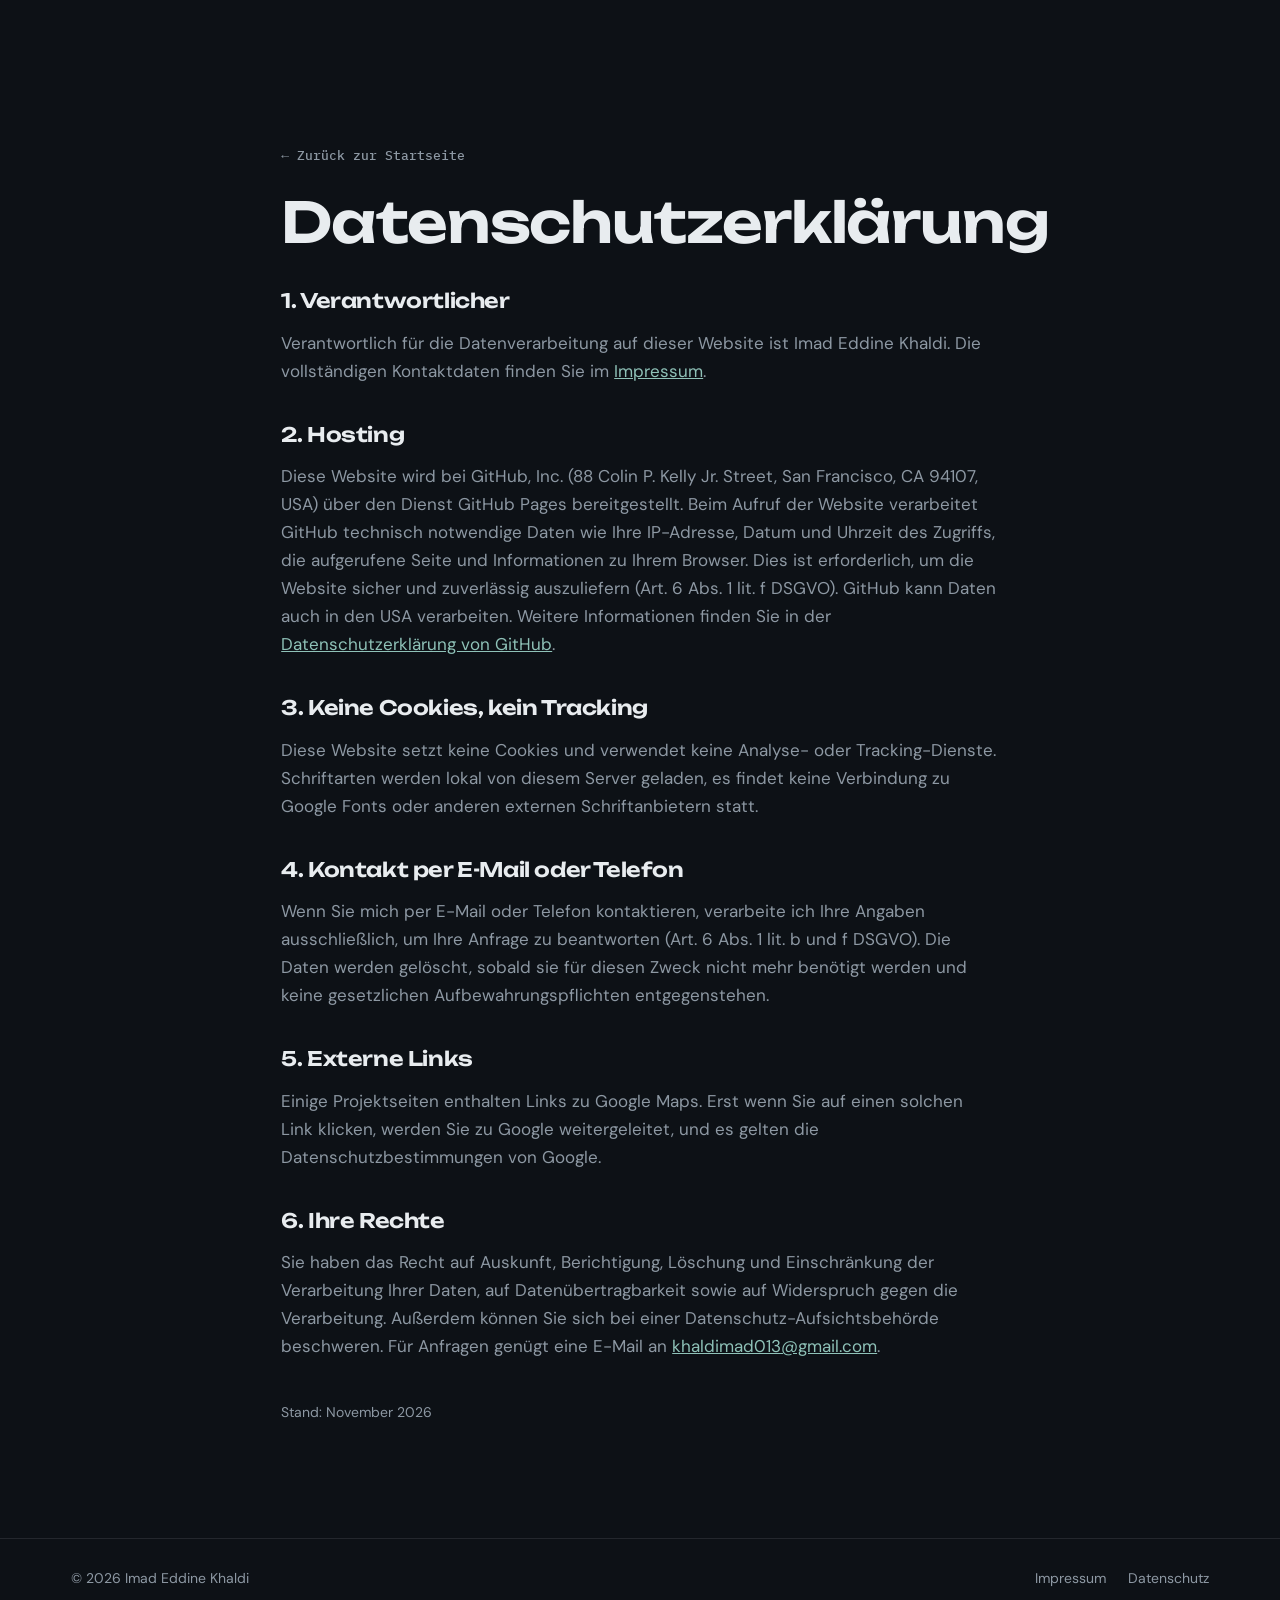
<file: datenschutz.html>
<!doctype html>
<html lang="de">
<head>
<meta charset="utf-8">
<meta name="viewport" content="width=device-width, initial-scale=1">
<title>Datenschutz · Imad Eddine Khaldi</title>
<meta name="robots" content="noindex">
<link rel="icon" href="/favicon.svg" type="image/svg+xml">
<link rel="stylesheet" href="/fonts/fonts.css">
<link rel="stylesheet" href="/styles.css">
</head>
<body>
<main class="legal">
  <div class="wrap">
    <a class="back" href="/">← Zurück zur Startseite</a>
    <h1>Datenschutzerklärung</h1>

    <h2>1. Verantwortlicher</h2>
    <p>Verantwortlich für die Datenverarbeitung auf dieser Website ist Imad Eddine Khaldi. Die vollständigen Kontaktdaten finden Sie im <a href="/impressum.html">Impressum</a>.</p>

    <h2>2. Hosting</h2>
    <p>Diese Website wird bei GitHub, Inc. (88 Colin P. Kelly Jr. Street, San Francisco, CA 94107, USA) über den Dienst GitHub Pages bereitgestellt. Beim Aufruf der Website verarbeitet GitHub technisch notwendige Daten wie Ihre IP-Adresse, Datum und Uhrzeit des Zugriffs, die aufgerufene Seite und Informationen zu Ihrem Browser. Dies ist erforderlich, um die Website sicher und zuverlässig auszuliefern (Art. 6 Abs. 1 lit. f DSGVO). GitHub kann Daten auch in den USA verarbeiten. Weitere Informationen finden Sie in der <a href="https://docs.github.com/de/site-policy/privacy-policies/github-general-privacy-statement" rel="noopener" target="_blank">Datenschutzerklärung von GitHub</a>.</p>

    <h2>3. Keine Cookies, kein Tracking</h2>
    <p>Diese Website setzt keine Cookies und verwendet keine Analyse- oder Tracking-Dienste. Schriftarten werden lokal von diesem Server geladen, es findet keine Verbindung zu Google Fonts oder anderen externen Schriftanbietern statt.</p>

    <h2>4. Kontakt per E-Mail oder Telefon</h2>
    <p>Wenn Sie mich per E-Mail oder Telefon kontaktieren, verarbeite ich Ihre Angaben ausschließlich, um Ihre Anfrage zu beantworten (Art. 6 Abs. 1 lit. b und f DSGVO). Die Daten werden gelöscht, sobald sie für diesen Zweck nicht mehr benötigt werden und keine gesetzlichen Aufbewahrungspflichten entgegenstehen.</p>

    <h2>5. Externe Links</h2>
    <p>Einige Projektseiten enthalten Links zu Google Maps. Erst wenn Sie auf einen solchen Link klicken, werden Sie zu Google weitergeleitet, und es gelten die Datenschutzbestimmungen von Google.</p>

    <h2>6. Ihre Rechte</h2>
    <p>Sie haben das Recht auf Auskunft, Berichtigung, Löschung und Einschränkung der Verarbeitung Ihrer Daten, auf Datenübertragbarkeit sowie auf Widerspruch gegen die Verarbeitung. Außerdem können Sie sich bei einer Datenschutz-Aufsichtsbehörde beschweren. Für Anfragen genügt eine E-Mail an <a href="mailto:khaldimad013@gmail.com">khaldimad013@gmail.com</a>.</p>

    <p style="margin-top:40px;font-size:14px">Stand: November 2026</p>
  </div>
</main>
<footer class="ftr"><div class="wrap ftr-in"><span>© 2026 Imad Eddine Khaldi</span><nav aria-label="Rechtliches"><a href="/impressum.html">Impressum</a><a href="/datenschutz.html">Datenschutz</a></nav></div></footer>
</body>
</html>
</file>
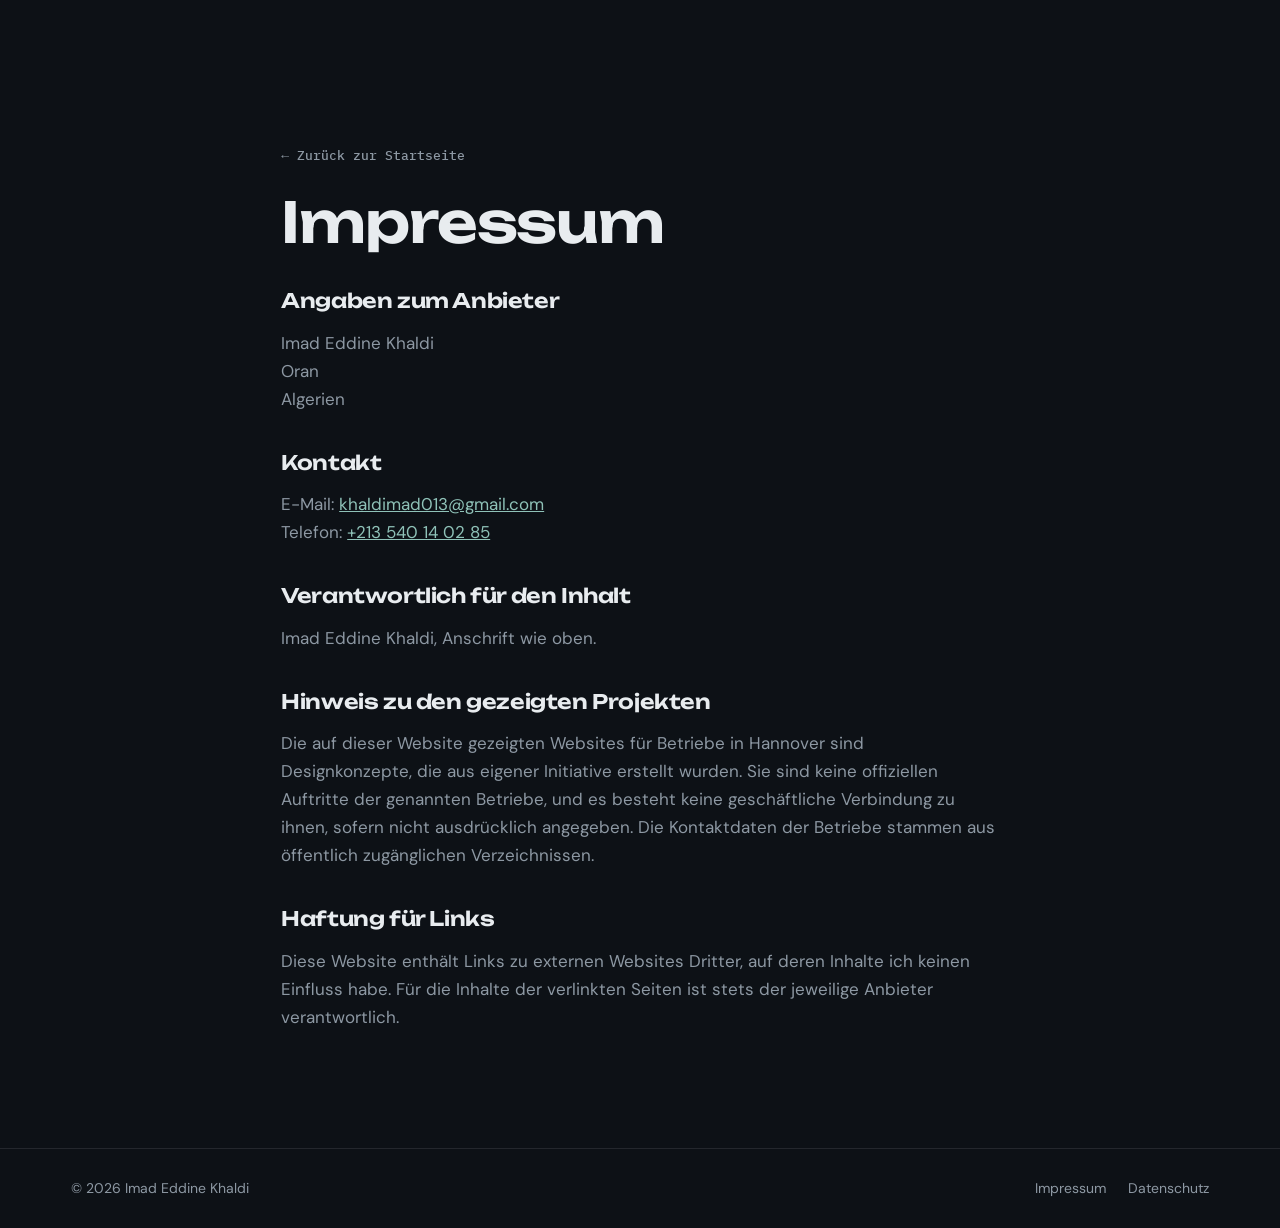
<file: impressum.html>
<!doctype html>
<html lang="de">
<head>
<meta charset="utf-8">
<meta name="viewport" content="width=device-width, initial-scale=1">
<title>Impressum · Imad Eddine Khaldi</title>
<meta name="robots" content="noindex">
<link rel="icon" href="/favicon.svg" type="image/svg+xml">
<link rel="stylesheet" href="/fonts/fonts.css">
<link rel="stylesheet" href="/styles.css">
</head>
<body>
<main class="legal">
  <div class="wrap">
    <a class="back" href="/">← Zurück zur Startseite</a>
    <h1>Impressum</h1>

    <h2>Angaben zum Anbieter</h2>
    <p>Imad Eddine Khaldi<br>
    Oran<br>
    Algerien</p>

    <h2>Kontakt</h2>
    <p>E-Mail: <a href="mailto:khaldimad013@gmail.com">khaldimad013@gmail.com</a><br>
    Telefon: <a href="tel:+213540140285">+213 540 14 02 85</a></p>

    <h2>Verantwortlich für den Inhalt</h2>
    <p>Imad Eddine Khaldi, Anschrift wie oben.</p>

    <h2>Hinweis zu den gezeigten Projekten</h2>
    <p>Die auf dieser Website gezeigten Websites für Betriebe in Hannover sind Designkonzepte, die aus eigener Initiative erstellt wurden. Sie sind keine offiziellen Auftritte der genannten Betriebe, und es besteht keine geschäftliche Verbindung zu ihnen, sofern nicht ausdrücklich angegeben. Die Kontaktdaten der Betriebe stammen aus öffentlich zugänglichen Verzeichnissen.</p>

    <h2>Haftung für Links</h2>
    <p>Diese Website enthält Links zu externen Websites Dritter, auf deren Inhalte ich keinen Einfluss habe. Für die Inhalte der verlinkten Seiten ist stets der jeweilige Anbieter verantwortlich.</p>
  </div>
</main>
<footer class="ftr"><div class="wrap ftr-in"><span>© 2026 Imad Eddine Khaldi</span><nav aria-label="Rechtliches"><a href="/impressum.html">Impressum</a><a href="/datenschutz.html">Datenschutz</a></nav></div></footer>
</body>
</html>
</file>
<file: fonts/fonts.css>
/* Self-hosted fonts (SIL Open Font License), from the Fontsource packages. */
@font-face{font-family:"Unbounded";font-style:normal;font-weight:500;font-display:swap;src:url("unbounded-latin-500-normal.woff2") format("woff2");unicode-range:U+0000-00FF, U+0131, U+0152-0153, U+02BB-02BC, U+02C6, U+02DA, U+02DC, U+0304, U+0308, U+0329, U+2000-206F, U+20AC, U+2122, U+2191, U+2193, U+2212, U+2215, U+FEFF, U+FFFD}
@font-face{font-family:"Unbounded";font-style:normal;font-weight:500;font-display:swap;src:url("unbounded-latin-ext-500-normal.woff2") format("woff2");unicode-range:U+0100-02BA, U+02BD-02C5, U+02C7-02CC, U+02CE-02D7, U+02DD-02FF, U+0304, U+0308, U+0329, U+1D00-1DBF, U+1E00-1E9F, U+1EF2-1EFF, U+2020, U+20A0-20AB, U+20AD-20C0, U+2113, U+2C60-2C7F, U+A720-A7FF}
@font-face{font-family:"Unbounded";font-style:normal;font-weight:600;font-display:swap;src:url("unbounded-latin-600-normal.woff2") format("woff2");unicode-range:U+0000-00FF, U+0131, U+0152-0153, U+02BB-02BC, U+02C6, U+02DA, U+02DC, U+0304, U+0308, U+0329, U+2000-206F, U+20AC, U+2122, U+2191, U+2193, U+2212, U+2215, U+FEFF, U+FFFD}
@font-face{font-family:"Unbounded";font-style:normal;font-weight:600;font-display:swap;src:url("unbounded-latin-ext-600-normal.woff2") format("woff2");unicode-range:U+0100-02BA, U+02BD-02C5, U+02C7-02CC, U+02CE-02D7, U+02DD-02FF, U+0304, U+0308, U+0329, U+1D00-1DBF, U+1E00-1E9F, U+1EF2-1EFF, U+2020, U+20A0-20AB, U+20AD-20C0, U+2113, U+2C60-2C7F, U+A720-A7FF}
@font-face{font-family:"Unbounded";font-style:normal;font-weight:700;font-display:swap;src:url("unbounded-latin-700-normal.woff2") format("woff2");unicode-range:U+0000-00FF, U+0131, U+0152-0153, U+02BB-02BC, U+02C6, U+02DA, U+02DC, U+0304, U+0308, U+0329, U+2000-206F, U+20AC, U+2122, U+2191, U+2193, U+2212, U+2215, U+FEFF, U+FFFD}
@font-face{font-family:"Unbounded";font-style:normal;font-weight:700;font-display:swap;src:url("unbounded-latin-ext-700-normal.woff2") format("woff2");unicode-range:U+0100-02BA, U+02BD-02C5, U+02C7-02CC, U+02CE-02D7, U+02DD-02FF, U+0304, U+0308, U+0329, U+1D00-1DBF, U+1E00-1E9F, U+1EF2-1EFF, U+2020, U+20A0-20AB, U+20AD-20C0, U+2113, U+2C60-2C7F, U+A720-A7FF}
@font-face{font-family:"Unbounded";font-style:normal;font-weight:800;font-display:swap;src:url("unbounded-latin-800-normal.woff2") format("woff2");unicode-range:U+0000-00FF, U+0131, U+0152-0153, U+02BB-02BC, U+02C6, U+02DA, U+02DC, U+0304, U+0308, U+0329, U+2000-206F, U+20AC, U+2122, U+2191, U+2193, U+2212, U+2215, U+FEFF, U+FFFD}
@font-face{font-family:"Unbounded";font-style:normal;font-weight:800;font-display:swap;src:url("unbounded-latin-ext-800-normal.woff2") format("woff2");unicode-range:U+0100-02BA, U+02BD-02C5, U+02C7-02CC, U+02CE-02D7, U+02DD-02FF, U+0304, U+0308, U+0329, U+1D00-1DBF, U+1E00-1E9F, U+1EF2-1EFF, U+2020, U+20A0-20AB, U+20AD-20C0, U+2113, U+2C60-2C7F, U+A720-A7FF}
@font-face{font-family:"DM Serif Display";font-style:normal;font-weight:400;font-display:swap;src:url("dm-serif-display-latin-400-normal.woff2") format("woff2");unicode-range:U+0000-00FF, U+0131, U+0152-0153, U+02BB-02BC, U+02C6, U+02DA, U+02DC, U+0304, U+0308, U+0329, U+2000-206F, U+20AC, U+2122, U+2191, U+2193, U+2212, U+2215, U+FEFF, U+FFFD}
@font-face{font-family:"DM Serif Display";font-style:normal;font-weight:400;font-display:swap;src:url("dm-serif-display-latin-ext-400-normal.woff2") format("woff2");unicode-range:U+0100-02BA, U+02BD-02C5, U+02C7-02CC, U+02CE-02D7, U+02DD-02FF, U+0304, U+0308, U+0329, U+1D00-1DBF, U+1E00-1E9F, U+1EF2-1EFF, U+2020, U+20A0-20AB, U+20AD-20C0, U+2113, U+2C60-2C7F, U+A720-A7FF}
@font-face{font-family:"DM Serif Display";font-style:italic;font-weight:400;font-display:swap;src:url("dm-serif-display-latin-400-italic.woff2") format("woff2");unicode-range:U+0000-00FF, U+0131, U+0152-0153, U+02BB-02BC, U+02C6, U+02DA, U+02DC, U+0304, U+0308, U+0329, U+2000-206F, U+20AC, U+2122, U+2191, U+2193, U+2212, U+2215, U+FEFF, U+FFFD}
@font-face{font-family:"DM Serif Display";font-style:italic;font-weight:400;font-display:swap;src:url("dm-serif-display-latin-ext-400-italic.woff2") format("woff2");unicode-range:U+0100-02BA, U+02BD-02C5, U+02C7-02CC, U+02CE-02D7, U+02DD-02FF, U+0304, U+0308, U+0329, U+1D00-1DBF, U+1E00-1E9F, U+1EF2-1EFF, U+2020, U+20A0-20AB, U+20AD-20C0, U+2113, U+2C60-2C7F, U+A720-A7FF}
@font-face{font-family:"DM Sans";font-style:normal;font-weight:400;font-display:swap;src:url("dm-sans-latin-400-normal.woff2") format("woff2");unicode-range:U+0000-00FF, U+0131, U+0152-0153, U+02BB-02BC, U+02C6, U+02DA, U+02DC, U+0304, U+0308, U+0329, U+2000-206F, U+20AC, U+2122, U+2191, U+2193, U+2212, U+2215, U+FEFF, U+FFFD}
@font-face{font-family:"DM Sans";font-style:normal;font-weight:400;font-display:swap;src:url("dm-sans-latin-ext-400-normal.woff2") format("woff2");unicode-range:U+0100-02BA, U+02BD-02C5, U+02C7-02CC, U+02CE-02D7, U+02DD-02FF, U+0304, U+0308, U+0329, U+1D00-1DBF, U+1E00-1E9F, U+1EF2-1EFF, U+2020, U+20A0-20AB, U+20AD-20C0, U+2113, U+2C60-2C7F, U+A720-A7FF}
@font-face{font-family:"DM Sans";font-style:normal;font-weight:500;font-display:swap;src:url("dm-sans-latin-500-normal.woff2") format("woff2");unicode-range:U+0000-00FF, U+0131, U+0152-0153, U+02BB-02BC, U+02C6, U+02DA, U+02DC, U+0304, U+0308, U+0329, U+2000-206F, U+20AC, U+2122, U+2191, U+2193, U+2212, U+2215, U+FEFF, U+FFFD}
@font-face{font-family:"DM Sans";font-style:normal;font-weight:500;font-display:swap;src:url("dm-sans-latin-ext-500-normal.woff2") format("woff2");unicode-range:U+0100-02BA, U+02BD-02C5, U+02C7-02CC, U+02CE-02D7, U+02DD-02FF, U+0304, U+0308, U+0329, U+1D00-1DBF, U+1E00-1E9F, U+1EF2-1EFF, U+2020, U+20A0-20AB, U+20AD-20C0, U+2113, U+2C60-2C7F, U+A720-A7FF}
@font-face{font-family:"DM Sans";font-style:normal;font-weight:600;font-display:swap;src:url("dm-sans-latin-600-normal.woff2") format("woff2");unicode-range:U+0000-00FF, U+0131, U+0152-0153, U+02BB-02BC, U+02C6, U+02DA, U+02DC, U+0304, U+0308, U+0329, U+2000-206F, U+20AC, U+2122, U+2191, U+2193, U+2212, U+2215, U+FEFF, U+FFFD}
@font-face{font-family:"DM Sans";font-style:normal;font-weight:600;font-display:swap;src:url("dm-sans-latin-ext-600-normal.woff2") format("woff2");unicode-range:U+0100-02BA, U+02BD-02C5, U+02C7-02CC, U+02CE-02D7, U+02DD-02FF, U+0304, U+0308, U+0329, U+1D00-1DBF, U+1E00-1E9F, U+1EF2-1EFF, U+2020, U+20A0-20AB, U+20AD-20C0, U+2113, U+2C60-2C7F, U+A720-A7FF}
@font-face{font-family:"IBM Plex Mono";font-style:normal;font-weight:400;font-display:swap;src:url("ibm-plex-mono-latin-400-normal.woff2") format("woff2");unicode-range:U+0000-00FF, U+0131, U+0152-0153, U+02BB-02BC, U+02C6, U+02DA, U+02DC, U+0304, U+0308, U+0329, U+2000-206F, U+20AC, U+2122, U+2191, U+2193, U+2212, U+2215, U+FEFF, U+FFFD}
@font-face{font-family:"IBM Plex Mono";font-style:normal;font-weight:400;font-display:swap;src:url("ibm-plex-mono-latin-ext-400-normal.woff2") format("woff2");unicode-range:U+0100-02BA, U+02BD-02C5, U+02C7-02CC, U+02CE-02D7, U+02DD-02FF, U+0304, U+0308, U+0329, U+1D00-1DBF, U+1E00-1E9F, U+1EF2-1EFF, U+2020, U+20A0-20AB, U+20AD-20C0, U+2113, U+2C60-2C7F, U+A720-A7FF}
@font-face{font-family:"IBM Plex Mono";font-style:normal;font-weight:500;font-display:swap;src:url("ibm-plex-mono-latin-500-normal.woff2") format("woff2");unicode-range:U+0000-00FF, U+0131, U+0152-0153, U+02BB-02BC, U+02C6, U+02DA, U+02DC, U+0304, U+0308, U+0329, U+2000-206F, U+20AC, U+2122, U+2191, U+2193, U+2212, U+2215, U+FEFF, U+FFFD}
@font-face{font-family:"IBM Plex Mono";font-style:normal;font-weight:500;font-display:swap;src:url("ibm-plex-mono-latin-ext-500-normal.woff2") format("woff2");unicode-range:U+0100-02BA, U+02BD-02C5, U+02C7-02CC, U+02CE-02D7, U+02DD-02FF, U+0304, U+0308, U+0329, U+1D00-1DBF, U+1E00-1E9F, U+1EF2-1EFF, U+2020, U+20A0-20AB, U+20AD-20C0, U+2113, U+2C60-2C7F, U+A720-A7FF}
</file>
<file: styles.css>
/* de.imadportfolio.dev, German market portfolio */
:root{
  --bg:#0d1116; --bg-2:#121820; --surface:#18202a; --surface-2:#1e2833;
  --ink:#e8ecef; --muted:#8d98a3; --line:rgba(232,236,239,.10);
  --brand:#3d7068; --accent:#8fc2b8; --accent-2:#c9e4de; --warn:#ef6b5a; --gold:#e9c46a;
  --display:"Unbounded",system-ui,sans-serif; --serif:"DM Serif Display",Georgia,serif;
  --sans:"DM Sans",system-ui,sans-serif; --mono:"IBM Plex Mono",ui-monospace,monospace;
  --gut:clamp(16px,4vw,56px); --ease:cubic-bezier(.16,1,.3,1); --r:22px;
}
*{box-sizing:border-box}
html{scroll-behavior:smooth;-webkit-text-size-adjust:100%}
body{margin:0;background:var(--bg);color:var(--ink);font:400 17px/1.65 var(--sans);overflow-x:hidden}
a{color:inherit}
img,svg{display:block;max-width:100%}
h1,h2,h3{margin:0;font-weight:600;line-height:1.02;letter-spacing:-.02em}
h2 em,h1 em{font-family:var(--serif);font-style:italic;font-weight:400;color:var(--accent);letter-spacing:0}
.wrap{max-width:1240px;margin:0 auto;padding:0 var(--gut)}
.skip{position:absolute;left:-999px;top:8px;background:var(--accent);color:#0d1116;padding:8px 12px;border-radius:8px;z-index:100}
.skip:focus{left:8px}
:focus-visible{outline:2px solid var(--accent);outline-offset:3px;border-radius:6px}

/* buttons */
.btn{--mx:0px;--my:0px;display:inline-flex;align-items:center;gap:10px;padding:15px 24px;border-radius:999px;background:var(--accent);color:#0d1116;font:600 15px var(--sans);text-decoration:none;border:1px solid transparent;transform:translate(var(--mx),var(--my));transition:transform .35s var(--ease),background .3s,color .3s,border-color .3s}
.btn:hover{background:var(--accent-2)}
.btn-ghost{background:transparent;color:var(--ink);border-color:var(--line)}
.btn-ghost:hover{background:var(--surface);border-color:rgba(232,236,239,.25)}
.btn-sm{padding:10px 18px;font-size:14px}
.btn-xl{padding:20px 30px;font-size:clamp(15px,1.6vw,19px)}

/* header */
.hdr{position:fixed;inset:0 0 auto;z-index:50;transition:background .4s,box-shadow .4s,transform .45s var(--ease)}
.hdr.scrolled{background:rgba(13,17,22,.82);backdrop-filter:blur(14px);-webkit-backdrop-filter:blur(14px);box-shadow:0 1px 0 var(--line)}
.hdr.hide{transform:translateY(-100%)}
.hdr-in{display:flex;align-items:center;justify-content:space-between;gap:20px;height:76px}
.brand{display:flex;align-items:center;gap:12px;text-decoration:none}
.brand svg{width:30px;height:32px}
.brand span{font:600 15px/1.15 var(--sans)}
.brand small{display:block;font:400 11px var(--mono);color:var(--muted);letter-spacing:.06em;text-transform:uppercase}
.nav{display:flex;gap:30px;font-size:15px}
.nav a{text-decoration:none;color:var(--muted);position:relative;transition:color .25s}
.nav a::after{content:"";position:absolute;left:0;right:0;bottom:-6px;height:1px;background:var(--accent);transform:scaleX(0);transform-origin:right;transition:transform .4s var(--ease)}
.nav a:hover{color:var(--ink)}.nav a:hover::after{transform:scaleX(1);transform-origin:left}
.hdr-right{display:flex;align-items:center;gap:12px}
.lang{font:500 12px var(--mono);text-decoration:none;color:var(--muted);border:1px solid var(--line);border-radius:8px;padding:6px 9px}
.lang:hover{color:var(--ink)}
@media(max-width:900px){.nav{display:none}}
@media(max-width:480px){.brand small{display:none}.hdr .btn-sm{padding:9px 14px;font-size:13px}}

/* hero */
.hero{position:relative;min-height:100vh;min-height:100svh;display:flex;align-items:center;padding:120px 0 90px;overflow:hidden}
.hero-grid{position:absolute;inset:-2px;background-image:linear-gradient(var(--line) 1px,transparent 1px),linear-gradient(90deg,var(--line) 1px,transparent 1px);background-size:64px 64px;mask:radial-gradient(ellipse at 60% 40%,#000 10%,transparent 70%);-webkit-mask:radial-gradient(ellipse at 60% 40%,#000 10%,transparent 70%);animation:gridmove 22s linear infinite;opacity:.6}
@keyframes gridmove{to{background-position:64px 64px}}
.hero-glow{position:absolute;width:60vw;height:60vw;max-width:820px;max-height:820px;right:-10vw;top:-12vw;border-radius:50%;background:radial-gradient(circle,rgba(61,112,104,.45),transparent 65%);filter:blur(20px);animation:breathe 9s ease-in-out infinite}
@keyframes breathe{50%{transform:scale(1.08) translate(-2%,3%)}}
.hero-in{position:relative;display:grid;grid-template-columns:1.05fr .95fr;gap:clamp(24px,4vw,56px);align-items:center;width:100%}
.chip{display:inline-flex;align-items:center;gap:10px;font:500 12px var(--mono);letter-spacing:.06em;text-transform:uppercase;color:var(--muted);border:1px solid var(--line);border-radius:999px;padding:8px 14px;background:rgba(24,32,42,.6)}
.chip i{width:8px;height:8px;border-radius:50%;background:#4ade80;box-shadow:0 0 0 0 rgba(74,222,128,.6);animation:ping 2s infinite}
@keyframes ping{70%{box-shadow:0 0 0 10px rgba(74,222,128,0)}100%{box-shadow:0 0 0 0 rgba(74,222,128,0)}}
.hero h1{font-family:var(--display);font-size:clamp(40px,6.4vw,92px);margin:26px 0 22px;font-weight:600}
.hero h1 em{font-size:1.1em}
.split .w{display:inline-block;overflow:hidden;vertical-align:top;padding-bottom:.08em;margin-bottom:-.08em}
.split .w > span{display:inline-block;transform:translateY(110%);transition:transform 1.1s var(--ease)}
.split.go .w > span{transform:none}
.rotator{font:500 clamp(17px,1.8vw,21px)/1.4 var(--sans);color:var(--ink);margin:0 0 14px}
.rot{display:inline-block;height:1.4em;overflow:hidden;vertical-align:bottom;color:var(--accent);transition:width .8s var(--ease);white-space:nowrap}
.rot b{display:block;width:max-content;font-weight:600;line-height:1.4;transition:transform .8s var(--ease)}
.rot.snap,.rot.snap b{transition:none}
.lead{color:var(--muted);max-width:34em;margin:0 0 32px;font-size:clamp(16px,1.4vw,18px)}
.ctas{display:flex;gap:12px;flex-wrap:wrap}
.in-load{opacity:0;transform:translateY(18px);transition:opacity 1s var(--ease),transform 1s var(--ease)}
.loaded .in-load{opacity:1;transform:none}
.loaded .in-load:nth-of-type(2){transition-delay:.15s}

/* floating windows */
.stack{position:relative;aspect-ratio:1/1;max-width:600px;width:100%;justify-self:end}
.win{--tx:0px;--ty:0px;position:absolute;margin:0;width:68%;border-radius:12px;overflow:hidden;background:var(--surface);border:1px solid var(--line);box-shadow:0 40px 80px -30px rgba(0,0,0,.7);transform:translate(var(--tx),var(--ty)) rotate(var(--rot,0deg));transition:transform .9s var(--ease),opacity 1.2s var(--ease);opacity:0}
.loaded .win{opacity:1}
.win img{width:100%;height:auto}
.win-bar{display:flex;align-items:center;gap:6px;height:28px;padding:0 12px;background:var(--surface-2);border-bottom:1px solid var(--line)}
.win-bar i{width:9px;height:9px;border-radius:50%;background:#3a4552}
.win-bar i:nth-child(1){background:#ef6b5a}.win-bar i:nth-child(2){background:#e9c46a}.win-bar i:nth-child(3){background:#5fbf7f}
.win-bar span{margin-left:10px;font:400 11px var(--mono);color:var(--muted);white-space:nowrap;overflow:hidden;text-overflow:ellipsis}
.w1{left:0;top:4%;--rot:-4deg;z-index:1;animation:float 9s ease-in-out infinite}
.w2{right:0;top:0;--rot:3deg;z-index:2;animation:float 11s ease-in-out -3s infinite}
.w3{left:6%;bottom:6%;--rot:2deg;z-index:3;animation:float 10s ease-in-out -6s infinite}
.w4{right:2%;bottom:0;--rot:-3deg;z-index:4;animation:float 12s ease-in-out -2s infinite}
@keyframes float{50%{translate:0 -12px}}
.win:hover{z-index:9}
@media(max-width:900px){.hero-in{grid-template-columns:1fr}.stack{justify-self:center;max-width:480px;margin-top:20px}}
.scroll-cue{position:absolute;left:50%;bottom:26px;width:26px;height:42px;border:1.5px solid var(--line);border-radius:14px;transform:translateX(-50%)}
.scroll-cue span{position:absolute;left:50%;top:8px;width:3px;height:8px;border-radius:2px;background:var(--accent);transform:translateX(-50%);animation:cue 1.8s ease-in-out infinite}
@keyframes cue{60%{transform:translate(-50%,12px);opacity:0}100%{opacity:0}}
@media(max-height:700px){.scroll-cue{display:none}}

/* marquee */
.marquee{border-block:1px solid var(--line);overflow:hidden;background:var(--bg-2)}
.marquee-track{display:flex;width:max-content;animation:marq 38s linear infinite}
.marquee span{font:500 clamp(20px,2.6vw,34px) var(--display);padding:22px 0;white-space:nowrap;color:rgba(232,236,239,.85)}
.marquee span::after{content:"✦";color:var(--brand);margin:0 clamp(18px,2.5vw,34px);font-size:.6em;vertical-align:middle}
.marquee span:nth-child(even){font-family:var(--serif);font-style:italic;font-weight:400;color:var(--accent)}
@keyframes marq{to{transform:translateX(-50%)}}

/* sections */
.sec{padding:clamp(80px,11vw,150px) 0}
.sec-alt{background:var(--bg-2);border-block:1px solid var(--line)}
.sec-head{max-width:820px;margin-bottom:clamp(44px,6vw,80px)}
.kicker{display:inline-block;font:500 12px var(--mono);color:var(--accent);letter-spacing:.12em;text-transform:uppercase;margin-bottom:18px}
.sec-head h2,.about h2{font-family:var(--display);font-size:clamp(32px,4.6vw,62px);font-weight:600}
.sec-head p{color:var(--muted);margin:22px 0 0;max-width:40em}

/* reveal */
.rv{opacity:0;transform:translateY(34px);transition:opacity 1s var(--ease),transform 1s var(--ease)}
.rv.in{opacity:1;transform:none}

/* projects */
.proj{display:grid;grid-template-columns:.85fr 1.15fr;gap:clamp(28px,5vw,72px);align-items:center;padding:clamp(36px,5vw,64px) 0;border-top:1px solid var(--line)}
.proj:nth-of-type(even){grid-template-columns:1.15fr .85fr}
.proj:nth-of-type(even) .proj-info{order:2}
.proj-num{font:500 13px var(--mono);color:var(--muted)}
.proj h3{font-family:var(--display);font-size:clamp(28px,3.4vw,44px);margin:10px 0 8px}
.proj-meta{font:500 13px var(--mono);color:var(--accent);margin:0 0 22px;letter-spacing:.02em}
.proj-info > p{color:var(--muted);margin:0 0 18px}
.proj-issue{border-left:2px solid var(--warn);padding:2px 0 2px 14px;color:var(--ink)!important}
.proj-issue b{display:block;font:500 11px var(--mono);letter-spacing:.12em;text-transform:uppercase;color:var(--warn);margin-bottom:4px}
.tags{list-style:none;display:flex;flex-wrap:wrap;gap:8px;padding:0;margin:0 0 26px}
.tags li{font:400 12px var(--mono);border:1px solid var(--line);border-radius:999px;padding:6px 11px;color:var(--muted)}
.link-arrow{display:inline-flex;align-items:center;gap:8px;font-weight:600;text-decoration:none;color:var(--accent);border-bottom:1px solid currentColor;padding-bottom:3px}
.link-arrow span{transition:transform .35s var(--ease)}
.link-arrow:hover span{transform:translate(3px,-3px)}

.proj-view{position:relative}
.toggle{position:relative;display:inline-grid;grid-template-columns:1fr 1fr;background:var(--surface);border:1px solid var(--line);border-radius:999px;padding:4px;margin-bottom:16px}
.toggle button{position:relative;z-index:1;font:600 13px var(--sans);color:var(--muted);background:none;border:0;padding:8px 18px;border-radius:999px;cursor:pointer;transition:color .3s}
.toggle button[aria-pressed=true]{color:#0d1116}
.toggle-pill{position:absolute;top:4px;bottom:4px;left:4px;width:calc(50% - 4px);border-radius:999px;background:var(--accent);transition:transform .5s var(--ease),background .4s}
.toggle[data-state=before] .toggle-pill{background:var(--warn)}
.toggle[data-state=after] .toggle-pill{transform:translateX(100%)}

.frame{border-radius:14px;overflow:hidden;border:1px solid var(--line);background:var(--surface);box-shadow:0 50px 100px -50px rgba(0,0,0,.85);transform:perspective(1400px) rotateY(var(--ry,0deg)) rotateX(var(--rx,0deg));transition:transform .6s var(--ease)}
.screen{position:relative;aspect-ratio:16/10;overflow:hidden;background:#fff}
.after{position:absolute;inset:0}
.after img{width:100%;height:auto;transform:translateY(0);transition:transform 6s cubic-bezier(.45,.05,.35,1)}
.frame:hover .after img,.frame.auto .after img{transform:translateY(var(--scroll,-70%))}
.before{position:absolute;inset:0;z-index:2;display:flex;flex-direction:column;align-items:center;justify-content:center;gap:10px;text-align:center;padding:24px;background:#f1f2f4;color:#3c4043;clip-path:inset(0 100% 0 0);transition:clip-path .8s var(--ease)}
.frame[data-state=before] .before{clip-path:inset(0 0 0 0)}
.before b{font:600 clamp(16px,2vw,22px) var(--sans);color:#202124}
.before span{font-size:14px;max-width:30em;color:#5f6368}
.before svg{width:56px;color:#9aa0a6}
.b-cert{background:#fff}.b-cert svg{color:#d93025}
.b-500{background:#fff}.b-500 code{font:600 clamp(48px,7vw,84px) var(--mono);color:#d0d4d9;line-height:1}
.b-redirect .spinner{width:34px;height:34px;border-radius:50%;border:3px solid #dadce0;border-top-color:#5f6368;animation:spin 1s linear infinite}
@keyframes spin{to{transform:rotate(360deg)}}
.hint{font:400 12px var(--mono);color:var(--muted);margin:12px 0 0}
@media(hover:none){.hint{display:none}}
.note{font:400 12px var(--mono);color:var(--muted);margin:28px 0 0;padding-top:24px;border-top:1px solid var(--line)}
@media(max-width:900px){.proj{grid-template-columns:1fr}.proj:nth-of-type(even) .proj-info{order:0}}

/* services */
.cards{display:grid;grid-template-columns:repeat(3,1fr);gap:16px}
.card{--x:50%;--y:50%;position:relative;background:var(--surface);border:1px solid var(--line);border-radius:var(--r);padding:clamp(24px,3vw,36px);overflow:hidden;transition:transform .5s var(--ease),border-color .4s}
.card::before{content:"";position:absolute;inset:0;background:radial-gradient(380px circle at var(--x) var(--y),rgba(143,194,184,.14),transparent 60%);opacity:0;transition:opacity .4s}
.card:hover{transform:translateY(-6px);border-color:rgba(143,194,184,.3)}
.card:hover::before{opacity:1}
.card-ic{display:grid;place-items:center;width:52px;height:52px;border-radius:14px;background:rgba(61,112,104,.25);color:var(--accent);margin-bottom:26px}
.card-ic svg{width:26px}
.card h3{font-family:var(--display);font-size:22px;margin-bottom:10px}
.card p{color:var(--muted);margin:0;position:relative}
.incl{list-style:none;padding:0;margin:28px 0 0;display:flex;flex-wrap:wrap;gap:10px}
.incl li{display:inline-flex;align-items:center;gap:8px;font-size:14px;border:1px solid var(--line);border-radius:999px;padding:8px 14px}
.incl li::before{content:"✓";color:var(--accent);font-weight:700}
@media(max-width:900px){.cards{grid-template-columns:1fr}}

/* steps */
.steps{position:relative;list-style:none;padding:0;margin:0;display:grid;grid-template-columns:repeat(4,1fr);gap:clamp(18px,3vw,36px)}
.steps li{position:relative;padding-top:74px}
.step-dot{position:absolute;top:0;left:0;width:52px;height:52px;border-radius:50%;display:grid;place-items:center;background:var(--bg);border:1.5px solid var(--line);font:600 18px var(--display);color:var(--muted);transition:background .5s,color .5s,border-color .5s;z-index:1}
.steps li.lit .step-dot{background:var(--accent);color:#0d1116;border-color:var(--accent)}
.steps h3{font-family:var(--display);font-size:22px;margin-bottom:10px}
.steps p{color:var(--muted);margin:0}
.steps-line{position:absolute;left:26px;right:26px;top:25px;height:2px;background:var(--line)}
.steps-line span{display:block;height:100%;width:0;background:linear-gradient(90deg,var(--brand),var(--accent));transition:width .2s linear}
@media(max-width:900px){.steps{grid-template-columns:1fr}.steps li{padding:0 0 0 76px;min-height:60px}.steps-line{left:25px;right:auto;top:26px;bottom:26px;width:2px;height:auto}.steps-line span{width:100%;height:0}}

/* about */
.about{display:grid;grid-template-columns:1.2fr .8fr;gap:clamp(32px,6vw,90px);align-items:start}
.about p{color:var(--muted);margin:22px 0 0}
.facts{margin:0;display:grid;gap:12px}
.facts div{background:var(--surface);border:1px solid var(--line);border-radius:16px;padding:18px 20px}
.facts dt{font:500 11px var(--mono);letter-spacing:.12em;text-transform:uppercase;color:var(--muted);margin-bottom:6px}
.facts dd{margin:0;font:600 18px var(--sans)}
@media(max-width:900px){.about{grid-template-columns:1fr}}

/* contact */
.contact{position:relative;padding:clamp(100px,14vw,190px) 0;overflow:hidden;text-align:center}
.contact::before{content:"";position:absolute;left:50%;top:50%;width:900px;height:900px;max-width:140vw;transform:translate(-50%,-50%);background:radial-gradient(circle,rgba(61,112,104,.35),transparent 60%);animation:breathe 10s ease-in-out infinite}
.contact-in{position:relative}
.contact .big{font-family:var(--display);font-size:clamp(34px,6vw,84px);max-width:14em;margin:0 auto}
.contact p{color:var(--muted);max-width:34em;margin:26px auto 40px}
.contact-ctas{display:flex;justify-content:center;gap:14px;flex-wrap:wrap}
@media(max-width:520px){.contact-ctas .btn{width:100%;justify-content:center;word-break:break-all}}

/* footer */
.ftr{border-top:1px solid var(--line);padding:28px 0;font-size:14px;color:var(--muted)}
.ftr-in{display:flex;justify-content:space-between;gap:16px;flex-wrap:wrap}
.ftr nav{display:flex;gap:22px;flex-wrap:wrap}
.ftr a{text-decoration:none}.ftr a:hover{color:var(--ink)}

/* legal pages */
.legal{padding:140px 0 100px}
.legal .wrap{max-width:820px}
.legal h1{font-family:var(--display);font-size:clamp(34px,5vw,56px);margin-bottom:36px}
.legal h2{font-family:var(--display);font-size:20px;margin:40px 0 12px}
.legal p,.legal li{color:var(--muted)}
.legal a{color:var(--accent)}
.legal .back{display:inline-flex;margin-bottom:30px;font:500 13px var(--mono);color:var(--muted);text-decoration:none}

/* reduced motion */
@media(prefers-reduced-motion:reduce){
  *,*::before,*::after{animation:none!important;transition-duration:.01ms!important}
  .rv,.in-load,.win{opacity:1!important;transform:none!important}
  .split .w > span{transform:none!important}
  .marquee-track{animation:none}
}
</file>
<file: sites/baeckerei-voelksen/fonts/fonts.css>
/* Self-hosted fonts (SIL Open Font License), from the Fontsource packages. */
@font-face{font-family:"Playfair Display";font-style:normal;font-weight:600;font-display:swap;src:url("playfair-display-latin-600-normal.woff2") format("woff2");unicode-range:U+0000-00FF, U+0131, U+0152-0153, U+02BB-02BC, U+02C6, U+02DA, U+02DC, U+0304, U+0308, U+0329, U+2000-206F, U+20AC, U+2122, U+2191, U+2193, U+2212, U+2215, U+FEFF, U+FFFD}
@font-face{font-family:"Playfair Display";font-style:normal;font-weight:600;font-display:swap;src:url("playfair-display-latin-ext-600-normal.woff2") format("woff2");unicode-range:U+0100-02BA, U+02BD-02C5, U+02C7-02CC, U+02CE-02D7, U+02DD-02FF, U+0304, U+0308, U+0329, U+1D00-1DBF, U+1E00-1E9F, U+1EF2-1EFF, U+2020, U+20A0-20AB, U+20AD-20C0, U+2113, U+2C60-2C7F, U+A720-A7FF}
@font-face{font-family:"Playfair Display";font-style:normal;font-weight:800;font-display:swap;src:url("playfair-display-latin-800-normal.woff2") format("woff2");unicode-range:U+0000-00FF, U+0131, U+0152-0153, U+02BB-02BC, U+02C6, U+02DA, U+02DC, U+0304, U+0308, U+0329, U+2000-206F, U+20AC, U+2122, U+2191, U+2193, U+2212, U+2215, U+FEFF, U+FFFD}
@font-face{font-family:"Playfair Display";font-style:normal;font-weight:800;font-display:swap;src:url("playfair-display-latin-ext-800-normal.woff2") format("woff2");unicode-range:U+0100-02BA, U+02BD-02C5, U+02C7-02CC, U+02CE-02D7, U+02DD-02FF, U+0304, U+0308, U+0329, U+1D00-1DBF, U+1E00-1E9F, U+1EF2-1EFF, U+2020, U+20A0-20AB, U+20AD-20C0, U+2113, U+2C60-2C7F, U+A720-A7FF}
@font-face{font-family:"Playfair Display";font-style:italic;font-weight:500;font-display:swap;src:url("playfair-display-latin-500-italic.woff2") format("woff2");unicode-range:U+0000-00FF, U+0131, U+0152-0153, U+02BB-02BC, U+02C6, U+02DA, U+02DC, U+0304, U+0308, U+0329, U+2000-206F, U+20AC, U+2122, U+2191, U+2193, U+2212, U+2215, U+FEFF, U+FFFD}
@font-face{font-family:"Playfair Display";font-style:italic;font-weight:500;font-display:swap;src:url("playfair-display-latin-ext-500-italic.woff2") format("woff2");unicode-range:U+0100-02BA, U+02BD-02C5, U+02C7-02CC, U+02CE-02D7, U+02DD-02FF, U+0304, U+0308, U+0329, U+1D00-1DBF, U+1E00-1E9F, U+1EF2-1EFF, U+2020, U+20A0-20AB, U+20AD-20C0, U+2113, U+2C60-2C7F, U+A720-A7FF}
@font-face{font-family:"Work Sans";font-style:normal;font-weight:400;font-display:swap;src:url("work-sans-latin-400-normal.woff2") format("woff2");unicode-range:U+0000-00FF, U+0131, U+0152-0153, U+02BB-02BC, U+02C6, U+02DA, U+02DC, U+0304, U+0308, U+0329, U+2000-206F, U+20AC, U+2122, U+2191, U+2193, U+2212, U+2215, U+FEFF, U+FFFD}
@font-face{font-family:"Work Sans";font-style:normal;font-weight:400;font-display:swap;src:url("work-sans-latin-ext-400-normal.woff2") format("woff2");unicode-range:U+0100-02BA, U+02BD-02C5, U+02C7-02CC, U+02CE-02D7, U+02DD-02FF, U+0304, U+0308, U+0329, U+1D00-1DBF, U+1E00-1E9F, U+1EF2-1EFF, U+2020, U+20A0-20AB, U+20AD-20C0, U+2113, U+2C60-2C7F, U+A720-A7FF}
@font-face{font-family:"Work Sans";font-style:normal;font-weight:500;font-display:swap;src:url("work-sans-latin-500-normal.woff2") format("woff2");unicode-range:U+0000-00FF, U+0131, U+0152-0153, U+02BB-02BC, U+02C6, U+02DA, U+02DC, U+0304, U+0308, U+0329, U+2000-206F, U+20AC, U+2122, U+2191, U+2193, U+2212, U+2215, U+FEFF, U+FFFD}
@font-face{font-family:"Work Sans";font-style:normal;font-weight:500;font-display:swap;src:url("work-sans-latin-ext-500-normal.woff2") format("woff2");unicode-range:U+0100-02BA, U+02BD-02C5, U+02C7-02CC, U+02CE-02D7, U+02DD-02FF, U+0304, U+0308, U+0329, U+1D00-1DBF, U+1E00-1E9F, U+1EF2-1EFF, U+2020, U+20A0-20AB, U+20AD-20C0, U+2113, U+2C60-2C7F, U+A720-A7FF}
@font-face{font-family:"Work Sans";font-style:normal;font-weight:600;font-display:swap;src:url("work-sans-latin-600-normal.woff2") format("woff2");unicode-range:U+0000-00FF, U+0131, U+0152-0153, U+02BB-02BC, U+02C6, U+02DA, U+02DC, U+0304, U+0308, U+0329, U+2000-206F, U+20AC, U+2122, U+2191, U+2193, U+2212, U+2215, U+FEFF, U+FFFD}
@font-face{font-family:"Work Sans";font-style:normal;font-weight:600;font-display:swap;src:url("work-sans-latin-ext-600-normal.woff2") format("woff2");unicode-range:U+0100-02BA, U+02BD-02C5, U+02C7-02CC, U+02CE-02D7, U+02DD-02FF, U+0304, U+0308, U+0329, U+1D00-1DBF, U+1E00-1E9F, U+1EF2-1EFF, U+2020, U+20A0-20AB, U+20AD-20C0, U+2113, U+2C60-2C7F, U+A720-A7FF}
</file>
<file: sites/hh-blumen/fonts/fonts.css>
/* Self-hosted fonts (SIL Open Font License), from the Fontsource packages. */
@font-face{font-family:"DM Serif Display";font-style:normal;font-weight:400;font-display:swap;src:url("dm-serif-display-latin-400-normal.woff2") format("woff2");unicode-range:U+0000-00FF, U+0131, U+0152-0153, U+02BB-02BC, U+02C6, U+02DA, U+02DC, U+0304, U+0308, U+0329, U+2000-206F, U+20AC, U+2122, U+2191, U+2193, U+2212, U+2215, U+FEFF, U+FFFD}
@font-face{font-family:"DM Serif Display";font-style:normal;font-weight:400;font-display:swap;src:url("dm-serif-display-latin-ext-400-normal.woff2") format("woff2");unicode-range:U+0100-02BA, U+02BD-02C5, U+02C7-02CC, U+02CE-02D7, U+02DD-02FF, U+0304, U+0308, U+0329, U+1D00-1DBF, U+1E00-1E9F, U+1EF2-1EFF, U+2020, U+20A0-20AB, U+20AD-20C0, U+2113, U+2C60-2C7F, U+A720-A7FF}
@font-face{font-family:"DM Serif Display";font-style:italic;font-weight:400;font-display:swap;src:url("dm-serif-display-latin-400-italic.woff2") format("woff2");unicode-range:U+0000-00FF, U+0131, U+0152-0153, U+02BB-02BC, U+02C6, U+02DA, U+02DC, U+0304, U+0308, U+0329, U+2000-206F, U+20AC, U+2122, U+2191, U+2193, U+2212, U+2215, U+FEFF, U+FFFD}
@font-face{font-family:"DM Serif Display";font-style:italic;font-weight:400;font-display:swap;src:url("dm-serif-display-latin-ext-400-italic.woff2") format("woff2");unicode-range:U+0100-02BA, U+02BD-02C5, U+02C7-02CC, U+02CE-02D7, U+02DD-02FF, U+0304, U+0308, U+0329, U+1D00-1DBF, U+1E00-1E9F, U+1EF2-1EFF, U+2020, U+20A0-20AB, U+20AD-20C0, U+2113, U+2C60-2C7F, U+A720-A7FF}
@font-face{font-family:"DM Sans";font-style:normal;font-weight:400;font-display:swap;src:url("dm-sans-latin-400-normal.woff2") format("woff2");unicode-range:U+0000-00FF, U+0131, U+0152-0153, U+02BB-02BC, U+02C6, U+02DA, U+02DC, U+0304, U+0308, U+0329, U+2000-206F, U+20AC, U+2122, U+2191, U+2193, U+2212, U+2215, U+FEFF, U+FFFD}
@font-face{font-family:"DM Sans";font-style:normal;font-weight:400;font-display:swap;src:url("dm-sans-latin-ext-400-normal.woff2") format("woff2");unicode-range:U+0100-02BA, U+02BD-02C5, U+02C7-02CC, U+02CE-02D7, U+02DD-02FF, U+0304, U+0308, U+0329, U+1D00-1DBF, U+1E00-1E9F, U+1EF2-1EFF, U+2020, U+20A0-20AB, U+20AD-20C0, U+2113, U+2C60-2C7F, U+A720-A7FF}
@font-face{font-family:"DM Sans";font-style:normal;font-weight:500;font-display:swap;src:url("dm-sans-latin-500-normal.woff2") format("woff2");unicode-range:U+0000-00FF, U+0131, U+0152-0153, U+02BB-02BC, U+02C6, U+02DA, U+02DC, U+0304, U+0308, U+0329, U+2000-206F, U+20AC, U+2122, U+2191, U+2193, U+2212, U+2215, U+FEFF, U+FFFD}
@font-face{font-family:"DM Sans";font-style:normal;font-weight:500;font-display:swap;src:url("dm-sans-latin-ext-500-normal.woff2") format("woff2");unicode-range:U+0100-02BA, U+02BD-02C5, U+02C7-02CC, U+02CE-02D7, U+02DD-02FF, U+0304, U+0308, U+0329, U+1D00-1DBF, U+1E00-1E9F, U+1EF2-1EFF, U+2020, U+20A0-20AB, U+20AD-20C0, U+2113, U+2C60-2C7F, U+A720-A7FF}
@font-face{font-family:"DM Sans";font-style:normal;font-weight:700;font-display:swap;src:url("dm-sans-latin-700-normal.woff2") format("woff2");unicode-range:U+0000-00FF, U+0131, U+0152-0153, U+02BB-02BC, U+02C6, U+02DA, U+02DC, U+0304, U+0308, U+0329, U+2000-206F, U+20AC, U+2122, U+2191, U+2193, U+2212, U+2215, U+FEFF, U+FFFD}
@font-face{font-family:"DM Sans";font-style:normal;font-weight:700;font-display:swap;src:url("dm-sans-latin-ext-700-normal.woff2") format("woff2");unicode-range:U+0100-02BA, U+02BD-02C5, U+02C7-02CC, U+02CE-02D7, U+02DD-02FF, U+0304, U+0308, U+0329, U+1D00-1DBF, U+1E00-1E9F, U+1EF2-1EFF, U+2020, U+20A0-20AB, U+20AD-20C0, U+2113, U+2C60-2C7F, U+A720-A7FF}
</file>
<file: sites/moto42/fonts/fonts.css>
/* Self-hosted fonts (SIL Open Font License), from the Fontsource packages. */
@font-face{font-family:"Barlow Condensed";font-style:normal;font-weight:600;font-display:swap;src:url("barlow-condensed-latin-600-normal.woff2") format("woff2");unicode-range:U+0000-00FF, U+0131, U+0152-0153, U+02BB-02BC, U+02C6, U+02DA, U+02DC, U+0304, U+0308, U+0329, U+2000-206F, U+20AC, U+2122, U+2191, U+2193, U+2212, U+2215, U+FEFF, U+FFFD}
@font-face{font-family:"Barlow Condensed";font-style:normal;font-weight:600;font-display:swap;src:url("barlow-condensed-latin-ext-600-normal.woff2") format("woff2");unicode-range:U+0100-02BA, U+02BD-02C5, U+02C7-02CC, U+02CE-02D7, U+02DD-02FF, U+0304, U+0308, U+0329, U+1D00-1DBF, U+1E00-1E9F, U+1EF2-1EFF, U+2020, U+20A0-20AB, U+20AD-20C0, U+2113, U+2C60-2C7F, U+A720-A7FF}
@font-face{font-family:"Barlow Condensed";font-style:normal;font-weight:700;font-display:swap;src:url("barlow-condensed-latin-700-normal.woff2") format("woff2");unicode-range:U+0000-00FF, U+0131, U+0152-0153, U+02BB-02BC, U+02C6, U+02DA, U+02DC, U+0304, U+0308, U+0329, U+2000-206F, U+20AC, U+2122, U+2191, U+2193, U+2212, U+2215, U+FEFF, U+FFFD}
@font-face{font-family:"Barlow Condensed";font-style:normal;font-weight:700;font-display:swap;src:url("barlow-condensed-latin-ext-700-normal.woff2") format("woff2");unicode-range:U+0100-02BA, U+02BD-02C5, U+02C7-02CC, U+02CE-02D7, U+02DD-02FF, U+0304, U+0308, U+0329, U+1D00-1DBF, U+1E00-1E9F, U+1EF2-1EFF, U+2020, U+20A0-20AB, U+20AD-20C0, U+2113, U+2C60-2C7F, U+A720-A7FF}
@font-face{font-family:"Barlow Condensed";font-style:normal;font-weight:800;font-display:swap;src:url("barlow-condensed-latin-800-normal.woff2") format("woff2");unicode-range:U+0000-00FF, U+0131, U+0152-0153, U+02BB-02BC, U+02C6, U+02DA, U+02DC, U+0304, U+0308, U+0329, U+2000-206F, U+20AC, U+2122, U+2191, U+2193, U+2212, U+2215, U+FEFF, U+FFFD}
@font-face{font-family:"Barlow Condensed";font-style:normal;font-weight:800;font-display:swap;src:url("barlow-condensed-latin-ext-800-normal.woff2") format("woff2");unicode-range:U+0100-02BA, U+02BD-02C5, U+02C7-02CC, U+02CE-02D7, U+02DD-02FF, U+0304, U+0308, U+0329, U+1D00-1DBF, U+1E00-1E9F, U+1EF2-1EFF, U+2020, U+20A0-20AB, U+20AD-20C0, U+2113, U+2C60-2C7F, U+A720-A7FF}
@font-face{font-family:"Barlow";font-style:normal;font-weight:400;font-display:swap;src:url("barlow-latin-400-normal.woff2") format("woff2");unicode-range:U+0000-00FF, U+0131, U+0152-0153, U+02BB-02BC, U+02C6, U+02DA, U+02DC, U+0304, U+0308, U+0329, U+2000-206F, U+20AC, U+2122, U+2191, U+2193, U+2212, U+2215, U+FEFF, U+FFFD}
@font-face{font-family:"Barlow";font-style:normal;font-weight:400;font-display:swap;src:url("barlow-latin-ext-400-normal.woff2") format("woff2");unicode-range:U+0100-02BA, U+02BD-02C5, U+02C7-02CC, U+02CE-02D7, U+02DD-02FF, U+0304, U+0308, U+0329, U+1D00-1DBF, U+1E00-1E9F, U+1EF2-1EFF, U+2020, U+20A0-20AB, U+20AD-20C0, U+2113, U+2C60-2C7F, U+A720-A7FF}
@font-face{font-family:"Barlow";font-style:normal;font-weight:500;font-display:swap;src:url("barlow-latin-500-normal.woff2") format("woff2");unicode-range:U+0000-00FF, U+0131, U+0152-0153, U+02BB-02BC, U+02C6, U+02DA, U+02DC, U+0304, U+0308, U+0329, U+2000-206F, U+20AC, U+2122, U+2191, U+2193, U+2212, U+2215, U+FEFF, U+FFFD}
@font-face{font-family:"Barlow";font-style:normal;font-weight:500;font-display:swap;src:url("barlow-latin-ext-500-normal.woff2") format("woff2");unicode-range:U+0100-02BA, U+02BD-02C5, U+02C7-02CC, U+02CE-02D7, U+02DD-02FF, U+0304, U+0308, U+0329, U+1D00-1DBF, U+1E00-1E9F, U+1EF2-1EFF, U+2020, U+20A0-20AB, U+20AD-20C0, U+2113, U+2C60-2C7F, U+A720-A7FF}
@font-face{font-family:"Barlow";font-style:normal;font-weight:600;font-display:swap;src:url("barlow-latin-600-normal.woff2") format("woff2");unicode-range:U+0000-00FF, U+0131, U+0152-0153, U+02BB-02BC, U+02C6, U+02DA, U+02DC, U+0304, U+0308, U+0329, U+2000-206F, U+20AC, U+2122, U+2191, U+2193, U+2212, U+2215, U+FEFF, U+FFFD}
@font-face{font-family:"Barlow";font-style:normal;font-weight:600;font-display:swap;src:url("barlow-latin-ext-600-normal.woff2") format("woff2");unicode-range:U+0100-02BA, U+02BD-02C5, U+02C7-02CC, U+02CE-02D7, U+02DD-02FF, U+0304, U+0308, U+0329, U+1D00-1DBF, U+1E00-1E9F, U+1EF2-1EFF, U+2020, U+20A0-20AB, U+20AD-20C0, U+2113, U+2C60-2C7F, U+A720-A7FF}
@font-face{font-family:"Barlow";font-style:normal;font-weight:700;font-display:swap;src:url("barlow-latin-700-normal.woff2") format("woff2");unicode-range:U+0000-00FF, U+0131, U+0152-0153, U+02BB-02BC, U+02C6, U+02DA, U+02DC, U+0304, U+0308, U+0329, U+2000-206F, U+20AC, U+2122, U+2191, U+2193, U+2212, U+2215, U+FEFF, U+FFFD}
@font-face{font-family:"Barlow";font-style:normal;font-weight:700;font-display:swap;src:url("barlow-latin-ext-700-normal.woff2") format("woff2");unicode-range:U+0100-02BA, U+02BD-02C5, U+02C7-02CC, U+02CE-02D7, U+02DD-02FF, U+0304, U+0308, U+0329, U+1D00-1DBF, U+1E00-1E9F, U+1EF2-1EFF, U+2020, U+20A0-20AB, U+20AD-20C0, U+2113, U+2C60-2C7F, U+A720-A7FF}
@font-face{font-family:"JetBrains Mono";font-style:normal;font-weight:500;font-display:swap;src:url("jetbrains-mono-latin-500-normal.woff2") format("woff2");unicode-range:U+0000-00FF, U+0131, U+0152-0153, U+02BB-02BC, U+02C6, U+02DA, U+02DC, U+0304, U+0308, U+0329, U+2000-206F, U+20AC, U+2122, U+2191, U+2193, U+2212, U+2215, U+FEFF, U+FFFD}
@font-face{font-family:"JetBrains Mono";font-style:normal;font-weight:500;font-display:swap;src:url("jetbrains-mono-latin-ext-500-normal.woff2") format("woff2");unicode-range:U+0100-02BA, U+02BD-02C5, U+02C7-02CC, U+02CE-02D7, U+02DD-02FF, U+0304, U+0308, U+0329, U+1D00-1DBF, U+1E00-1E9F, U+1EF2-1EFF, U+2020, U+20A0-20AB, U+20AD-20C0, U+2113, U+2C60-2C7F, U+A720-A7FF}
</file>
<file: sites/schuhmacherei-orgass/fonts/fonts.css>
/* Self-hosted fonts (SIL Open Font License), from the Fontsource packages. */
@font-face{font-family:"Fraunces";font-style:normal;font-weight:400;font-display:swap;src:url("fraunces-latin-400-normal.woff2") format("woff2");unicode-range:U+0000-00FF, U+0131, U+0152-0153, U+02BB-02BC, U+02C6, U+02DA, U+02DC, U+0304, U+0308, U+0329, U+2000-206F, U+20AC, U+2122, U+2191, U+2193, U+2212, U+2215, U+FEFF, U+FFFD}
@font-face{font-family:"Fraunces";font-style:normal;font-weight:400;font-display:swap;src:url("fraunces-latin-ext-400-normal.woff2") format("woff2");unicode-range:U+0100-02BA, U+02BD-02C5, U+02C7-02CC, U+02CE-02D7, U+02DD-02FF, U+0304, U+0308, U+0329, U+1D00-1DBF, U+1E00-1E9F, U+1EF2-1EFF, U+2020, U+20A0-20AB, U+20AD-20C0, U+2113, U+2C60-2C7F, U+A720-A7FF}
@font-face{font-family:"Fraunces";font-style:normal;font-weight:600;font-display:swap;src:url("fraunces-latin-600-normal.woff2") format("woff2");unicode-range:U+0000-00FF, U+0131, U+0152-0153, U+02BB-02BC, U+02C6, U+02DA, U+02DC, U+0304, U+0308, U+0329, U+2000-206F, U+20AC, U+2122, U+2191, U+2193, U+2212, U+2215, U+FEFF, U+FFFD}
@font-face{font-family:"Fraunces";font-style:normal;font-weight:600;font-display:swap;src:url("fraunces-latin-ext-600-normal.woff2") format("woff2");unicode-range:U+0100-02BA, U+02BD-02C5, U+02C7-02CC, U+02CE-02D7, U+02DD-02FF, U+0304, U+0308, U+0329, U+1D00-1DBF, U+1E00-1E9F, U+1EF2-1EFF, U+2020, U+20A0-20AB, U+20AD-20C0, U+2113, U+2C60-2C7F, U+A720-A7FF}
@font-face{font-family:"Fraunces";font-style:normal;font-weight:800;font-display:swap;src:url("fraunces-latin-800-normal.woff2") format("woff2");unicode-range:U+0000-00FF, U+0131, U+0152-0153, U+02BB-02BC, U+02C6, U+02DA, U+02DC, U+0304, U+0308, U+0329, U+2000-206F, U+20AC, U+2122, U+2191, U+2193, U+2212, U+2215, U+FEFF, U+FFFD}
@font-face{font-family:"Fraunces";font-style:normal;font-weight:800;font-display:swap;src:url("fraunces-latin-ext-800-normal.woff2") format("woff2");unicode-range:U+0100-02BA, U+02BD-02C5, U+02C7-02CC, U+02CE-02D7, U+02DD-02FF, U+0304, U+0308, U+0329, U+1D00-1DBF, U+1E00-1E9F, U+1EF2-1EFF, U+2020, U+20A0-20AB, U+20AD-20C0, U+2113, U+2C60-2C7F, U+A720-A7FF}
@font-face{font-family:"Fraunces";font-style:italic;font-weight:400;font-display:swap;src:url("fraunces-latin-400-italic.woff2") format("woff2");unicode-range:U+0000-00FF, U+0131, U+0152-0153, U+02BB-02BC, U+02C6, U+02DA, U+02DC, U+0304, U+0308, U+0329, U+2000-206F, U+20AC, U+2122, U+2191, U+2193, U+2212, U+2215, U+FEFF, U+FFFD}
@font-face{font-family:"Fraunces";font-style:italic;font-weight:400;font-display:swap;src:url("fraunces-latin-ext-400-italic.woff2") format("woff2");unicode-range:U+0100-02BA, U+02BD-02C5, U+02C7-02CC, U+02CE-02D7, U+02DD-02FF, U+0304, U+0308, U+0329, U+1D00-1DBF, U+1E00-1E9F, U+1EF2-1EFF, U+2020, U+20A0-20AB, U+20AD-20C0, U+2113, U+2C60-2C7F, U+A720-A7FF}
@font-face{font-family:"Inter";font-style:normal;font-weight:400;font-display:swap;src:url("inter-latin-400-normal.woff2") format("woff2");unicode-range:U+0000-00FF, U+0131, U+0152-0153, U+02BB-02BC, U+02C6, U+02DA, U+02DC, U+0304, U+0308, U+0329, U+2000-206F, U+20AC, U+2122, U+2191, U+2193, U+2212, U+2215, U+FEFF, U+FFFD}
@font-face{font-family:"Inter";font-style:normal;font-weight:400;font-display:swap;src:url("inter-latin-ext-400-normal.woff2") format("woff2");unicode-range:U+0100-02BA, U+02BD-02C5, U+02C7-02CC, U+02CE-02D7, U+02DD-02FF, U+0304, U+0308, U+0329, U+1D00-1DBF, U+1E00-1E9F, U+1EF2-1EFF, U+2020, U+20A0-20AB, U+20AD-20C0, U+2113, U+2C60-2C7F, U+A720-A7FF}
@font-face{font-family:"Inter";font-style:normal;font-weight:500;font-display:swap;src:url("inter-latin-500-normal.woff2") format("woff2");unicode-range:U+0000-00FF, U+0131, U+0152-0153, U+02BB-02BC, U+02C6, U+02DA, U+02DC, U+0304, U+0308, U+0329, U+2000-206F, U+20AC, U+2122, U+2191, U+2193, U+2212, U+2215, U+FEFF, U+FFFD}
@font-face{font-family:"Inter";font-style:normal;font-weight:500;font-display:swap;src:url("inter-latin-ext-500-normal.woff2") format("woff2");unicode-range:U+0100-02BA, U+02BD-02C5, U+02C7-02CC, U+02CE-02D7, U+02DD-02FF, U+0304, U+0308, U+0329, U+1D00-1DBF, U+1E00-1E9F, U+1EF2-1EFF, U+2020, U+20A0-20AB, U+20AD-20C0, U+2113, U+2C60-2C7F, U+A720-A7FF}
@font-face{font-family:"Inter";font-style:normal;font-weight:600;font-display:swap;src:url("inter-latin-600-normal.woff2") format("woff2");unicode-range:U+0000-00FF, U+0131, U+0152-0153, U+02BB-02BC, U+02C6, U+02DA, U+02DC, U+0304, U+0308, U+0329, U+2000-206F, U+20AC, U+2122, U+2191, U+2193, U+2212, U+2215, U+FEFF, U+FFFD}
@font-face{font-family:"Inter";font-style:normal;font-weight:600;font-display:swap;src:url("inter-latin-ext-600-normal.woff2") format("woff2");unicode-range:U+0100-02BA, U+02BD-02C5, U+02C7-02CC, U+02CE-02D7, U+02DD-02FF, U+0304, U+0308, U+0329, U+1D00-1DBF, U+1E00-1E9F, U+1EF2-1EFF, U+2020, U+20A0-20AB, U+20AD-20C0, U+2113, U+2C60-2C7F, U+A720-A7FF}
</file>
